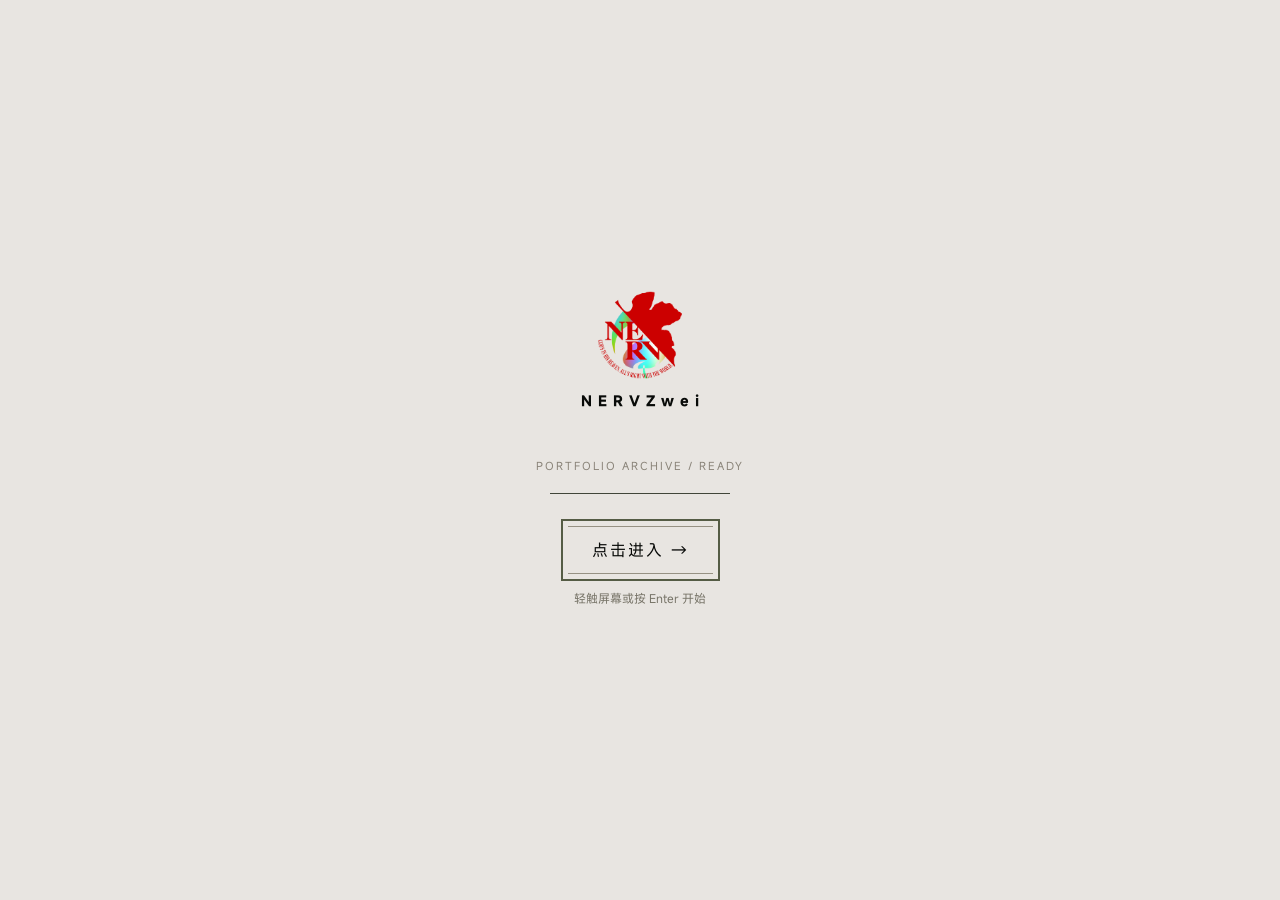
<file: index.html>
<!doctype html>
<html lang="zh-CN">
  <head>
    <meta charset="UTF-8" />
    <meta name="viewport" content="width=device-width, initial-scale=1.0, viewport-fit=cover" />
    <meta name="theme-color" content="#e8e5e1" />
    <meta name="mobile-web-app-capable" content="yes" />
    <meta name="apple-mobile-web-app-capable" content="yes" />
    <meta name="apple-mobile-web-app-status-bar-style" content="default" />
    <meta name="apple-mobile-web-app-title" content="NERVZwei" />
    <link rel="manifest" href="manifest.webmanifest" />
    <link rel="apple-touch-icon" sizes="180x180" href="icons/apple-touch-icon.png" />
    <meta
      name="description"
      content="NERVZwei — Design · Code · Media. 交互式三维个人作品终端。"
    />
    <title>NERVZwei · OS</title>
    <link rel="icon" type="image/png" href="favicon.png" />
    <script type="module" crossorigin src="./assets/index-B40Yzkuv.js"></script>
    <link rel="stylesheet" crossorigin href="./assets/index-DjBe850R.css">
  </head>
  <body>
    <main id="viewport"><div id="stage"></div></main>
  </body>
</html>
</file>
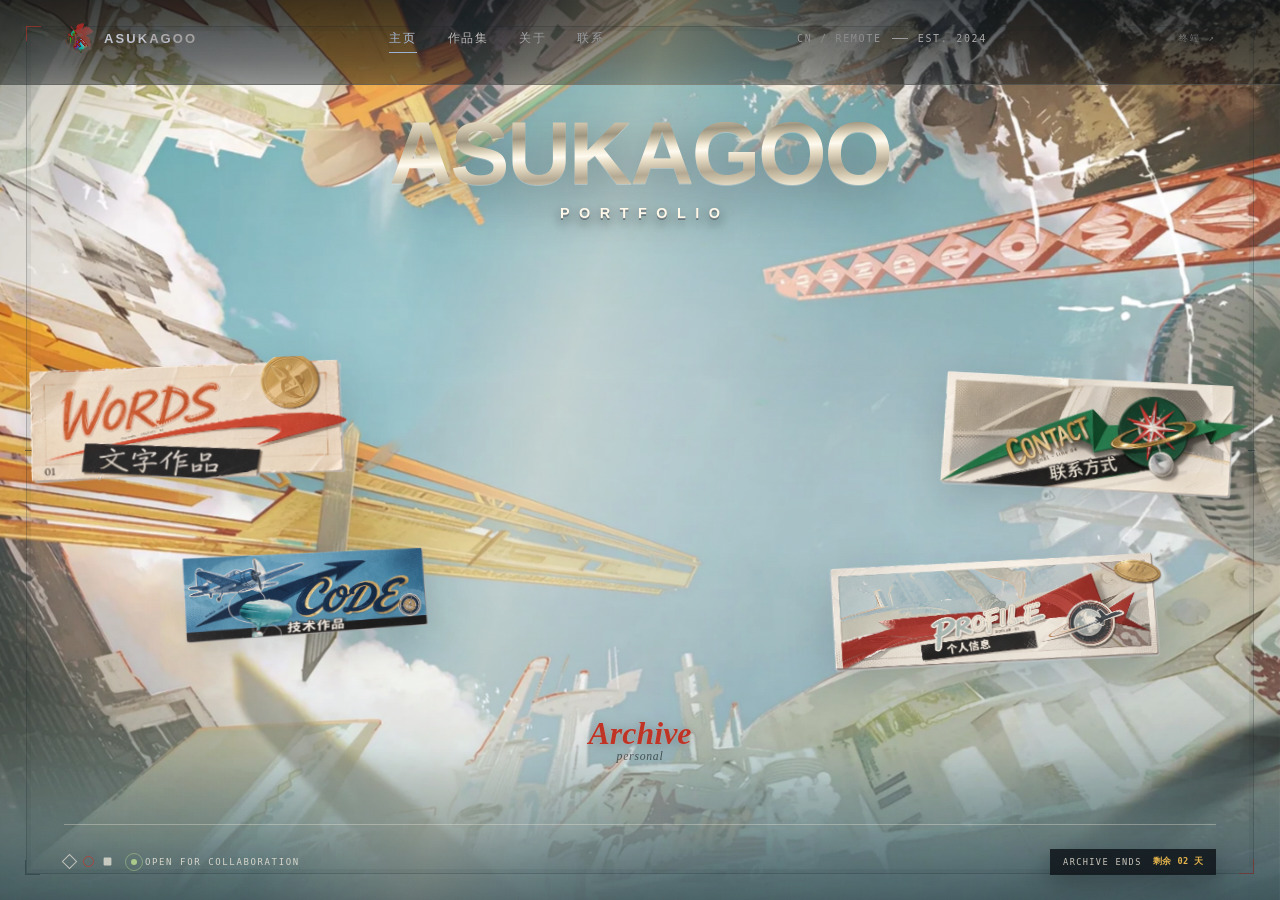
<file: site/index.html>
<!DOCTYPE html>
<html lang="zh-CN">
<head>
<meta charset="utf-8">
<meta name="viewport" content="width=device-width, initial-scale=1">
<title>NERVZwei-AsukaGoo</title>
<link rel="icon" href="assets/nerv-logo.png">
<link rel="stylesheet" href="https://miaoda.feishu.cn/fonts/css2?family=Anton&family=Unbounded:wght@300;400;600;800&family=Space+Mono:ital,wght@0,400;0,700;1,400&family=Cormorant+Garamond:ital,wght@0,400;0,600;1,400;1,600&family=Bodoni+Moda:ital,wght@0,400;0,600;1,400;1,600&family=Noto+Serif+SC:wght@300;400;600;900&family=Noto+Sans+SC:wght@300;400;500;700;900&display=swap">
<style>
:root{
  --f-sans:"Noto Sans SC","PingFang SC","Microsoft YaHei","Helvetica Neue",sans-serif;
  --f-serif-cn:"Noto Serif SC","Songti SC","SimSun","Times New Roman",serif;
  --f-anton:"Anton","Noto Sans SC","Arial Narrow",sans-serif;
  --f-uni:"Unbounded","Noto Sans SC",sans-serif;
  --f-mono:"Space Mono","Noto Sans SC",monospace;
  --f-corm:"Cormorant Garamond","Noto Serif SC",serif;
  --f-bodoni:"Bodoni Moda","Noto Serif SC",serif;
  --ease:cubic-bezier(.22,1,.36,1);
  --ease-io:cubic-bezier(.76,0,.24,1);
  --padx:clamp(20px,5vw,72px);
  --maxw:1320px;
  --grain:url("data:image/svg+xml,%3Csvg xmlns='http://www.w3.org/2000/svg' width='160' height='160'%3E%3Cfilter id='n'%3E%3CfeTurbulence type='fractalNoise' baseFrequency='.82' numOctaves='3' stitchTiles='stitch'/%3E%3C/filter%3E%3Crect width='160' height='160' filter='url(%23n)' opacity='.55'/%3E%3C/svg%3E");
}
*,*::before,*::after{box-sizing:border-box}
html{-webkit-text-size-adjust:100%; scroll-behavior:auto}
body{margin:0;font-family:var(--f-sans);background:#08090b;color:#efeae1;overflow-x:hidden;-webkit-font-smoothing:antialiased}
body[data-view="home"]{background:#9db9c2}
body[data-view="portfolio"]{background:#ece3d2}
body[data-view="writings"]{background:#e8ddc4}
body[data-view="art"]{background:#141327}
body[data-view="about"]{background:#f3f0e6}
body[data-view="contact"]{background:#0d0907}
a{color:inherit;text-decoration:none}
button{font:inherit;color:inherit;background:none;border:0;cursor:pointer}
img{display:block;max-width:100%}
:focus-visible{outline:2px solid currentColor;outline-offset:3px}
::selection{background:#d9813f;color:#0a0b0d}

/* ===== 导航 ===== */
.nav{
  position:sticky;top:0;z-index:120;height:76px;margin-bottom:-76px;
  display:flex;align-items:center;justify-content:space-between;gap:clamp(12px,3vw,40px);
  padding:0 var(--padx);
  color:#fff;mix-blend-mode:difference;
  font-family:var(--f-mono);font-size:12px;letter-spacing:.14em;text-transform:uppercase;
}
.nav .brand{display:flex;align-items:center;gap:10px;font-family:var(--f-uni);font-weight:600;font-size:13px;letter-spacing:.16em}
.brand-mark{width:30px;height:30px;flex:0 0 auto;mix-blend-mode:normal}
.brand-mark img{width:100%;height:100%;object-fit:contain;display:block}
.nav .brand-text{text-transform:none}
.nav-links{display:flex;align-items:center;gap:clamp(10px,2.4vw,34px)}
.nav-links a{position:relative;padding:8px 0;display:flex;align-items:baseline;gap:6px;opacity:.85;transition:opacity .3s ease}
.nav-links a:hover,.nav-links a[aria-current="page"]{opacity:1}
.nav-links a i{font-style:normal;font-size:9px;opacity:.7}
.nav-links a::after{content:"";position:absolute;left:0;right:0;bottom:2px;height:1px;background:currentColor;transform:scaleX(0);transform-origin:left;transition:transform .4s var(--ease)}
.nav-links a[aria-current="page"]::after,.nav-links a:hover::after{transform:scaleX(1)}
.nav-meta{display:flex;align-items:center;gap:10px;font-size:10px;opacity:.75}
.nav-meta .sep{width:16px;height:1px;background:currentColor;display:block}
@media (max-width:720px){
  .nav{height:64px;margin-bottom:-64px}
  .nav-links{gap:14px;font-size:10px;letter-spacing:.06em}
  .nav-links a i{display:none}
  .brand-text{display:none}
  .nav-meta{display:none}
}

/* ===== 自定义光标 ===== */
.cursor{position:fixed;left:0;top:0;width:34px;height:34px;margin:-17px 0 0 -17px;z-index:10001;pointer-events:none;mix-blend-mode:difference;opacity:0;transition:opacity .3s ease,width .3s var(--ease),height .3s var(--ease),margin .3s var(--ease)}
.cursor.on{opacity:1}
.cursor svg{width:100%;height:100%;display:block;transition:transform .45s var(--ease)}
.cursor.hot{width:56px;height:56px;margin:-28px 0 0 -28px}
.cursor.hot svg{transform:rotate(90deg)}
@media (hover:hover) and (pointer:fine){
  body.js-cursor,body.js-cursor *{cursor:none}
}
@media (hover:none),(pointer:coarse){.cursor{display:none}}

/* ===== 颗粒层 ===== */
.grain{position:fixed;inset:0;z-index:9999;pointer-events:none;background-image:var(--grain);background-size:160px 160px;opacity:.06;mix-blend-mode:overlay}

/* ===== 转场 ===== */
html.is-wiping{overflow:hidden}
/* ===== 档案交接转场（复刻终端 handoff）：墨板扩张 → 角框/标题/轨道环 → 遮板上移离场 ===== */
#hx{position:fixed;inset:0;z-index:9997;overflow:hidden;pointer-events:none;visibility:hidden}
#hx.on{visibility:visible;pointer-events:auto}
#hx .hx-sheet{position:absolute;overflow:hidden;background:#171813;color:#f2efe6;will-change:top,left,width,height,transform}
#hx .hx-grid{position:absolute;inset:0;opacity:0;
  background-image:
    repeating-linear-gradient(90deg,rgba(242,239,230,.055) 0 1px,transparent 1px 120px),
    repeating-linear-gradient(0deg,rgba(242,239,230,.035) 0 1px,transparent 1px 120px),
    radial-gradient(ellipse at 50% 46%,rgba(255,255,255,.05),transparent 62%)}
#hx .hx-frame{position:absolute;inset:34px;border:1px solid rgba(242,239,230,.16);opacity:0}
#hx .hx-frame::before,#hx .hx-frame::after{content:"";position:absolute;width:14px;height:14px;border:1px solid rgba(242,239,230,.5)}
#hx .hx-frame::before{left:-1px;top:-1px;border-right:0;border-bottom:0}
#hx .hx-frame::after{right:-1px;bottom:-1px;border-left:0;border-top:0}
#hx .hx-body{position:absolute;left:8vw;top:50%;width:min(720px,60vw);transform:translateY(-50%);opacity:0}
#hx .hx-kicker,#hx .hx-meta,#hx .hx-foot{display:flex;justify-content:space-between;gap:24px;font-size:10px;letter-spacing:.26em;text-transform:uppercase;color:rgba(242,239,230,.44)}
#hx .hx-kicker{display:block;opacity:0}
#hx .hx-title{margin:18px 0 0;font-size:42px;font-weight:300;line-height:1.1;letter-spacing:.01em;white-space:nowrap;clip-path:inset(0 100% 0 0)}
#hx .hx-cn{margin:12px 0 0;font-size:13px;letter-spacing:.12em;color:rgba(242,239,230,.6);opacity:0}
#hx .hx-rule{position:relative;height:1px;margin:34px 0 12px;background:rgba(242,239,230,.16);overflow:hidden}
#hx .hx-rule i{position:absolute;inset:0;background:rgba(242,239,230,.86);transform:scaleX(0);transform-origin:left center}
#hx .hx-meta{opacity:0}
#hx .hx-meta b{font-weight:500;color:rgba(242,239,230,.86)}
#hx .hx-orbit{position:absolute;right:8vw;top:50%;width:300px;height:300px;transform:translateY(-50%)}
#hx .hx-orbit circle{fill:none;stroke:rgba(242,239,230,.34);stroke-width:1}
#hx .hx-orbit .hx-outer{stroke-dasharray:955}
#hx .hx-orbit .hx-inner{stroke-dasharray:666;stroke:rgba(242,239,230,.18)}
#hx .hx-foot{position:absolute;left:56px;right:56px;bottom:16px;padding-top:12px;border-top:1px solid rgba(242,239,230,.12);opacity:0}
#hx .hx-foot b{font-weight:500;color:rgba(242,239,230,.86)}
@media(max-width:1100px){#hx .hx-orbit{display:none}#hx .hx-body{width:84vw;left:8vw}#hx .hx-title{font-size:30px}}
@media(max-width:640px){#hx .hx-frame{inset:16px}#hx .hx-title{font-size:22px;white-space:normal}#hx .hx-foot{left:16px;right:16px;flex-direction:column;gap:6px}}

/* ===== 转场公共 ===== */
#vb,#vc,#vd{position:fixed;inset:0;z-index:9997;overflow:hidden;visibility:hidden;pointer-events:none;--acc:#a67d48}
#vb.on,#vc.on,#vd.on{visibility:visible;pointer-events:auto}
.tx-kicker{font-family:var(--f-mono);font-size:10px;letter-spacing:.26em;text-transform:uppercase;color:rgba(242,239,230,.44);opacity:0}
.tx-title{margin:18px 0 0;font-family:var(--f-serif-cn);font-size:40px;font-weight:300;line-height:1.1;letter-spacing:.01em;color:#f2efe6;clip-path:inset(0 100% 0 0)}
.tx-cn{margin:12px 0 0;font-size:13px;letter-spacing:.12em;color:rgba(242,239,230,.6);opacity:0}
.tx-grid{position:absolute;inset:0;opacity:0;
  background-image:
    repeating-linear-gradient(90deg,rgba(242,239,230,.05) 0 1px,transparent 1px 96px),
    repeating-linear-gradient(0deg,rgba(242,239,230,.03) 0 1px,transparent 1px 96px),
    radial-gradient(ellipse at 50% 46%,rgba(255,255,255,.05),transparent 62%)}

/* ===== B · 卷宗扫描 Decryption：左右墨页合上 → 扫描线自上而下 → 横分离场 ===== */
#vb .vb-cover{position:absolute;top:0;bottom:0;width:50.5%;background:#171813;will-change:transform}
#vb .vb-l{left:0;transform:translateX(-101%)}
#vb .vb-r{right:0;transform:translateX(101%)}
#vb .vb-scan{position:absolute;left:0;right:0;top:0;height:1px;background:var(--acc);box-shadow:0 0 14px var(--acc);opacity:0}
#vb .vb-ticks{position:absolute;left:8vw;right:8vw;top:17%;height:1px;opacity:0;
  background:repeating-linear-gradient(90deg,rgba(242,239,230,.4) 0 1px,transparent 1px 24px)}
#vb .vb-ticks.b{top:auto;bottom:17%}
#vb .vb-no{position:absolute;right:8vw;top:17%;font-family:var(--f-mono);font-size:11px;letter-spacing:.2em;color:var(--acc);opacity:0}
#vb .vb-body{position:absolute;left:8vw;top:50%;width:min(680px,60vw);transform:translateY(-50%);color:#f2efe6}
#vb .vb-kicker{display:block}
#vb .vb-title{white-space:nowrap}
#vb .vb-rule{position:relative;height:1px;margin:30px 0 10px;background:rgba(242,239,230,.16);overflow:hidden}
#vb .vb-rule i{position:absolute;inset:0;background:var(--acc);transform:scaleX(0);transform-origin:left center}

/* ===== C · 对位分版 Register：左右对半套准 → 四角对位标记 → 横滑离场 ===== */
#vc .vc-half{position:absolute;top:0;bottom:0;width:51%;background:#171813;will-change:transform}
#vc .vc-l{left:0;transform:translateX(-101%)}
#vc .vc-r{right:0;transform:translateX(101%)}
#vc .vc-vline{position:absolute;left:50%;top:0;bottom:0;width:1px;background:rgba(242,239,230,.1);opacity:0}
#vc .vc-mark{position:absolute;width:18px;height:18px;border:1px solid var(--acc);opacity:0}
#vc .vc-tl{left:44px;top:44px;border-right:0;border-bottom:0}
#vc .vc-tr{right:44px;top:44px;border-left:0;border-bottom:0}
#vc .vc-bl{left:44px;bottom:44px;border-right:0;border-top:0}
#vc .vc-br{right:44px;bottom:44px;border-left:0;border-top:0}
#vc .vc-body{position:absolute;left:50%;top:50%;width:min(680px,72vw);transform:translate(-50%,-50%);text-align:center;color:#f2efe6}
#vc .vc-title{white-space:nowrap}
#vc .vc-rule{position:relative;height:1px;margin:30px auto 10px;width:min(360px,50vw);background:rgba(242,239,230,.16);overflow:hidden}
#vc .vc-rule i{position:absolute;inset:0;background:var(--acc);transform:scaleX(0);transform-origin:center center}

/* ===== D · 对焦表盘 Focus Dial：墨底 → 同心环描边 + 中心定标 → 环散场 ===== */
#vd .vd-mask{position:absolute;inset:0;background:#171813;opacity:0}
#vd .vd-dial{position:absolute;left:50%;top:50%;width:330px;height:330px;transform:translate(-50%,-50%)}
#vd .vd-dial circle{fill:none;stroke:rgba(242,239,230,.2);stroke-width:1}
#vd .vd-dial .vd-a{stroke:var(--acc);stroke-opacity:.85}
#vd .vd-body{position:absolute;left:50%;top:50%;transform:translate(-50%,-50%);text-align:center;color:#f2efe6;z-index:2}
#vd .vd-core{position:absolute;left:50%;top:50%;width:9px;height:9px;margin:-4.5px 0 0 -4.5px;background:var(--acc);border-radius:50%;opacity:0;z-index:1}
@media(max-width:1100px){.tx-title{font-size:30px}#vd .vd-dial{width:260px;height:260px}}
@media(max-width:640px){.tx-title{font-size:22px;white-space:normal}#vb .vb-body,#vc .vc-body,#vd .vd-body{width:82vw}#vb .vb-body{left:8vw}}


.nav-arc{background:none;border:0;font-family:var(--f-mono);font-size:9px;letter-spacing:.22em;color:inherit;opacity:.55;cursor:pointer;padding:0;text-transform:uppercase}
.nav-arc:hover{opacity:1;color:#c2352a}

/* ===== 首页：太空时代档案 ===== */
.view{display:none}
.view.is-active{display:block}
.view-home{position:relative;min-height:100svh;overflow:hidden;background:#9db9c2;color:#1b232b}
.hm-bg{position:fixed;inset:0;z-index:0;overflow:hidden}
.ho-plate{position:absolute;inset:-18%;transform:translateY(0) scale(1);will-change:transform}
.ho-poster{position:absolute;inset:0;width:100%;height:100%;object-fit:cover;object-position:center 44%}
.hm-bg::after{content:"";position:absolute;left:0;right:0;bottom:0;height:17%;pointer-events:none;
  background:linear-gradient(to top,rgba(12,28,34,.42) 0%,rgba(12,28,34,.16) 46%,rgba(12,28,34,0) 100%)}
.hm-bg{animation:liveDrift 34s ease-in-out infinite alternate}
@keyframes liveDrift{from{transform:scale(1) translateY(0)}to{transform:scale(1.035) translateY(-1.1%)}}
.ho-poster{filter:saturate(1.04) contrast(1.02);transform:translate3d(calc(var(--px,0) * 7px),calc(var(--py,0) * 4px + var(--sc,0) * -16px),0) scale(1.04)}
.plate-tilt{position:absolute;inset:0;transform:rotate(0deg) scale(.80);transform-origin:50% 46%;will-change:transform}
.sky-stack{position:absolute;inset:0;overflow:hidden;pointer-events:none}
.sky-slab{position:absolute;opacity:0;transition:opacity 1.6s var(--ease);pointer-events:none;
  background:url(assets/sky-slab.webp) no-repeat center/contain}
.sky-slab.main{width:58%;height:50%;right:-15%;bottom:-16%;transform:rotate(-11deg);
  filter:saturate(.94) brightness(.97) drop-shadow(0 30px 48px rgba(24,48,56,.22))}
.sky-slab.far-side{width:46%;height:38%;left:-13%;top:2%;transform:rotate(3deg) scaleX(-1);
  filter:blur(1.6px) saturate(.8) brightness(1.08)}
.plate-vig{position:absolute;inset:0;pointer-events:none;background:radial-gradient(ellipse 86% 82% at 50% 44%,rgba(0,0,0,0) 50%,rgba(10,32,40,.22) 100%);mix-blend-mode:multiply}
.sky-brush{position:absolute;inset:-6%;opacity:0;transition:opacity 1.8s var(--ease);pointer-events:none;
  background:url(assets/sky-brush.webp) no-repeat center/cover;mix-blend-mode:screen;
  animation:brushDrift 54s ease-in-out infinite alternate}
@keyframes brushDrift{from{transform:translate3d(-1.2%,.4%,0) scale(1)}to{transform:translate3d(1.8%,-1.4%,0) scale(1.03)}}
.sky-debris{position:absolute;width:13%;height:11%;left:21%;top:27%;opacity:0;transition:opacity 1.7s var(--ease);pointer-events:none;
  background:url(assets/sky-debris.webp) no-repeat center/contain;
  filter:drop-shadow(0 18px 28px rgba(24,48,56,.18));
  animation:debrisFloat 34s ease-in-out infinite alternate}
.sky-debris2{position:absolute;width:12%;height:10%;left:75%;top:32%;opacity:0;transition:opacity 1.9s var(--ease);pointer-events:none;
  background:url(assets/sky-debris.webp) no-repeat center/contain;
  filter:blur(.6px) drop-shadow(0 14px 22px rgba(24,48,56,.16));
  animation:debrisFloat2 46s ease-in-out infinite alternate}
@keyframes debrisFloat{from{transform:translate3d(0,0,0) rotate(-3deg)}to{transform:translate3d(2.2%,-2.6%,0) rotate(4deg)}}
@keyframes debrisFloat2{from{transform:translate3d(0,1%,0) rotate(2deg)}to{transform:translate3d(-2%,-2%,0) rotate(-3deg)}}
.sky-far{position:absolute;inset:-8%;opacity:0;transition:opacity 1.4s var(--ease);
  background:url(assets/sky-atompunk.webp) no-repeat center 74%/cover;
  filter:blur(3.6px) saturate(.46) brightness(1.16) contrast(.8);
  -webkit-mask-image:linear-gradient(to bottom,rgba(0,0,0,.35) 0%,#000 22%,#000 74%,rgba(0,0,0,.5) 100%);
  mask-image:linear-gradient(to bottom,rgba(0,0,0,.35) 0%,#000 22%,#000 74%,rgba(0,0,0,.5) 100%)}
.sky-stack.is-live .sky-far{opacity:.34}
.sky-stack.is-live .sky-clouds{opacity:.3}
.sky-stack.is-live .sky-slab.main{opacity:.94}
.sky-stack.is-live .sky-slab.far-side{opacity:.36}
.sky-stack.is-live .sky-brush{opacity:.42}
.sky-stack.is-live .sky-debris{opacity:.78}
.sky-stack.is-live .sky-debris2{opacity:.8}
.sky-stack.is-live .sky-floats{opacity:.6}
.sky-stack.is-live .sky-floats2{opacity:.45}
.sky-par{position:absolute;inset:0;will-change:transform}
.sky-par-a{transform:translate3d(calc(var(--px,0) * -14px),calc(var(--py,0) * -7px + var(--sc,0) * 30px),0)}
.sky-par-b{transform:translate3d(calc(var(--px,0) * -30px),calc(var(--py,0) * -15px + var(--sc,0) * 56px),0)}
.sky-clouds{position:absolute;inset:-10%;opacity:0;transition:opacity 1.2s var(--ease);
  background:url(assets/sky-clouds.webp) no-repeat center 96%/152% auto;
  -webkit-mask-image:linear-gradient(to top,rgba(0,0,0,0) 6%,#000 40%,rgba(0,0,0,0) 97%);
  mask-image:linear-gradient(to top,rgba(0,0,0,0) 6%,#000 40%,rgba(0,0,0,0) 97%);
  animation:cloudDrift 48s ease-in-out infinite alternate}
@keyframes cloudDrift{from{transform:translate3d(-2.4%,0,0) scale(1)}to{transform:translate3d(2.2%,-1.6%,0) scale(1.05)}}
.sky-floats{position:absolute;inset:-6%;opacity:0;transition:opacity 1.4s var(--ease);
  background:url(assets/sky-floats.webp) no-repeat 4% 90%/15% auto;
  filter:blur(.7px) saturate(.94) brightness(1.05);
  animation:floatDrift 64s ease-in-out infinite alternate}
.sky-floats2{position:absolute;inset:-6%;opacity:0;transition:opacity 1.6s var(--ease);
  background:url(assets/sky-floats.webp) no-repeat 88% 90%/12% auto;
  filter:blur(1.2px) saturate(.9) brightness(1.06);
  animation:floatDrift2 78s ease-in-out infinite alternate}
@keyframes floatDrift{from{transform:translate3d(-1.2%,0,0)}to{transform:translate3d(1.6%,-1.4%,0)}}
@keyframes floatDrift2{from{transform:translate3d(1.4%,.6%,0)}to{transform:translate3d(-1.8%,-1.2%,0) scale(1.02)}}
.ho-wash{position:absolute;inset:0;mix-blend-mode:soft-light;background:
  linear-gradient(180deg,rgba(9,26,34,.26) 0%,rgba(9,26,34,.06) 16%,rgba(9,26,34,0) 38%,rgba(28,26,14,.1) 64%,rgba(30,22,10,.42) 86%,rgba(24,18,10,.66) 100%),
  radial-gradient(64% 44% at 10% 92%,rgba(213,168,74,.24) 0%,rgba(213,168,74,0) 72%),
  radial-gradient(52% 40% at 92% 14%,rgba(198,132,58,.16) 0%,rgba(198,132,58,0) 70%),
  radial-gradient(120% 94% at 50% 44%,rgba(6,12,16,0) 45%,rgba(6,12,16,.34) 100%)}
.hm-top{position:absolute;left:0;right:0;top:0;height:clamp(70px,9.4vh,86px);pointer-events:none;
  background:linear-gradient(180deg,rgba(8,14,18,.74) 0%,rgba(8,14,18,.56) 72%,rgba(8,14,18,.44) 100%);
  border-bottom:1px solid rgba(255,248,232,.22)}
.hm-beam{position:absolute;inset:-12%;pointer-events:none;mix-blend-mode:screen;
  background:linear-gradient(106deg,transparent 36%,rgba(246,214,148,.34) 45%,rgba(255,244,214,.18) 50%,transparent 59%)}
.ho-tone{display:none}
.hm-frame{position:absolute;inset:clamp(10px,2.2vw,26px);border:1px solid rgba(24,38,45,.26);
  box-shadow:inset 0 0 0 4px rgba(20,34,41,.06)}
.hm-frame::before,.hm-frame::after{content:"";position:absolute;width:15px;height:15px;border:1px solid rgba(194,53,42,.6)}
.hm-frame::before{top:-1px;left:-1px;border-right:0;border-bottom:0}
.hm-frame::after{bottom:-1px;right:-1px;border-left:0;border-top:0}
.hm-ticks{position:absolute;inset:clamp(10px,2.2vw,26px);pointer-events:none}
.hm-ticks i{position:absolute;display:block;width:15px;height:15px;border:1px solid rgba(24,38,45,.42)}
.hm-ticks i:nth-child(1){top:-1px;right:-1px;border-left:0;border-bottom:0}
.hm-ticks i:nth-child(2){bottom:-1px;left:-1px;border-right:0;border-top:0}
.hm-ticks i:nth-child(3){top:50%;left:-1px;width:7px;height:1px;border:0;background:rgba(24,38,45,.5);margin-top:-.5px}
.hm-ticks i:nth-child(4){top:50%;right:-1px;width:7px;height:1px;border:0;background:rgba(24,38,45,.5);margin-top:-.5px}

.hm-inner{position:relative;z-index:2;min-height:100svh;display:flex;flex-direction:column;padding:clamp(86px,11.5vh,118px) var(--padx) clamp(24px,4vh,40px)}
.ho-head{position:relative;z-index:3}
.hm-eyebrow{display:flex;align-items:center;gap:10px;margin:0 0 clamp(10px,2vh,20px);font-family:var(--f-mono);font-size:10px;letter-spacing:.3em;color:rgba(21,34,41,.72);text-transform:uppercase}
.hm-dot{width:5px;height:5px;border-radius:50%;background:#c2352a;box-shadow:0 0 10px rgba(194,53,42,.55)}
.ho-title{margin:0;display:flex;align-items:baseline;gap:clamp(14px,2.4vw,34px);flex-wrap:wrap}
.hm-name{display:block;font-family:var(--f-uni);font-weight:800;font-size:clamp(2.15rem,11.2vw,10rem);line-height:.84;letter-spacing:-.05em;color:#f8f1e2;text-shadow:0 1px 0 #8d999d,0 2px 0 #6b797f,0 3px 0 #56646b,0 16px 34px rgba(4,10,14,.42),0 34px 76px rgba(4,10,14,.3)}
.hm-cn{display:inline-flex;align-items:center;gap:12px;font-family:var(--f-serif-cn);font-weight:400;font-size:clamp(.86rem,1.32vw,1.04rem);letter-spacing:.34em;color:#20303a;padding-bottom:.24em}
.hm-cn::before{content:"";width:clamp(24px,3.6vw,48px);height:1px;background:#d8b24a}

.ho-chips{position:relative;flex:1 1 auto;min-height:clamp(234px,33vh,410px);margin-top:clamp(12px,2.6vh,30px)}
.ho-chip{position:absolute;display:block;width:clamp(190px,15.4vw,240px);line-height:0;color:#1b232b;transform:rotate(var(--rot,0deg));transition:transform .5s var(--ease),filter .5s var(--ease);filter:drop-shadow(0 14px 22px rgba(10,22,26,.18))}
.ho-chip:hover{transform:rotate(calc(var(--rot,0deg) * .45)) translateY(-9px);filter:drop-shadow(0 22px 30px rgba(10,22,26,.26))}
.chip-img{display:block;width:100%;height:auto;user-select:none;pointer-events:none;animation:chipFloat 6s ease-in-out infinite;animation-delay:calc(var(--i,0) * -1.35s)}
.ho-chip:nth-child(2) .chip-img{animation-duration:7.2s}
.ho-chip:nth-child(3) .chip-img{animation-duration:5.4s}
.ho-chip:nth-child(4) .chip-img{animation-duration:6.6s}
@keyframes chipFloat{0%,100%{transform:translateY(0) rotate(0deg)}50%{transform:translateY(-6px) rotate(.7deg)}}
.ho-chip:hover .chip-img{animation-play-state:paused}
.ho-chip .chip-img{transition:transform .5s var(--ease)}
.chip-plate{position:relative;display:block;padding:14px 16px 13px 18px;background:linear-gradient(158deg,#fdf6e4 0%,#f2e5c7 56%,#e2d0a8 100%);clip-path:polygon(3% 0,100% 7%,96% 83%,0 100%);isolation:isolate}
.chip-plate::before{content:"";position:absolute;inset:0;z-index:0;background:repeating-linear-gradient(112deg,rgba(126,104,64,.1) 0 1px,rgba(126,104,64,0) 1px 9px)}
.chip-plate::after{content:"";position:absolute;inset:0;z-index:1;box-shadow:inset 0 0 0 1px rgba(198,178,134,.4);clip-path:inherit}
.chip-wedge{position:absolute;z-index:1;left:9%;right:4%;top:44%;height:19%;background:var(--accent,#cf5b22);
  clip-path:polygon(0 34%,84% 0,100% 50%,84% 100%,0 66%);opacity:.92}
.chip-wedge::after{content:"";position:absolute;left:0;right:12%;top:64%;height:1.5px;background:rgba(255,248,232,.5)}
.chip-in{position:relative;z-index:2;display:block}
.chip-en{display:block;font-family:var(--f-serif-cn);font-style:italic;font-weight:700;font-size:clamp(1.6rem,2.35vw,2.06rem);line-height:.94;letter-spacing:-.02em;color:var(--accent,#cf5b22);text-shadow:1.5px 0 0 #fff9ec,-1.5px 0 0 #fff9ec,0 1.5px 0 #fff9ec,0 -1.5px 0 #fff9ec,0 3px 5px rgba(46,34,14,.22);transform:rotate(-1.6deg)}
.chip-sub{display:block;margin:6px 0 0;font-family:var(--f-mono);font-size:7.5px;letter-spacing:.26em;color:#b23a2a;text-transform:uppercase}
.chip-cn{display:inline-block;margin:12px 0 0;padding:4px 12px 5px;background:rgba(26,23,19,.9);color:#fcf5e6;font-family:var(--f-serif-cn);font-weight:700;font-size:clamp(.92rem,1.12vw,1.04rem);letter-spacing:.1em;transform:rotate(-1.4deg)}
.chip-num{display:block;margin:7px 0 0;font-family:var(--f-mono);font-size:7px;letter-spacing:.2em;color:rgba(74,60,34,.62)}
.chip-ico{position:absolute;z-index:3;right:-9px;top:-13px;width:clamp(40px,3.6vw,50px);height:clamp(40px,3.6vw,50px);display:grid;place-items:center;background:#fbf4e4;border:1.5px solid var(--accent,#cf5b22);border-radius:50% / 46%;transform:rotate(8deg);box-shadow:0 5px 12px rgba(30,26,18,.18),inset 0 0 0 3px rgba(255,255,255,.7)}
.c-word{--accent:#cf5b22;left:-1%;top:3%}
.c-code{--accent:#2f6b4f;left:7%;bottom:4%}
.c-person{--accent:#b8392c;right:2%;bottom:1%}
.c-contact{--accent:#2b6a86;right:-1%;top:1%}

.hm-deadline{display:inline-flex;align-items:center;gap:9px;padding:6px 13px 6px 11px;background:#bf3625;color:#fdf6e6;
  clip-path:polygon(9px 0,100% 0,100% 100%,0 100%);font-family:var(--f-mono);font-size:8.5px;letter-spacing:.2em;text-transform:uppercase;
  box-shadow:0 8px 18px rgba(40,14,8,.24)}
.hm-deadline b{font-weight:600;opacity:.92}
.hm-deadline span{padding-left:10px;border-left:1px solid rgba(253,246,230,.32);font-weight:600}
.hm-foot-right{display:flex;align-items:center;gap:14px;flex-wrap:wrap;justify-content:flex-end}

/* ===== 摆布复刻：标题居中压在画面上部，四卡分钉四角 ===== */
.hm-inner{display:block;padding:0}
.ho-head{position:absolute;z-index:2;left:0;right:0;top:clamp(92px,12.4vh,116px);text-align:center;pointer-events:none}
.hm-eyebrow{display:none}
.ho-title{justify-content:center;flex-direction:column;align-items:center;gap:0}
.hm-name{font-size:clamp(2.2rem,6.9vw,7.6rem);line-height:.94;letter-spacing:-.026em;
  color:transparent;background-image:linear-gradient(177deg,#fbf6e6 0%,#f2e7ce 8%,#cdc2aa 20%,#9d947f 31%,#cabfa6 38%,#f4ecd8 45%,#fefaf0 50%,#e7dcc4 57%,#b3a892 70%,#cfc4ab 78%,#eee6d2 86%,#fdf8ea 100%);
  -webkit-background-clip:text;background-clip:text;text-shadow:none;
  filter:drop-shadow(0 1px 0 rgba(255,255,255,.28)) drop-shadow(0 12px 26px rgba(4,10,14,.42))}
.hm-sub{position:relative;z-index:1;margin:clamp(4px,1.2vh,12px) 0 0;font-family:var(--f-uni);font-weight:600;
  font-size:clamp(.6rem,1.24vw,.9rem);letter-spacing:.66em;text-indent:.66em;color:#fff8e9;text-transform:uppercase;
  text-shadow:0 1px 0 #7e8b91,0 2px 0 #66757c,0 5px 12px rgba(6,12,16,.62),0 10px 26px rgba(6,12,16,.5)}
.ho-title .hm-cn{display:none}

.ho-chips{position:absolute;z-index:3;inset:0;min-height:0;margin:0}
.c-word{left:2.2%;top:40%;width:clamp(214px,25vw,382px)}
.c-code{left:14.4%;top:61%;width:clamp(176px,19.2vw,292px)}
.c-contact{right:2.4%;top:42%;width:clamp(206px,24vw,368px)}
.c-person{right:9.4%;top:61%;width:clamp(232px,26vw,400px)}

.hm-plaque{position:absolute;z-index:3;left:50%;bottom:clamp(92px,15.2vh,146px);transform:translateX(-50%);text-align:center;pointer-events:none}
.hm-plaque-script{display:block;font-family:var(--f-corm);font-style:italic;font-weight:600;font-size:clamp(1.42rem,2.5vw,2.04rem);line-height:1;color:#bf3325;
  text-shadow:0 2px 12px rgba(22,10,6,.34),0 0 1px rgba(255,248,232,.5)}
.hm-plaque-tiny{display:block;margin-top:1px;font-family:var(--f-corm);font-style:italic;font-weight:500;font-size:clamp(.68rem,.92vw,.84rem);letter-spacing:.06em;color:rgba(24,30,32,.66)}
.hm-plaque .hm-cn{display:inline-block;margin-top:9px;padding:5px 18px 6px;background:rgba(20,19,16,.9);color:#fcf5e6;
  font-family:var(--f-serif-cn);font-weight:700;font-size:clamp(.88rem,1.08vw,1rem);letter-spacing:.18em;transform:none}
.hm-plaque .hm-cn::before{display:none}

.hm-foot{position:absolute;z-index:4;left:var(--padx);right:var(--padx);bottom:clamp(16px,2.8vh,30px);
  display:grid;grid-template-columns:auto 1fr auto;align-items:center;gap:clamp(12px,2vw,28px);padding-top:11px;border-top:1px solid rgba(240,234,220,.28)}
.hm-foot-left{display:flex;align-items:center;gap:clamp(10px,1.4vw,18px);min-width:0}
.hm-hud{display:flex;align-items:center;gap:8px}
.hm-hud i{display:block;width:11px;height:11px;border:1px solid rgba(243,236,222,.66);transform:rotate(45deg)}
.hm-hud i:nth-child(2){transform:none;border-radius:50%;border-color:rgba(194,53,42,.7)}
.hm-hud i:nth-child(3){border:0;background:rgba(243,236,222,.72);clip-path:polygon(50% 0,100% 50%,50% 100%,0 50%)}
.hm-status{font-size:9px;letter-spacing:.18em;white-space:nowrap}
.hm-coord{position:static;margin:0;text-align:center;font-size:7.2px;letter-spacing:.28em;color:rgba(243,236,222,.72);text-transform:uppercase}
.hm-count{display:flex;align-items:center;gap:11px;padding:7px 12px 7px 13px;background:rgba(13,19,23,.84);color:#f3ecde;
  font-family:var(--f-mono);font-size:8.6px;letter-spacing:.16em;text-transform:uppercase;box-shadow:0 10px 24px rgba(6,12,16,.3)}
.hm-count b{font-weight:500;opacity:.8}
.hm-count span{font-weight:700;color:#e6b44c;letter-spacing:.06em}

.hm-foot{display:flex;align-items:center;justify-content:space-between;gap:16px;padding-top:clamp(14px,2.6vh,24px);border-top:1px solid rgba(240,234,220,.34);font-family:var(--f-mono);font-size:9.5px;letter-spacing:.2em;color:rgba(243,236,222,.8);text-transform:uppercase}
.hm-status{display:flex;align-items:center;gap:8px}
.pulse{width:6px;height:6px;border-radius:50%;background:#a8c98a;position:relative}
.pulse::after{content:"";position:absolute;inset:-6px;border:1px solid rgba(168,201,138,.55);border-radius:50%;animation:pulse 2.6s var(--ease) infinite}
@keyframes pulse{0%{transform:scale(.6);opacity:.9}70%{transform:scale(1.4);opacity:0}100%{opacity:0}}
.hm-coord{display:none}


/* 开场：过场帧 → 曝光升起 → 上摇 → 白晕 → 玻璃径环＋飘带扩张成孔径 → 揭示 UI */
.ho-cover{position:fixed;inset:0;z-index:130;pointer-events:none;background:#05080a;overflow:hidden}
.ho-cover-img{display:block;position:absolute;inset:0;width:100%;height:100%;object-fit:cover;object-position:center 56%;filter:contrast(1.12) saturate(.96) brightness(.8)}
.ho-cover-veil{position:absolute;inset:0;background:#05080a;opacity:1}
.ho-bar{position:absolute;left:0;right:0;height:0;background:#05080a;z-index:6}
.ho-bar-top{top:0}
.ho-bar-bottom{bottom:0}

.ho-grade{position:absolute;inset:0;z-index:1;pointer-events:none;mix-blend-mode:multiply;
  background:linear-gradient(168deg,rgba(14,60,66,.40) 0%,rgba(18,56,58,.32) 46%,rgba(104,84,56,.26) 100%)}
.ho-vig{position:absolute;inset:0;z-index:2;pointer-events:none;
  background:radial-gradient(ellipse 78% 76% at 50% 46%,rgba(0,0,0,0) 44%,rgba(4,15,17,.46) 100%)}
.ho-haze{position:absolute;inset:0;z-index:2;pointer-events:none;mix-blend-mode:screen;opacity:0;
  background:radial-gradient(118% 86% at 50% 40%, rgba(201,238,242,.82) 0%, rgba(196,232,238,.46) 44%, rgba(252,247,233,.16) 76%, rgba(255,255,255,0) 100%)}
body.ho-intro .ho-haze{animation:hazeIn 1.15s cubic-bezier(.3,.1,.4,1) 1.18s both}
@keyframes hazeIn{0%{opacity:0}26%{opacity:.52}54%{opacity:.42}100%{opacity:.18}}
.ho-bloom{position:absolute;inset:0;z-index:4;opacity:0;transform:scale(.55);
  background:radial-gradient(circle at 52% 46%,rgba(255,253,244,.95) 0%,rgba(255,250,236,.58) 28%,rgba(255,247,230,.16) 48%,rgba(255,246,228,0) 64%)}

.ho-rings{position:absolute;left:50%;top:50%;width:0;height:0;z-index:4;opacity:0;transform-origin:50% 50%}
.ho-rings span{position:absolute;left:0;top:0;transform:translate(-50%,-50%);border-radius:50%;border-style:solid}
.ho-rings .r1{width:52vmax;height:52vmax;border-width:22px;border-color:rgba(206,236,234,.26);
  box-shadow:0 0 5vmax rgba(216,242,240,.26) inset,0 0 3vmax rgba(216,242,240,.16)}
.ho-rings .r2{width:34vmax;height:34vmax;border-width:11px;border-color:rgba(232,244,240,.22)}
.ho-rings .r3{width:20vmax;height:20vmax;border-width:3px;border-color:rgba(246,250,246,.5)}
.ho-rings .r4{width:52vmax;height:52vmax;border-width:9px;border-color:transparent transparent rgba(223,180,84,.55) rgba(223,180,84,.55)}

.ho-sweep{position:absolute;left:50%;top:50%;width:190vmax;height:30vh;z-index:3;opacity:0;transform-origin:50% 50%;mix-blend-mode:screen;
  background:linear-gradient(90deg,rgba(214,168,66,0) 0%,rgba(214,168,66,.26) 26%,rgba(240,200,108,.46) 50%,rgba(214,168,66,.24) 74%,rgba(214,168,66,0) 100%);
  -webkit-mask-image:radial-gradient(60% 42% at 50% 50%,#000 0%,rgba(0,0,0,.55) 46%,transparent 78%);
  mask-image:radial-gradient(60% 42% at 50% 50%,#000 0%,rgba(0,0,0,.55) 46%,transparent 78%)}

.ho-line{position:absolute;left:0;right:0;top:19.5%;z-index:5;margin:0;text-align:center;opacity:0;
  font-family:var(--f-corm);font-style:italic;font-weight:600;font-size:clamp(26px,4.5vw,58px);letter-spacing:.01em;
  color:#e4b84f;text-shadow:0 3px 20px rgba(24,18,10,.4),0 0 2px rgba(255,246,220,.45);transform:rotate(-2.4deg)}
.ho-line b{font-style:normal;letter-spacing:.14em;opacity:.9}

.ho-stamp{position:absolute;left:0;right:0;bottom:calc(12vh + 24px);z-index:5;display:flex;justify-content:center;align-items:center;gap:13px;opacity:0;
  font-family:var(--f-mono);font-size:8.5px;letter-spacing:.36em;text-transform:uppercase;color:rgba(242,235,219,.64)}
.ho-stamp i{width:22px;height:1px;background:rgba(242,235,219,.4)}

@property --ir{syntax:'<length>';inherits:false;initial-value:0vmax}
body.ho-intro .ho-cover{
  -webkit-mask-image:radial-gradient(circle at 50% 52%, transparent 0 var(--ir), #000 calc(var(--ir) + 3px));
  mask-image:radial-gradient(circle at 50% 52%, transparent 0 var(--ir), #000 calc(var(--ir) + 3px));
  animation:coverIris .6s cubic-bezier(.34,.02,.2,1) 2.72s forwards;
}
@keyframes coverIris{
  0%{--ir:0vmax;opacity:1}
  62%{opacity:1}
  100%{--ir:70vmax;opacity:0}
}
.ho-tint{position:fixed;inset:0;z-index:129;pointer-events:none;opacity:1;mix-blend-mode:multiply;
  background:linear-gradient(168deg,rgba(13,58,63,.36) 0%,rgba(19,57,59,.28) 52%,rgba(108,88,58,.22) 100%)}
.ho-iris{position:absolute;left:50%;top:52%;width:0;height:0;transform:translate(-50%,-50%);border-radius:50%;border:3px solid rgba(255,250,238,.8);opacity:0;pointer-events:none;z-index:5;
  box-shadow:0 0 3vmax rgba(244,226,178,.35) inset}
body.ho-intro .ho-iris{animation:irisRing .68s cubic-bezier(.34,.02,.2,1) 2.70s forwards}
@keyframes irisRing{
  0%{width:0;height:0;opacity:.85;border-width:5px}
  50%{opacity:.6}
  100%{width:74vmax;height:74vmax;opacity:0;border-width:1.5px}
}

body.ho-intro .ho-cover-veil{animation:coverVeil .54s cubic-bezier(.32,.02,.24,1) .34s both}
@keyframes coverVeil{from{opacity:1}to{opacity:0}}
/* 开场背景为静音视频（home-intro.mp4），画面运动由视频自身提供，不再叠加图片上下 Ken Burns 运镜 */
body.ho-intro .ho-bar-top,body.ho-intro .ho-bar-bottom{animation:barsRun 3.5s cubic-bezier(.24,.02,.2,1) .50s both}
@keyframes barsRun{
  0%{height:0}
  3%{height:1.4vh}
  16%{height:7.4vh}
  30%{height:11.4vh}
  80%{height:11.4vh}
  100%{height:0}
}

body.ho-intro .ho-bloom{animation:bloomPop .86s cubic-bezier(.22,.6,.3,1) 1.60s both}
@keyframes bloomPop{
  0%{opacity:0;transform:scale(.62)}
  30%{opacity:.5;transform:scale(1.05)}
  64%{opacity:.22;transform:scale(1.46)}
  100%{opacity:0;transform:scale(1.9)}
}
body.ho-intro .ho-rings{animation:ringsUp 1.85s cubic-bezier(.3,.02,.2,1) 1.80s both}
body.ho-intro .ho-tint{animation:tintLift 1.05s cubic-bezier(.36,.05,.26,1) 2.94s both}
@keyframes tintLift{from{opacity:1}to{opacity:0}}
@keyframes ringsUp{
  0%{opacity:0;transform:scale(.46) rotate(8deg)}
  14%{opacity:.9}
  66%{opacity:.66;transform:scale(1.16) rotate(-8deg)}
  100%{opacity:0;transform:scale(2.05) rotate(-19deg)}
}
body.ho-intro .ho-sweep{animation:sweepGo 1.15s cubic-bezier(.44,.05,.2,1) 1.94s both}
@keyframes sweepGo{
  0%{opacity:0;transform:rotate(-14deg) translateX(-56%)}
  22%{opacity:.8}
  100%{opacity:0;transform:rotate(-14deg) translateX(56%)}
}
body.ho-intro .ho-line{animation:lineWrite .92s cubic-bezier(.32,.02,.2,1) 1.97s both}
@keyframes lineWrite{
  0%{opacity:0;clip-path:inset(0 100% 0 0);transform:rotate(-2.4deg) translateY(9px)}
  12%{opacity:1}
  76%{clip-path:inset(0 -3% 0 0)}
  100%{opacity:1;clip-path:inset(0 -3% 0 0);transform:rotate(-2.4deg) translateY(0)}
}
body.ho-intro .ho-stamp{animation:stampIn 1.1s var(--ease) 2.06s both}
@keyframes stampIn{
  0%{opacity:0;letter-spacing:.52em}
  26%{opacity:.72}
  100%{opacity:.6;letter-spacing:.36em}
}


/* 开场：黑场 → 曝光阶跃 → 上摇 → 白闪 */
.ho-boot{position:fixed;inset:0;z-index:131;background:#05080a;pointer-events:none}
.ho-flash{position:fixed;inset:0;z-index:132;background:#fff;opacity:0;pointer-events:none}
body.ho-intro .ho-boot{animation:bootLift .64s cubic-bezier(.4,0,.5,1) both}
@keyframes bootLift{0%{opacity:1}56%{opacity:1}100%{opacity:0}}
body.ho-intro .ho-flash{animation:hoFlash .34s cubic-bezier(.3,.1,.4,1) 3.00s both}
@keyframes hoFlash{0%{opacity:0}16%{opacity:.3}100%{opacity:0}}
body.ho-intro .ho-plate{animation:craneUp 3.95s cubic-bezier(.3,.12,.24,1) .48s both}
@keyframes craneUp{
  0%{transform:translateY(-9%) scale(1.12);filter:brightness(.24) saturate(.62)}
  34%{filter:brightness(.96) saturate(.96)}
  62%{transform:translateY(-2.4%) scale(1.06);filter:brightness(1.02) saturate(1)}
  100%{transform:translateY(0) scale(1.005);filter:brightness(1) saturate(.99)}
}
body.ho-intro .ho-head{animation:uiRise .95s cubic-bezier(.2,.7,.24,1) 3.36s both}
body.ho-intro .nav{animation:uiDrop .8s cubic-bezier(.2,.7,.24,1) 3.24s both}
body.ho-intro .hm-top,body.ho-intro .hm-frame,body.ho-intro .hm-ticks{animation:hudIn .8s ease-out 3.24s both}
body.ho-intro .hm-plaque{animation:plaqueIn .85s cubic-bezier(.2,.7,.24,1) 3.70s both}
body.ho-intro .hm-foot{animation:uiRise .85s cubic-bezier(.2,.7,.24,1) 3.56s both}
@keyframes uiRise{from{opacity:0;transform:translateY(16px)}to{opacity:1;transform:translateY(0)}}
@keyframes uiDrop{from{opacity:0;transform:translateY(-12px)}to{opacity:1;transform:translateY(0)}}
@keyframes hudIn{from{opacity:0}to{opacity:1}}
@keyframes plaqueIn{from{opacity:0;transform:translateX(-50%) translateY(12px)}to{opacity:1;transform:translateX(-50%)}}
body.ho-intro .ho-chip{animation:chipIn .82s cubic-bezier(.18,.72,.22,1) both;animation-delay:calc(3.30s + var(--i,0) * .062s)}
@keyframes chipIn{from{opacity:0;transform:rotate(var(--rot,0deg)) translateY(28px) scale(.95)}to{opacity:1;transform:rotate(var(--rot,0deg)) translateY(0) scale(1)}}

@media (max-width:900px){
  .hm-inner{display:flex;flex-direction:column;padding:clamp(86px,11.5vh,118px) var(--padx) clamp(24px,4vh,40px)}
  .ho-head{position:static;margin:0}
  .hm-name{font-size:clamp(2rem,12vw,4.2rem)}
  .hm-sub{font-size:.66rem;letter-spacing:.42em;text-indent:.42em}
  .ho-chips{position:static;display:grid;grid-template-columns:1fr 1fr;gap:12px;min-height:0;margin-top:22px}
  .ho-chip{position:static;width:auto !important;height:auto !important;transform:none}
  .chip-img{width:100%;height:auto;animation:none}
  .hm-plaque{position:static;transform:none;margin:20px auto 4px;order:0}
  .hm-foot{position:static;margin:18px 0 0;grid-template-columns:1fr;gap:10px;justify-items:start}
  .hm-coord{display:none}
  .hm-count{align-self:stretch;justify-content:space-between}
}
@media (max-width:720px){
  .ho-chips{grid-template-columns:1fr}
}
@media (prefers-reduced-motion:reduce){
  .ho-plate,.ho-chip,.chip-img{animation:none !important}
  .pulse::after{animation:none}
  *{scroll-behavior:auto !important}
}

/* ============================================================
   五内页：2.0「索引与展陈」版式
   （首页 .hm/.ho 系列样式完全不动；本段只作用于五个内页视图）
   ============================================================ */

/* ---------- 02 作品集：构成主义 ---------- */
.view-portfolio{background:#ece3d2;color:#1B1613}
.con{position:relative;overflow:hidden;min-height:100svh;padding:0 var(--padx) clamp(56px,8vh,96px);background:#ece3d2}
.con-decor{position:absolute;inset:0;z-index:0;pointer-events:none;overflow:hidden}
.con-bg{position:absolute;inset:0;width:100%;height:100%;object-fit:cover;pointer-events:none;z-index:0}
.con-bg-veil{position:absolute;inset:0;z-index:1;pointer-events:none;opacity:var(--veil-p,1);
  background:linear-gradient(180deg,rgba(236,227,210,.82) 0%,rgba(236,227,210,.90) 32%,rgba(236,227,210,.95) 100%)}
.con-block{position:absolute;top:64px;right:-8%;width:min(33vw,470px);height:min(25vw,290px);
  background:#cf3b24;transform:rotate(-8deg);opacity:.10}
.con-inner{position:relative;z-index:2;max-width:1240px;margin:0 auto}

.con-head{display:grid;grid-template-columns:minmax(0,1fr) auto;align-items:end;
  gap:clamp(16px,3vw,40px);padding:clamp(96px,11vh,124px) 0 clamp(22px,2.6vw,34px);font-family:var(--f-mono)}
.con-no{font-family:var(--f-uni);font-weight:800;font-size:clamp(40px,5.4vw,72px);
  line-height:.84;letter-spacing:-.05em;color:#cf3b24}
.con-k{margin:0 0 6px;font-size:11px;letter-spacing:.2em;text-transform:uppercase;color:#786D5E}
.con-h{margin:0;font-family:var(--f-serif-cn);font-weight:700;font-size:clamp(30px,4.2vw,56px);
  line-height:1.08;letter-spacing:.02em;color:#1B1613}
.con-meta{display:flex;flex-direction:column;gap:5px;align-items:flex-end;text-align:right;
  font-size:10px;letter-spacing:.16em;text-transform:uppercase;color:#786D5E;padding-bottom:4px}

.con-body{display:block;margin-top:clamp(20px,2.6vw,32px)}
.con-lede{margin:0;max-width:none;font-size:clamp(16.5px,1.14vw,19px);
  line-height:1.76;color:#3E362D;font-weight:400}
.con-lede strong{font-weight:700;color:#1B1613}

.con-row{display:grid;grid-template-columns:minmax(0,.9fr) minmax(0,2.1fr);
  gap:clamp(24px,3.4vw,52px);align-items:start;margin-top:clamp(28px,3.6vw,46px)}
.con-aside{min-width:0}
.con-note{margin:0;max-width:none;font-size:14.5px;line-height:1.82;color:#4A4239}
.con-note b{display:block;margin-bottom:7px;font-family:var(--f-mono);font-size:9.5px;
  letter-spacing:.2em;color:#cf3b24;text-transform:uppercase;font-weight:400}
.con-stamp{display:inline-flex;align-items:center;gap:8px;margin-top:20px;padding:6px 11px;
  border:1px solid rgba(18,17,15,.42);font-family:var(--f-mono);font-size:9px;
  letter-spacing:.16em;transform:rotate(-2deg);text-transform:uppercase;color:#1B1613}

.con-cats{display:grid;grid-template-columns:repeat(2,minmax(0,1fr));gap:clamp(14px,2vw,26px);margin:0}
.con-cat{position:relative;display:flex;flex-direction:column;gap:12px;overflow:hidden;
  padding:clamp(18px,2.2vw,28px);background:rgba(246,241,232,.92);border:1px solid rgba(18,17,15,.16);
  transition:transform .5s var(--ease),background .4s ease,border-color .4s ease,box-shadow .5s var(--ease)}
.con-cat::before{content:"";position:absolute;left:0;top:0;width:0;height:3px;background:#cf3b24;
  transition:width .55s var(--ease)}
.con-cat:hover{background:#F6F1E8;border-color:rgba(18,17,15,.26);transform:translateY(-4px);
  box-shadow:0 26px 48px -34px rgba(18,17,15,.55)}
.con-cat:hover::before{width:100%}
.con-cat-top{display:flex;align-items:baseline;justify-content:space-between;gap:10px;
  font-family:var(--f-mono);font-size:9.5px;letter-spacing:.16em;text-transform:uppercase;color:#786D5E}
.con-cat h3{margin:0;font-family:var(--f-serif-cn);font-weight:700;
  font-size:clamp(21px,2.3vw,29px);line-height:1.2;letter-spacing:.02em;color:#1B1613}
.con-cat p{margin:0;font-size:13.5px;line-height:1.72;color:#4A4239}
.con-cat-go{margin-top:auto;padding-top:8px;display:flex;align-items:center;gap:8px;
  font-family:var(--f-mono);font-size:11.5px;letter-spacing:.04em;color:#786D5E;transition:color .3s}
.con-cat-go svg{width:24px;height:8px;transition:transform .45s var(--ease)}
.con-cat:hover .con-cat-go{color:#cf3b24}
.con-cat:hover .con-cat-go svg{transform:translateX(6px)}

.con-index{margin:clamp(36px,5vw,66px) 0 0}
.con-index-h{display:grid;grid-template-columns:80px minmax(0,1fr) 100px;gap:clamp(12px,2vw,22px);
  align-items:baseline;padding-bottom:10px;border-bottom:1px solid rgba(18,17,15,.3);
  font-family:var(--f-mono);font-size:9.5px;letter-spacing:.18em;text-transform:uppercase;color:#786D5E}
.con-index-h span:nth-child(3){text-align:right}
.con-list{list-style:none;margin:0;padding:0}
.con-list li{border-bottom:1px solid rgba(18,17,15,.12)}
.con-list li a{display:grid;grid-template-columns:80px minmax(0,1fr) 100px;gap:clamp(12px,2vw,22px);
  align-items:baseline;padding:15px 0 16px;transition:padding .4s var(--ease),background .3s ease}
.con-list .yr{font-family:var(--f-mono);font-size:11.5px;letter-spacing:.08em;color:#786D5E}
.con-list .ti{font-size:15px;line-height:1.5;letter-spacing:.01em;color:#1B1613;font-weight:500;transition:color .3s}
.con-list .ty{font-family:var(--f-mono);font-size:10px;letter-spacing:.12em;color:#786D5E;text-transform:uppercase;text-align:right}
.con-list li a:hover{padding-left:10px;background:rgba(207,59,36,.05)}
.con-list li a:hover .ti{color:#cf3b24}
@media (max-width:980px){
  .con-head{grid-template-columns:minmax(0,1fr);gap:14px;padding-top:clamp(64px,9vh,96px)}
  .con-meta{display:none}
  .con-row{grid-template-columns:1fr;gap:22px}
  .con-aside{display:flex;flex-direction:column;align-items:flex-start}
  .con-cats{grid-template-columns:1fr}
  .con-block{display:none}
  .con-stamp{margin-top:14px}
}
@media (max-width:620px){
  .con-no{font-size:34px}
  .con-h{font-size:26px}
  .con-index-h,.con-list li a{grid-template-columns:56px minmax(0,1fr) 66px;gap:10px}
  .con-list .ti{font-size:13.5px}
  .con-list .ty{font-size:9px}
}

/* ---------- 03 著作：新艺术运动 ---------- */
.view-writings{background:#e8ddc4;color:#2A2519}
.nv{position:relative;min-height:100svh;overflow:hidden;padding:0 var(--padx) clamp(52px,8vh,92px);background:#e8ddc4}
.nv::before{content:"";position:absolute;inset:0;pointer-events:none;background:
  radial-gradient(64% 46% at 50% -4%,rgba(255,251,236,.62),rgba(255,251,236,0) 72%),
  radial-gradient(48% 52% at 92% 92%,rgba(109,122,84,.10),rgba(109,122,84,0) 70%),
  radial-gradient(46% 46% at 6% 82%,rgba(192,140,138,.08),rgba(192,140,138,0) 70%)}
.nv::after{content:"";position:absolute;inset:clamp(10px,1.4vw,18px);
  border:1px solid rgba(168,131,74,.26);pointer-events:none}
.nv-bg{position:absolute;inset:0;width:100%;height:100%;object-fit:cover;pointer-events:none;z-index:0}
.nv-bg-veil{position:absolute;inset:0;z-index:1;pointer-events:none;opacity:var(--veil-w,1);
  background:linear-gradient(180deg,rgba(232,221,196,.86) 0%,rgba(232,221,196,.92) 42%,rgba(232,221,196,.95) 100%)}
.nv::before,.nv::after{z-index:1}

.nv-head{position:relative;z-index:2;display:grid;grid-template-columns:minmax(0,1fr) auto;
  align-items:end;gap:clamp(16px,3vw,40px);max-width:1240px;margin:0 auto;
  padding:clamp(96px,11vh,124px) 0 clamp(22px,2.6vw,34px);font-family:var(--f-mono)}
.nv-no{font-family:var(--f-uni);font-weight:800;font-size:clamp(40px,5.4vw,72px);
  line-height:.84;letter-spacing:-.05em;color:#a8834a}
.nv-k{margin:0 0 6px;font-size:11px;letter-spacing:.2em;text-transform:uppercase;color:#8A7B52}
.nv-title{margin:0;font-family:var(--f-serif-cn);font-weight:700;
  font-size:clamp(28px,3.8vw,52px);line-height:1.14;letter-spacing:.05em;color:#2A2519}
.nv-title-lat{display:block;font-family:var(--f-corm);font-style:italic;font-weight:400;
  font-size:clamp(17px,2vw,24px);letter-spacing:.02em;color:#a8834a;margin-bottom:.06em}
.nv-meta-h{display:flex;flex-direction:column;gap:5px;align-items:flex-end;text-align:right;
  font-size:10px;letter-spacing:.16em;text-transform:uppercase;color:#8A7B52;padding-bottom:4px}

.nv-wrap{position:relative;z-index:2;display:grid;grid-template-columns:minmax(0,.92fr) minmax(0,1.08fr);
  gap:clamp(28px,4.6vw,78px);align-items:start;max-width:1240px;margin:0 auto}
.nv-plate{position:relative;margin:0;order:-1;position:sticky;top:92px}
.nv-frame{position:relative;padding:clamp(9px,1.1vw,14px);background:#f4ebd6;
  border:1px solid rgba(168,131,74,.5);
  box-shadow:0 1px 0 rgba(255,255,255,.55) inset,0 34px 64px -36px rgba(63,58,42,.5)}
.nv-frame::after{content:"";position:absolute;inset:clamp(15px,1.9vw,22px);
  border:1px solid rgba(168,131,74,.24);pointer-events:none}
.nv-frame img{display:block;width:100%;height:auto;aspect-ratio:3/5;object-fit:cover;
  object-position:center 32%;filter:saturate(.96) contrast(1.01)}
.nv-plate figcaption{margin-top:11px;font-family:var(--f-mono);font-size:9.5px;
  letter-spacing:.2em;color:#8A7B52;text-transform:uppercase;text-align:left}

.nv-text{min-width:0;padding:0;background:none;border:0;border-radius:0;box-shadow:none}
.nv-lede{margin:0;max-width:none;font-family:var(--f-serif-cn);
  font-size:clamp(16px,1.1vw,17.5px);line-height:1.86;color:#3E3629;letter-spacing:.01em}
.nv-fleuron{display:block;width:min(220px,58%);height:20px;margin:clamp(20px,2.8vw,30px) 0 0;color:#a8834a}

.nv-list{list-style:none;margin:clamp(24px,3.2vw,38px) 0 0;padding:0;
  border-top:1px solid rgba(63,58,42,.24)}
.nv-item{position:relative;display:grid;grid-template-columns:1fr;
  gap:clamp(10px,1.6vw,22px);padding:clamp(20px,2.4vw,28px) 0;
  border-bottom:1px solid rgba(63,58,42,.16)}
.nv-item::after{content:"";position:absolute;left:0;top:-1px;width:0;height:1px;
  background:#a8834a;transition:width .6s var(--ease)}
.nv-item:hover::after{width:100%}
.nv-num{font-family:var(--f-corm);font-style:italic;font-size:clamp(20px,2vw,26px);
  color:#a8834a;line-height:1.15;padding-top:0}
.nv-item h3{margin:0 0 8px;font-family:var(--f-serif-cn);font-weight:700;
  font-size:clamp(16.5px,1.45vw,19px);line-height:1.45;letter-spacing:.02em;color:#2A2519}
.nv-item p{margin:0;font-size:14px;line-height:1.72;color:#4A4230}
.nv-meta{display:block;margin-top:9px;font-family:var(--f-mono);font-size:10px;
  letter-spacing:.14em;color:#7A6C44;text-transform:uppercase}

.nv-back{display:inline-flex;align-items:center;gap:8px;margin-top:clamp(22px,3vw,34px);
  font-family:var(--f-mono);font-size:10.5px;letter-spacing:.08em;color:#8A7B52;
  border-bottom:1px solid rgba(168,131,74,.42);padding-bottom:4px;
  transition:gap .35s var(--ease),color .3s}
.nv-back:hover{gap:14px;color:#2A2519}
@media (max-width:980px){
  .nv-head{grid-template-columns:minmax(0,1fr);gap:14px;padding-top:clamp(64px,9vh,96px)}
  .nv-meta-h{display:none}
  .nv-wrap{grid-template-columns:1fr;gap:clamp(26px,5vw,40px)}
  .nv-plate{position:static;max-width:420px;width:100%;margin:0 auto}
  .nv-title{font-size:clamp(24px,7vw,34px)}
  .nv::after{inset:8px}
}

/* 3D 转场舞台：切页时铺在整页之上的 WebGL 图层（保留） */
#stage-canvas{position:fixed;inset:0;width:100%;height:100%;display:none;z-index:9986;pointer-events:none;background:transparent}

/* ---------- 04 艺术：蒸汽波 ---------- */
.view-art{background:#0b0620;color:#F2EEE4}
.ar{position:relative;overflow:hidden}
.ar::after{content:"";position:absolute;inset:0;pointer-events:none;z-index:3;
  background:repeating-linear-gradient(0deg,rgba(255,255,255,.05) 0 1px,rgba(0,0,0,0) 1px 3px);opacity:.5}
.ar-hero{position:relative;display:flex;align-items:flex-end;overflow:hidden;
  min-height:clamp(520px,calc(80svh - 40px),840px);
  padding:clamp(132px,16vh,176px) var(--padx) clamp(40px,6vh,68px)}
.ar-hero-img{position:absolute;inset:0;width:100%;height:100%;object-fit:cover;object-position:center 34%;
  filter:saturate(1.08) contrast(1.03);background:#0b0620}
.ar-hero-tint{position:absolute;inset:0;pointer-events:none;opacity:var(--veil-art,1);background:linear-gradient(180deg,
  rgba(11,6,32,.72) 0%,rgba(11,6,32,.34) 12%,rgba(11,6,32,.06) 24%,
  rgba(11,6,32,.34) 50%,rgba(11,6,32,.86) 74%,rgba(11,6,32,.98) 100%)}

.ar-top{position:absolute;left:var(--padx);right:var(--padx);top:clamp(78px,9.5vh,102px);z-index:2;
  display:flex;align-items:baseline;justify-content:space-between;gap:20px;padding-bottom:10px;
  border-bottom:1px solid rgba(255,160,205,.26);font-family:var(--f-mono);font-size:10px;
  letter-spacing:.2em;text-transform:uppercase;color:#E8D8F2}
.ar-top span:last-child{color:#FF9ECB}

.ar-hero-type{position:relative;z-index:2;max-width:min(760px,92%);color:#F7F2FF}
.ar-eyebrow{display:flex;align-items:center;gap:12px;margin:0 0 clamp(10px,1.6vh,16px);
  font-family:var(--f-mono);font-size:10px;letter-spacing:.28em;color:#FF9ECB;text-transform:uppercase}
.ar-eyebrow::before{content:"";width:26px;height:1px;background:#FF9ECB;flex:0 0 auto}
.ar-title{margin:0;display:flex;flex-direction:column}
.ar-title-cn{font-family:var(--f-serif-cn);font-weight:700;font-size:clamp(2.4rem,5.6vw,4.4rem);
  letter-spacing:.14em;line-height:1.06;color:#F9F5FF;text-shadow:0 2px 34px rgba(11,10,24,.72)}
.ar-title-en{font-family:var(--f-uni);font-weight:300;font-size:clamp(2rem,6.6vw,5.6rem);line-height:.92;
  letter-spacing:.005em;color:transparent;-webkit-text-stroke:1.2px rgba(250,246,255,.6);
  margin-top:-.04em;text-shadow:0 0 40px rgba(11,10,24,.55);white-space:nowrap}
.ar-title-en i{font-style:normal;-webkit-text-stroke:0;color:#FF8FC4;padding:0 .04em}
.ar-lede{margin:clamp(14px,2.2vh,22px) 0 0;max-width:34em;font-size:clamp(15.5px,1.1vw,17.5px);
  line-height:1.88;color:#F0E4FA;font-weight:400;text-shadow:0 1px 16px rgba(11,6,32,.9)}
.ar-badge{position:absolute;right:var(--padx);bottom:clamp(40px,6vh,68px);z-index:2;
  display:inline-flex;align-items:center;gap:10px;padding:9px 16px;border-radius:999px;
  background:rgba(255,87,166,.14);border:1px solid rgba(255,143,199,.6);
  font-family:var(--f-mono);font-size:9.5px;letter-spacing:.18em;color:#FFD0E6;text-transform:uppercase}
.ar-badge:empty{display:none}
@media (max-width:820px){
  .ar-badge{top:clamp(70px,9vh,104px);bottom:auto;left:auto;right:var(--padx)}
  .ar-top{font-size:9px;letter-spacing:.14em}
}

.ar-body{position:relative;z-index:2;padding:clamp(44px,7vh,84px) var(--padx) clamp(40px,7vh,80px);background:#0b0620}
.ar-body::before{content:"";position:absolute;inset:0;pointer-events:none;background:
  radial-gradient(50% 40% at 12% 0%,rgba(255,87,166,.22),rgba(255,87,166,0) 70%),
  radial-gradient(46% 38% at 88% 6%,rgba(90,220,255,.16),rgba(90,220,255,0) 70%),
  radial-gradient(60% 50% at 50% 100%,rgba(255,150,105,.12),rgba(255,150,105,0) 72%)}
.ar-inner{position:relative;z-index:2;max-width:1240px;margin:0 auto}
.ar-intro{display:grid;grid-template-columns:minmax(0,.86fr) minmax(0,1.14fr);
  gap:clamp(22px,3.6vw,56px);align-items:start;padding-bottom:clamp(28px,4.4vh,46px);
  border-bottom:1px solid rgba(244,240,255,.14)}
.ar-intro h3{margin:0;font-family:var(--f-serif-cn);font-weight:300;
  font-size:clamp(1.2rem,2vw,1.7rem);line-height:1.72;letter-spacing:.04em;color:#F7F2FF}
.ar-intro h3 em{font-style:normal;color:#FF8FC4}
.ar-intro p{margin:0;font-size:14.5px;line-height:1.85;color:#CDBBDF;font-weight:400}
.ar-intro p + p{margin-top:13px;color:#B6A2C8}

.ar-marquee{overflow:hidden;margin-top:clamp(30px,5vh,52px);padding:14px 0;
  border-top:1px solid rgba(255,160,205,.2);border-bottom:1px solid rgba(255,160,205,.2)}
.ar-marquee-track{display:flex;gap:40px;white-space:nowrap;width:max-content;animation:marq 26s linear infinite}
.ar-marquee-track span{font-family:var(--f-uni);font-weight:300;font-size:clamp(.9rem,1.5vw,1.15rem);
  letter-spacing:.22em;color:transparent;-webkit-text-stroke:1px rgba(255,143,199,.5);text-transform:uppercase}
.ar-marquee-track span b{font-weight:400;color:#6fe3ea;-webkit-text-stroke:0}
@keyframes marq{from{transform:translateX(0)}to{transform:translateX(-50%)}}
@media (prefers-reduced-motion:reduce){.ar-marquee-track{animation:none}}

.ar-work{margin-top:clamp(34px,5vh,58px);padding-top:clamp(26px,4vh,42px);
  border-top:1px solid rgba(255,160,205,.2)}
.ar-work-head{display:grid;grid-template-columns:minmax(0,1fr) minmax(0,1.05fr);
  gap:clamp(16px,3.2vw,46px);align-items:end;margin-bottom:clamp(16px,2.6vh,26px)}
.ar-work-k{display:block;font-family:var(--f-mono);font-size:10px;letter-spacing:.2em;
  color:#FF8FC4;text-transform:uppercase;margin-bottom:12px}
.ar-work-head h3{margin:0;font-family:var(--f-serif-cn);font-weight:600;
  font-size:clamp(1.4rem,2.8vw,2.05rem);line-height:1.3;letter-spacing:.02em;color:#F6EFFF}
.ar-work-head h3 em{font-style:normal;color:#7ce6ec}
.ar-work-desc p{margin:0 0 10px;font-size:14.5px;line-height:1.85;color:#D6C6E6}
.ar-work-desc p:last-child{margin-bottom:0}
.ar-work-hint{color:#B6A1C6!important;font-size:13px!important}
.ar-work-hint b{font-weight:500;color:#FFD7EA}
.ar-work-foot{display:flex;flex-wrap:wrap;align-items:center;justify-content:space-between;
  gap:14px 26px;margin-top:16px}
.ar-work-meta{list-style:none;margin:0;padding:0;display:flex;flex-wrap:wrap;gap:8px 26px}
.ar-work-meta li{display:flex;gap:10px;font-family:var(--f-mono);font-size:10px;
  letter-spacing:.12em;color:#BDA8CB;text-transform:uppercase}
.ar-work-meta li span{color:#8d6f92}
.ar-work-open{display:inline-flex;align-items:center;gap:8px;padding:9px 15px;
  border:1px solid rgba(255,143,196,.44);color:#FFD7EA;text-decoration:none;
  font-family:var(--f-mono);font-size:10px;letter-spacing:.12em;text-transform:uppercase;transition:.3s}
.ar-work-open:hover{background:rgba(255,143,196,.14);border-color:#FFD7EA;color:#fff}
.ar-slot-empty{margin-top:clamp(26px,4vh,40px);display:flex;align-items:baseline;gap:14px;
  padding:18px 0 0;border-top:1px dashed rgba(255,160,205,.24)}
.ar-slot-empty span{font-family:var(--f-mono);font-size:9px;letter-spacing:.2em;color:#8d6f92}
.ar-slot-empty p{margin:0;font-family:var(--f-mono);font-size:9.5px;letter-spacing:.12em;
  color:#9B7FA5;text-transform:uppercase}
.ar-device{position:relative;padding:9px;background:#07060f;border:1px solid rgba(255,160,205,.28);
  box-shadow:0 28px 80px rgba(4,2,14,.62),inset 0 0 0 1px rgba(255,255,255,.04)}
.ar-device::after{content:"";position:absolute;inset:9px;pointer-events:none;z-index:3;
  background:repeating-linear-gradient(180deg,rgba(255,255,255,.035) 0 1px,rgba(0,0,0,0) 1px 3px);
  mix-blend-mode:overlay}
.ar-device-bar{display:flex;align-items:center;gap:9px;padding:2px 4px 9px;
  font-family:var(--f-mono);font-size:8.5px;letter-spacing:.2em;color:#a585ae;text-transform:uppercase}
.ar-device-bar u{display:flex;gap:5px;text-decoration:none}
.ar-device-bar u b{display:block;width:7px;height:7px;border-radius:50%;background:#ff8fc4;opacity:.75}
.ar-device-bar u b:nth-child(2){background:#6fe3ea}
.ar-device-bar u b:nth-child(3){background:#ffd9a0}
.ar-device iframe{display:block;width:100%;height:clamp(420px,64vh,620px);border:0;background:#141020}
@media (max-width:820px){
  .ar-work-head{grid-template-columns:1fr;align-items:start;gap:12px}
  .ar-device iframe{height:clamp(400px,68vh,540px)}
}
@media (max-width:900px){.ar-intro{grid-template-columns:1fr}}

/* 作品位：影像 / 视频卡 */
.ar-media{display:grid;grid-template-columns:1fr 1fr;gap:clamp(16px,2.4vw,30px);
  margin-top:clamp(30px,4.5vh,50px)}
.ar-mcard{display:block;position:relative;overflow:hidden;border:1px solid rgba(255,160,205,.22);
  background:#12081f;text-decoration:none}
.ar-mcard img,.ar-mcard video{display:block;width:100%;aspect-ratio:4/3;object-fit:cover;background:#0d0619}
.ar-mcap{padding:12px 14px 14px;background:linear-gradient(180deg,rgba(11,6,32,.94),#150a2c)}
.ar-mcap h4{margin:0;font-family:var(--f-serif-cn);font-weight:600;font-size:.92rem;color:#FFE9F6}
.ar-mcap i{display:block;margin-top:4px;font-style:normal;font-family:var(--f-mono);font-size:9px;
  letter-spacing:.14em;color:#9B7FA5;text-transform:uppercase}
@media (max-width:820px){.ar-media{grid-template-columns:1fr}}

/* ---------- 05 关于：拼贴主义 ---------- */
.view-about{background:#f3f0e6;color:#14130F}
.ab{position:relative;min-height:100svh;overflow:hidden;padding:0 var(--padx) clamp(52px,8vh,92px);
  background:
    radial-gradient(rgba(20,19,15,.08) .9px,transparent .9px) 0 0/20px 20px,
    radial-gradient(60% 40% at 80% 0%,rgba(232,195,90,.12),rgba(232,195,90,0) 70%),
    #f3f0e6}
.ab-bg{position:absolute;inset:0;width:100%;height:100%;object-fit:cover;pointer-events:none;z-index:0}
.ab-bg-veil{position:absolute;inset:0;z-index:1;pointer-events:none;opacity:var(--veil-a,1);
  background:linear-gradient(180deg,rgba(243,240,230,.84) 0%,rgba(243,240,230,.92) 44%,rgba(243,240,230,.95) 100%)}
.ab-inner{position:relative;z-index:2;max-width:1240px;margin:0 auto}

.ab-head{display:grid;grid-template-columns:minmax(0,1fr) auto;align-items:end;
  gap:clamp(16px,3vw,40px);padding:clamp(96px,11vh,124px) 0 clamp(18px,2.2vw,28px)}
.ab-no{font-family:var(--f-uni);font-weight:800;font-size:clamp(40px,5.4vw,72px);
  line-height:.84;letter-spacing:-.05em;color:#c8452a}
.ab-k{margin:0 0 6px;font-family:var(--f-mono);font-size:11px;letter-spacing:.2em;
  text-transform:uppercase;color:#6B655C}
.ab-title{margin:0;font-family:var(--f-sans);font-weight:900;font-size:clamp(30px,4.4vw,54px);
  line-height:1.1;letter-spacing:-.02em;color:#14130F}
.ab-title span{position:relative;display:inline-block}
.ab-title span::after{content:"";position:absolute;left:-2%;right:-6%;bottom:.02em;height:.3em;
  background:#e8c35a;z-index:-1;transform:rotate(-1.4deg)}
.ab-meta-h{display:flex;flex-direction:column;gap:5px;align-items:flex-end;text-align:right;
  font-family:var(--f-mono);font-size:10px;letter-spacing:.16em;text-transform:uppercase;
  color:#6B655C;padding-bottom:4px}

.ab-note{margin:clamp(18px,2.4vw,26px) 0 0;max-width:62ch;font-size:14.5px;line-height:1.82;color:#3A352D}

.ab-board{display:grid;grid-template-columns:minmax(0,.62fr) minmax(0,1.38fr);
  gap:clamp(28px,4.4vw,76px);align-items:start;margin-top:clamp(24px,3.2vw,40px)}
.ab-photo{position:sticky;top:92px;margin:0;transform:rotate(-1.2deg);background:#fffdf6;
  padding:11px 11px 34px;box-shadow:0 1px 0 rgba(255,255,255,.6) inset,0 30px 58px -32px rgba(20,19,15,.55)}
.ab-photo::before{content:"";position:absolute;top:-11px;left:50%;transform:translateX(-50%) rotate(-3deg);
  width:74px;height:20px;background:rgba(232,195,90,.5);mix-blend-mode:multiply;
  box-shadow:inset 0 0 0 1px rgba(180,140,40,.16)}
.ab-photo-img{width:100%;aspect-ratio:3/4;object-fit:cover;object-position:32% center;
  display:block;background:#e7dcbf}
.ab-caption{margin:10px 0 0;font-family:var(--f-mono);font-size:8.5px;letter-spacing:.18em;
  color:#6B655C;text-align:center;text-transform:uppercase}

.ab-bio{min-width:0;transform:none;padding:0;background:none;border:0;border-radius:0}
.ab-quote{margin:0 0 clamp(18px,2.6vw,26px);font-family:var(--f-serif-cn);font-weight:400;
  font-size:clamp(1.1rem,1.9vw,1.45rem);line-height:1.8;letter-spacing:.02em;color:#14130F}
.ab-quote::before{content:"「";color:#c8452a}
.ab-quote::after{content:"」";color:#c8452a}
.ab-quote:empty{display:none}
.ab-bio p{margin:0;max-width:38em;font-size:15px;line-height:2;color:#25211A}
.ab-bio p+p{margin-top:13px}
.ab-bio p mark{background:linear-gradient(180deg,transparent 58%,rgba(232,195,90,.62) 58%);
  color:inherit;padding:0 2px}

.ab-tags{display:flex;flex-wrap:wrap;gap:8px;margin-top:clamp(22px,3vw,32px)}
.sticker{display:inline-flex;align-items:center;gap:6px;padding:6px 13px;
  font-family:var(--f-mono);font-size:10.5px;letter-spacing:.04em;background:#fffdf5;color:#14130F;
  border:1px solid rgba(20,19,15,.16);border-radius:2px;transform:rotate(var(--r,-1deg));
  box-shadow:0 2px 0 rgba(20,19,15,.10);transition:transform .35s var(--ease),border-color .3s}
.sticker:hover{transform:rotate(0deg);border-color:rgba(20,19,15,.34)}
.sticker.s1{--r:-2deg;color:#c8452a}
.sticker.s2{--r:1.6deg;color:#1f6a5a}
.sticker.s3{--r:-1.2deg;color:#3c4aa8}
.sticker.s4{--r:2.2deg;color:#8a5a1e}
.sticker.s5{--r:-2.2deg;color:#6c3f8f}
.sticker.s6{--r:1deg;color:#a83a54}

.ab-now{position:relative;max-width:38em;margin-top:clamp(24px,3vw,34px);
  padding:clamp(16px,2vw,20px) clamp(18px,2.2vw,24px);
  background:rgba(255,253,246,.9);border:1px solid rgba(20,19,15,.14)}
.ab-now::before{content:"";position:absolute;left:-1px;top:14px;width:3px;
  height:calc(100% - 28px);background:#c8452a;transform:none}
.ab-now-t{display:block;font-family:var(--f-mono);font-size:9.5px;letter-spacing:.18em;
  color:#a8442a;text-transform:uppercase}
.ab-now ul{margin:10px 0 0;padding:0;list-style:none}
.ab-now li{display:flex;gap:9px;font-size:14px;line-height:1.8;color:#241f18;font-weight:400}
.ab-now li::before{content:"—";color:#a8442a;flex:0 0 auto}

.ab-side{min-width:0}
.ab-timeline{position:relative;display:block;
  margin:clamp(28px,3.6vw,44px) 0 0;
  padding:clamp(22px,2.6vw,30px) 0 0 clamp(22px,2.6vw,32px);
  border-top:1px solid rgba(20,19,15,.28)}
.ab-timeline::before{content:"";position:absolute;left:0;
  top:calc(clamp(22px,2.6vw,30px) + 6px);bottom:14px;width:1px;background:rgba(20,19,15,.24)}
.ab-slip{position:relative;display:grid;grid-template-columns:clamp(70px,7vw,104px) minmax(0,1fr);
  grid-template-areas:"y t" "y d";gap:0 clamp(12px,2vw,26px);align-items:start;
  padding:clamp(16px,2vw,22px) 0;border-bottom:1px solid rgba(20,19,15,.10);
  background:none;box-shadow:none;clip-path:none;transform:none}
.ab-slip::after{display:none}
.ab-slip::before{content:"";position:absolute;left:calc(-1 * clamp(22px,2.6vw,32px) - 3.5px);
  top:calc(clamp(16px,2vw,22px) + .55em);width:7px;height:7px;border-radius:50%;
  background:#c8452a;box-shadow:0 0 0 3px #f3f0e6}
.ab-slip .y{grid-area:y;font-family:var(--f-mono);font-size:11px;letter-spacing:.08em;
  color:#8A8478;margin:0}
.ab-slip h4{grid-area:t;margin:0;font-size:15px;font-weight:700;letter-spacing:.01em;color:#14130F}
.ab-slip p{grid-area:d;margin:5px 0 0;font-size:13.5px;line-height:1.72;color:#4A443A;font-weight:400}
@media (max-width:980px){
  .ab-head{grid-template-columns:minmax(0,1fr);gap:14px;padding-top:clamp(64px,9vh,96px)}
  .ab-meta-h{display:none}
  .ab-board{grid-template-columns:1fr;gap:32px}
  .ab-photo{position:static;max-width:360px;margin:0 auto;transform:none}
}
@media (max-width:620px){
  .ab-photo{transform:none}
  .ab-title{font-size:26px}
  .ab-no{font-size:34px}
}

/* ---------- 06 联系：巴洛克 ---------- */
.view-contact{background:#0d0907;color:#F0E2C8}
.ct{position:relative;display:flex;align-items:center;min-height:100svh;overflow:hidden;
  padding:clamp(90px,11vh,120px) var(--padx) clamp(48px,7vh,84px);
  background:
    radial-gradient(50% 44% at 50% 10%,rgba(201,164,92,.16),rgba(201,164,92,0) 70%),
    radial-gradient(66% 56% at 50% 104%,rgba(122,31,36,.20),rgba(122,31,36,0) 72%),
    #0d0907}
.ct::before{content:"";position:absolute;inset:0;pointer-events:none;
  background-image:radial-gradient(rgba(240,226,200,.05) .7px,transparent .7px);background-size:18px 18px}
.ct-bg{position:absolute;inset:0;width:100%;height:100%;object-fit:cover;pointer-events:none;z-index:0}
.ct-bg-veil{position:absolute;inset:0;z-index:1;pointer-events:none;opacity:var(--veil-c,1);
  background:radial-gradient(ellipse 64% 58% at 50% 52%,
    rgba(13,9,7,.90) 0%,rgba(13,9,7,.74) 54%,rgba(13,9,7,.34) 100%)}
.ct-frame{position:absolute;inset:clamp(14px,2.2vw,26px);border:1px solid rgba(201,164,92,.30);
  pointer-events:none}
.ct-frame::after{content:"";position:absolute;inset:6px;border:1px solid rgba(201,164,92,.14)}
.ct-inner{position:relative;z-index:2;width:100%;max-width:760px;margin:0 auto;text-align:center}
.ct-orn{display:block;width:min(300px,68%);height:auto;margin:0 auto clamp(20px,3vh,32px);color:#b6935a}
.ct-eyebrow{margin:0 0 clamp(14px,2.2vh,20px);font-family:var(--f-mono);font-size:10px;
  letter-spacing:.3em;color:#c9a86a;text-transform:uppercase}
.ct-title{margin:0;font-family:var(--f-serif-cn);font-weight:600;
  font-size:clamp(46px,6.4vw,86px);letter-spacing:.14em;text-indent:.14em;
  color:#F5E9CF;line-height:1.15}
.ct-lat{margin:clamp(8px,1.4vh,14px) 0 0;font-family:var(--f-bodoni);font-style:italic;
  font-size:clamp(15px,1.5vw,19px);letter-spacing:.08em;color:#e3bf80}
.ct-line{width:min(420px,80%);height:1px;margin:clamp(20px,3.2vh,30px) auto 0;
  background:linear-gradient(90deg,rgba(201,164,92,0),rgba(201,164,92,.7),rgba(201,164,92,0))}
.ct-rows{margin:clamp(22px,3.6vh,36px) 0 0;border-top:1px solid rgba(201,164,92,.26);text-align:left}
.ct-row{display:grid;grid-template-columns:92px minmax(0,1fr) auto;
  gap:clamp(12px,2vw,22px);align-items:center;padding:clamp(14px,2.2vh,20px) 4px;
  border-bottom:1px solid rgba(201,164,92,.20);transition:background .4s var(--ease)}
.ct-row:hover{background:rgba(201,164,92,.07)}
.ct-label{font-family:var(--f-mono);font-size:10.5px;font-weight:500;letter-spacing:.14em;
  color:#D3B880;text-transform:uppercase}
.ct-value{font-family:var(--f-bodoni);font-size:clamp(15px,1.6vw,19px);letter-spacing:.02em;
  color:#FFF7E8;transition:letter-spacing .4s var(--ease),color .4s ease;
  min-width:0;overflow-wrap:anywhere}
.ct-row:hover .ct-value{color:#e6c88a;letter-spacing:.05em}
.redact{position:relative;cursor:help;width:max-content;max-width:100%}
.redact::after{content:"";position:absolute;left:-.2em;right:-.2em;top:-.1em;bottom:-.12em;
  background:#1f160c;background-image:repeating-linear-gradient(118deg,rgba(232,200,150,.07) 0 1px,transparent 1px 6px);
  transition:opacity .26s ease;pointer-events:none}
.redact:hover::after,.redact.open::after{opacity:0}
@media (hover:none){.redact::after{background:#211710}}
.ct-copy{font-family:var(--f-mono);font-size:10px;letter-spacing:.12em;padding:6px 11px;
  border:1px solid rgba(214,178,116,.5);color:#e2c58c;text-transform:uppercase;
  transition:background .3s ease,color .3s ease}
.ct-copy:hover{background:#c9a45c;color:#14100b;border-color:#c9a45c}
.ct-seal{width:76px;height:76px;margin:clamp(24px,4vh,40px) auto 0;
  border:1px solid rgba(201,164,92,.46);border-radius:50%;display:grid;place-items:center;
  position:relative;transform:rotate(-7deg);color:#c9a45c}
.ct-seal::after{content:"";position:absolute;inset:6px;border:1px dashed rgba(201,164,92,.32);border-radius:50%}
.ct-seal span{font-family:var(--f-bodoni);font-style:italic;font-size:1.85rem;letter-spacing:.06em;line-height:1}
.ct-foot{margin:clamp(20px,3vh,28px) 0 0;font-family:var(--f-mono);font-size:10.5px;
  letter-spacing:.12em;color:#B39A63;text-transform:uppercase}
.ct-foot b{color:#ecd19b;font-weight:400}
@media (max-width:680px){
  .ct-row{grid-template-columns:1fr auto;gap:6px 12px}
  .ct-label{grid-column:1/-1}
  .ct-title{letter-spacing:.1em;text-indent:.1em}
}

/* ---------- 章节翻页箭头（writings ⇄ art） ---------- */
.ch-nav{position:fixed;top:50%;transform:translateY(-50%);z-index:9978;display:none;
  align-items:center;text-decoration:none;transition:opacity .3s ease}
.ch-nav.is-on{display:flex}
.ch-nav.next{right:clamp(8px,1.8vw,26px);flex-direction:row-reverse}
.ch-nav.prev{left:clamp(8px,1.8vw,26px)}
.ch-nav-c{width:clamp(42px,4.4vw,54px);height:clamp(42px,4.4vw,54px);border-radius:50%;
  border:1.5px solid currentColor;display:grid;place-items:center;flex:0 0 auto;
  background:rgba(255,255,255,.10);
  transition:background .35s ease,border-color .35s ease,color .35s ease,opacity .35s ease,transform .35s var(--ease)}
.ch-nav-c svg{width:clamp(18px,1.9vw,22px);height:auto}
.ch-nav-tag{position:absolute;top:50%;display:flex;flex-direction:column;gap:2px;
  padding:7px 10px;white-space:nowrap;font-family:var(--f-mono);font-size:9px;
  letter-spacing:.16em;text-transform:uppercase;opacity:0;pointer-events:none;
  transition:opacity .3s ease,transform .35s var(--ease);transform:translateY(-50%)}
.ch-nav.next .ch-nav-tag{right:calc(100% + 10px);align-items:flex-end;
  transform:translateY(-50%) translateX(8px)}
.ch-nav.prev .ch-nav-tag{left:calc(100% + 10px);align-items:flex-start;
  transform:translateY(-50%) translateX(-8px)}
.ch-nav:hover .ch-nav-tag{opacity:1;transform:translateY(-50%) translateX(0)}
.ch-nav-tag i{font-style:normal;font-size:10px;letter-spacing:.1em;color:currentColor;opacity:.92}
.ch-nav:hover .ch-nav-c{transform:scale(1.06)}

body[data-view="writings"] .ch-nav{color:#3D3116}
body[data-view="writings"] .ch-nav-c{border-color:rgba(61,49,22,.8);color:#3D3116;background:rgba(61,49,22,.08)}
body[data-view="writings"] .ch-nav:hover .ch-nav-c{background:#2A2519;border-color:#2A2519;color:#F4EBD8}
body[data-view="writings"] .ch-nav-tag{background:rgba(246,241,232,.94);border:1px solid rgba(74,60,30,.18);color:#2A2519}
body[data-view="art"] .ch-nav{color:#FF9CCB}
body[data-view="art"] .ch-nav-c{border-color:rgba(255,156,203,.8);color:#FF9CCB;background:rgba(255,143,196,.12)}
body[data-view="art"] .ch-nav:hover .ch-nav-c{background:#FF8FC4;border-color:#FF8FC4;color:#0b0620}
body[data-view="art"] .ch-nav-tag{background:rgba(11,6,32,.9);border:1px solid rgba(255,143,196,.3);color:#FFD7EA}
@media (max-width:820px){
  .ch-nav-tag{display:none}
}
@media (max-width:620px){
  .ch-nav-c{width:36px;height:36px}
  .ch-nav.next{right:4px}
  .ch-nav.prev{left:4px}
}

/* ---------- 通用收尾 ---------- */
@media (prefers-reduced-motion:reduce){
  .cursor{display:none}
}

a.nav-arc{text-decoration:none;display:inline-block;line-height:1.4}
.nav-arc.term{opacity:.45}
.nav-arc.term:hover{opacity:1}
</style>
</head>
<body data-view="home">

<div class="cursor" id="cursor" aria-hidden="true">
  <svg viewBox="0 0 34 34" fill="none" xmlns="http://www.w3.org/2000/svg">
    <path d="M17 2.5 22.5 11.5 31.5 17 22.5 22.5 17 31.5 11.5 22.5 2.5 17 11.5 11.5Z" stroke="#fff" stroke-width="1.2"/>
    <circle cx="17" cy="17" r="1.6" fill="#fff"/>
  </svg>
</div>

<div class="grain" aria-hidden="true"></div>

<header class="nav">
  <a class="brand" href="#/home" data-nav="home" aria-label="返回首页">
    <span class="brand-mark">
      <img src="assets/nerv-logo.png" alt="NERV" />
    </span>
    <span class="brand-text" id="brand-text">ASUKAGOO</span>
  </a>
  <nav class="nav-links" aria-label="主导航">
    <a href="#/home" data-nav="home">主页</a>
    <a href="#/portfolio" data-nav="portfolio">作品集</a>
    <a href="#/about" data-nav="about">关于</a>
    <a href="#/contact" data-nav="contact">联系</a>
  </nav>
  <div class="nav-meta" id="nav-meta"><span>CN / REMOTE</span><span class="sep"></span><span>EST. 2024</span></div>
  <a class="nav-arc term" id="nav-terminal" href="../" title="返回终端">终端 ↗</a>
</header>

<!-- ===== 站点数据（由「开发者后台.html」维护；改这里等于改全站内容） ===== -->
<script id="site-data" type="application/json">
{
  "site": {
    "brand": "ASUKAGOO",
    "brandSub": "",
    "theme": {
      "veil": {
        "p": 40,
        "w": 60,
        "a": 60,
        "c": 40,
        "art": 40
      }
    },
    "navMeta": [
      "CN / REMOTE",
      "EST. 2024"
    ],
    "nav": {
      "items": [
        {
          "view": "home",
          "label": "主页"
        },
        {
          "view": "portfolio",
          "label": "作品集"
        },
        {
          "view": "about",
          "label": "关于"
        },
        {
          "view": "contact",
          "label": "联系"
        }
      ],
      "terminalBtn": "终端 ↗"
    },
    "transition": {
      "handoffKicker": "NERVZwei-AsukaGoo / PUBLIC ARCHIVE LINK",
      "metaL": "IDENTITY <b>VERIFIED</b>",
      "metaR": "OUTBOUND / 外部终端",
      "footL": "SESSION NERVZwei-AsukaGoo",
      "footRFull": "PROLOGUE",
      "footRBack": "ESC 可返回",
      "fileNoPrefix": "FILE / ",
      "transitLabel": "TRANSIT",
      "views": {
        "home": {
          "title": "HOME",
          "cn": "回到个人档案首页",
          "kicker": "ASUKAGOO / STUDIO"
        },
        "portfolio": {
          "title": "PORTFOLIO",
          "cn": "作品与项目索引",
          "kicker": "WORKS INDEX"
        },
        "writings": {
          "title": "WRITINGS",
          "cn": "文章与笔记档案",
          "kicker": "ÉCRITS"
        },
        "art": {
          "title": "ART / TECH",
          "cn": "视觉与技术实验",
          "kicker": "ARTECH"
        },
        "about": {
          "title": "ABOUT",
          "cn": "身份与自述",
          "kicker": "PROFILE"
        },
        "contact": {
          "title": "CONTACT",
          "cn": "联络与通道",
          "kicker": "CORRESPONDENCE"
        }
      }
    },
    "ui": {
      "enter": "进入",
      "copy": "复制",
      "copied": "已复制"
    },
    "home": {
      "eyebrow": "Portfolio / 2026 — Personal site",
      "name": "ASUKAGOO",
      "cn": "NERVZwei",
      "lede": "Bilder, Layout und Code sind dasselbe Erzählwerkzeug. \nMeine Arbeit besteht darin, dafür zu sorgen, dass Informationen zum richtigen Zeitpunkt gesehen werden.",
      "status": "Open for collaboration",
      "coord": "Remote / CN — 2026"
    }
  },
  "pages": {
    "portfolio": {
      "stamp": "Selected Works",
      "note": "<b>The Evidence</b>结构不是装饰。每件作品都是一次论证：观点、材料、排布，最后落在读者看见它的那一秒。",
      "lede": "作品集我想分为两部分：<strong>著作</strong>与<strong>ArTech</strong> （艺术Art与技术Tech）"
    },
    "writings": {
      "eyebrow": "Writings — 著作",
      "lat": "Écrits",
      "title": "文字的\n花饰",
      "lede": "新艺术运动相信：没有一条线应该只是功能。文字也一样。",
      "plate": "Lys / 百合与花饰",
      "plateImg": "assets/lily.jpg"
    },
    "art": {
      "eyebrow": "ArTech — 艺术 × 技术",
      "badge": "Das ist hier nur ein kleiner Fußnotenzeichen！",
      "titleH3": "Zweiter Bildschirm Haupttitel",
      "lede": "一轮用线画出来的落日、一条压在地平线上的激光、一层向远处收束的网格",
      "intro": [
        "Guten Morgen,",
        "guten Tag,",
        "guten Abend"
      ],
      "slotIdle": "Platzhaltertext"
    },
    "about": {
      "note": "Dies ist der Header, der ganz oben auf der Website erscheint",
      "quote": "Ein Zitat, das das, was ich sagen möchte, einleitet",
      "bio": [
        "这是一段自我介绍",
        "喜欢游戏，喜欢动漫，喜欢电影，喜欢思考，仅此而已"
      ],
      "tags": [
        "做点好看的",
        "写点好玩的"
      ],
      "now": [
        "Die Kurzfilmreihe „Beispielbilder“ über Städte wird weiterhin aktualisiert",
        "Diese persönliche Website – die Seite, die du gerade siehst"
      ],
      "timeline": [
        {
          "y": "2024",
          "t": "Hallo",
          "d": "Erde"
        },
        {
          "y": "2025",
          "t": "Hallo",
          "d": "Sonne"
        },
        {
          "y": "2026",
          "t": "Hallo",
          "d": "Universum"
        }
      ]
    },
    "contact": {
      "eyebrow": "Contact — Kontakt",
      "title": "联系",
      "lat": "Écrivez-moi",
      "seal": "A",
      "foot": "通常 <b>24 小时</b> 内回复 · 欢迎实习、项目与合作邀约",
      "rows": [
        {
          "label": "Email",
          "value": "AsukaGoo@163.com",
          "mailto": true,
          "copy": true,
          "note": "",
          "redact": false
        },
        {
          "label": "BiliBili",
          "value": "傲娇_永不退环境",
          "note": "",
          "redact": false
        },
        {
          "label": "City",
          "value": "南京 · 中国",
          "note": "",
          "redact": false
        }
      ]
    }
  },
  "collections": [
    {
      "id": "writings",
      "name": "Writings",
      "view": "writings",
      "desc": "文字上的工作",
      "items": [
        {
          "id": "w1",
          "kind": "article",
          "year": "2026",
          "title": "《示例论文：W-001》",
          "type": "论文",
          "summary": "从一则经典假说出发，重读推荐算法如何重排意见气候，以及「多数」是怎样被计算出来的。",
          "meta": "示例论文 · 传播学 · 2026",
          "image": "",
          "href": "",
          "tags": []
        },
        {
          "id": "w2",
          "kind": "article",
          "year": "2025",
          "title": "《示例论文：W-002》",
          "type": "文案",
          "summary": "把一座城的褶皱写成六十秒的旁白：一条巷子、一次拆迁、一段没有讲完的家史。",
          "meta": "示例系列短视频 · 脚本与文案 · 2025",
          "image": "",
          "href": "",
          "tags": []
        },
        {
          "id": "w3",
          "kind": "article",
          "year": "2025",
          "title": "《示例论文：W-003》",
          "type": "调研",
          "summary": "沿一条河道走完产业链的上游与下游，把工程口径翻译成读者能判断的事实。",
          "meta": "示例深度报道 · 2025",
          "image": "",
          "href": "",
          "tags": []
        }
      ]
    },
    {
      "id": "artech",
      "name": "ArTech",
      "view": "art",
      "desc": "艺术或者技术上的创作",
      "items": [
        {
          "id": "lumos",
          "kind": "tech",
          "year": "2026",
          "title": "拾光 <em>Lumos</em><br>意象专注时钟",
          "type": "应用",
          "label": "Works — 能按的那一件",
          "summary": "ArTech 的另一半不挂在墙上，它在走。25 分钟的专注环、随六套配色换季的光核、任务与统计——全部由一个 HTML 文件跑起来，没有服务器、没有账号、不联网也能用。",
          "hint": "下面这一版是<b>能直接点的原物</b>，不是截图。按下「开始专注」，它就真的开始计时。",
          "meta": "单文件 HTML · 可直接操作 · 2026",
          "image": "",
          "href": "assets/lumos.html",
          "live": {
            "src": "assets/lumos.html?embed=1",
            "bar": "lumos / focus-clock / html + js",
            "openLabel": "全屏打开 ↗",
            "rows": [
              [
                "年份",
                "2026"
              ],
              [
                "做法",
                "单文件 HTML + JS"
              ],
              [
                "内含",
                "6 主题 / 任务 / 统计 / 自习室"
              ]
            ]
          },
          "tags": []
        },
        {
          "id": "usability",
          "kind": "tech",
          "year": "2026",
          "title": "可用性测评 <em>Usability Review</em><br>在线评判量表",
          "type": "工具",
          "label": "Works — 能填的那一件",
          "summary": "把一份 11 维度、140 条的可用性量表做成能直接作答的页面：逐条评分、权重与反向条目自动换算，按维度汇总得分并生成评估报告。同样由一个 HTML 文件跑起来，没有服务器、不联网也能用。",
          "hint": "下面这一版是<b>能直接作答的原物</b>，不是截图。选维度、打分，它就真的汇总出结果。",
          "meta": "单文件 HTML · 可直接操作 · 2026",
          "image": "",
          "href": "assets/usability-score.html",
          "live": {
            "src": "assets/usability-score.html",
            "bar": "usability / review-scale / html + js",
            "openLabel": "全屏打开 ↗",
            "rows": [
              [
                "年份",
                "2026"
              ],
              [
                "做法",
                "单文件 HTML + JS"
              ],
              [
                "内含",
                "11 维度 / 140 条 / 权重 / 反向换算"
              ]
            ]
          },
          "tags": []
        }
      ]
    }
  ]
}
</script>

<main>
<section class="view view-home is-active" id="view-home">
  <div class="hm-bg" aria-hidden="true">
    <div class="ho-plate"><div class="plate-tilt"><img class="ho-poster" src="assets/sky-hero.webp" alt="">
      <div class="sky-stack" id="sky-stack">
        <div class="plate-vig"></div>
      </div>
    </div></div>
    <div class="ho-wash"></div>
    <div class="ho-tone"></div>
    <div class="hm-top"></div>
    <div class="hm-beam"></div>
    <div class="hm-frame"></div>
    <div class="hm-ticks" aria-hidden="true"><i></i><i></i><i></i><i></i></div>
  </div>
  <div class="hm-inner">
    <div class="ho-head">
      <p class="hm-eyebrow" id="hm-eyebrow"><span class="hm-dot"></span>Portfolio / 2026 — Personal site</p>
      <h1 class="ho-title"><span class="hm-name" id="hm-name">ASUKAGOO</span></h1>
      <p class="hm-sub">Portfolio</p>
    </div>

    <div class="hm-plaque" aria-hidden="true">
      <span class="hm-plaque-script">Archive</span>
      <span class="hm-plaque-tiny">personal</span>
    </div>

    <div class="ho-chips">
      <a class="ho-chip c-word" style="--rot:-2deg;--i:0" href="#/writings" data-nav="writings">
        <img class="chip-img" src="assets/card-words.webp" alt="文字作品" draggable="false">
      </a>
      <a class="ho-chip c-code" style="--rot:-1deg;--i:1" href="#/art" data-nav="art">
        <img class="chip-img" src="assets/card-code.webp" alt="技术作品" draggable="false">
      </a>
      <a class="ho-chip c-person" style="--rot:1deg;--i:2" href="#/about" data-nav="about">
        <img class="chip-img" src="assets/card-profile.webp" alt="个人信息" draggable="false">
      </a>
      <a class="ho-chip c-contact" style="--rot:3deg;--i:3" href="#/contact" data-nav="contact">
        <img class="chip-img" src="assets/card-contact.webp" alt="联系方式" draggable="false">
      </a>
    </div>

    <div class="hm-foot">
      <div class="hm-foot-left">
        <div class="hm-hud" aria-hidden="true"><i></i><i></i><i></i></div>
        <div class="hm-status" id="hm-status"><span class="pulse"></span>Open for collaboration</div>
      </div>
      <p class="hm-coord" id="hm-coord">Asukagoo studio — personal archive project</p>
      <div class="hm-count" aria-hidden="true"><b>Archive ends</b><span>剩余 02 天</span></div>
    </div>
  </div>
</section>
<div class="ho-boot" id="ho-boot" aria-hidden="true"></div>
<div class="ho-flash" id="ho-flash" aria-hidden="true"></div>
<div class="ho-tint" id="ho-tint" aria-hidden="true"></div>
<div class="ho-cover" id="ho-cover" aria-hidden="true">
  <video class="ho-cover-img" src="assets/home-intro.mp4" muted playsinline preload="auto" aria-hidden="true"></video>
  <div class="ho-grade"></div>
  <div class="ho-vig"></div>
  <div class="ho-haze"></div>
  <div class="ho-cover-veil"></div>
  <div class="ho-bloom"></div>
  <div class="ho-sweep"></div>
  <div class="ho-rings"><span class="r1"></span><span class="r2"></span><span class="r3"></span><span class="r4"></span></div>
  <h2 class="ho-line">Open the archive<b>…</b></h2>
  <div class="ho-stamp"><i></i><span>And then, inward</span><i></i></div>
  <div class="ho-iris"></div>
  <div class="ho-bar ho-bar-top"></div>
  <div class="ho-bar ho-bar-bottom"></div>
</div>

<!-- ===== 视图：作品集（构成主义） ===== -->
<section class="view view-portfolio con" id="view-portfolio">
  <div class="con-decor" aria-hidden="true">
    <video class="con-bg" src="assets/portfolio-bg.mp4" autoplay loop muted playsinline preload="metadata" aria-hidden="true"></video>
    <div class="con-bg-veil"></div>
    <div class="con-block"></div>
  </div>
  <div class="con-inner">
    <div class="con-head">
      <div>
        <p class="con-k">Portfolio — 作品集</p>
        <h2 class="con-h">作品集</h2>
      </div>
      <span class="con-meta"><span>Index — 2024 / 2026</span><span>Works &amp; ArTech</span></span>
    </div>
    <div class="con-body">
      <p class="con-lede" id="con-lede">这里分成两条线索：<strong>著作</strong>是文字与研究的排布，<strong>ArTech</strong> 则是艺术与技术的同一张桌面——一半是蒸汽波的夜、网格与落日，一半是能点、能走、能计时的小机器。前者借新艺术运动的曲线装订论点，后者用线框去试探画面，也用代码去试探它能不能真的跑起来。</p>
      <div class="con-row">
        <aside class="con-aside">
          <p class="con-note" id="con-note"><b>The Evidence</b>结构不是装饰。每件作品都是一次论证：观点、材料、排布，最后落在读者看见它的那一秒。</p>
          <span class="con-stamp" id="con-stamp">Selected Works · 08</span>
        </aside>
        <div class="con-cats" id="con-cats">
          <a class="con-cat" href="#/writings" data-nav="writings">
            <span class="con-cat-top"><span>Writings</span><span>03 pieces</span></span>
            <h3>著作</h3>
            <p>论文、文案与策划案。以装饰之手书写的论点。</p>
            <span class="con-cat-go">进入 <svg viewBox="0 0 22 8" fill="none"><path d="M0 4h19M16 1l3 3-3 3" stroke="currentColor" stroke-width="1"/></svg></span>
          </a>
          <a class="con-cat" href="#/art" data-nav="art">
            <span class="con-cat-top"><span>ArTech</span><span>02 pieces</span></span>
            <h3>ArTech</h3>
            <p>一件能按的番茄钟，一份能作答的可用性量表。其余位置空着。</p>
            <span class="con-cat-go">进入 <svg viewBox="0 0 22 8" fill="none"><path d="M0 4h19M16 1l3 3-3 3" stroke="currentColor" stroke-width="1"/></svg></span>
          </a>
        </div>
      </div>
      <div class="con-index">
        <div class="con-index-h"><span>Year</span><span>Full Index</span><span>Type</span></div>
          <ol class="con-list" id="con-list">
            <li><a href="#/art" data-nav="art"><span class="yr">2026</span><span class="ti">拾光 Lumos · 番茄时钟</span><span class="ty">应用</span></a></li>
            <li><a href="#/art" data-nav="art"><span class="yr">2026</span><span class="ti">可用性测评量表 · 在线评判</span><span class="ty">工具</span></a></li>
            <li><a href="#/writings" data-nav="writings"><span class="yr">2026</span><span class="ti">示例论文：算法时代的意见气候</span><span class="ty">论文</span></a></li>
            <li><a href="#/writings" data-nav="writings"><span class="yr">2025</span><span class="ti">「示例影像」城市短片文案</span><span class="ty">文案</span></a></li>
            <li><a href="#/art" data-nav="art"><span class="yr">2025</span><span class="ti">夜航 · 示例城市</span><span class="ty">影像</span></a></li>
            <li><a href="#/art" data-nav="art"><span class="yr">2025</span><span class="ti">CHROME BLOOM</span><span class="ty">海报</span></a></li>
            <li><a href="#/writings" data-nav="writings"><span class="yr">2025</span><span class="ti">示例调研：河道工程的产业链</span><span class="ty">调研</span></a></li>
            <li><a href="#/art" data-nav="art"><span class="yr">2024</span><span class="ti">幻痛 / Phantom</span><span class="ty">特效</span></a></li>
            <li><a href="#/art" data-nav="art"><span class="yr">2024</span><span class="ti">液态记忆</span><span class="ty">生成图形</span></a></li>
          </ol>
        </div>
    </div>
  </div>
</section>

<!-- ===== 视图：著作（新艺术运动） ===== -->
<section class="view view-writings" id="view-writings">
  <div class="nv">
    <video class="nv-bg" src="assets/writings-bg.mp4" autoplay loop muted playsinline preload="metadata" aria-hidden="true"></video>
    <div class="nv-bg-veil"></div>
    <div class="nv-head">
      <div>
        <p class="nv-k" id="wr-eyebrow">Writings — 著作</p>
        <h2 class="nv-title" id="wr-title"><span class="nv-title-lat">Écrits</span>文字的花饰</h2>
      </div>
      <span class="nv-meta-h"><span>Plates &amp; Texts</span><span>2024 / 2026</span></span>
    </div>
    <div class="nv-wrap">
      <div class="nv-text">
        <p class="nv-lede" id="wr-lede">新艺术运动相信：没有一条线应该只是功能。文字也一样。论文的论点、脚本的停顿、策划案的分段，都可以像藤蔓一样被编排——先抓住视线，再把读者带进论证里。</p>
        <svg class="nv-fleuron" viewBox="0 0 240 22" fill="none" aria-hidden="true">
          <path d="M0 11h92" stroke="currentColor" stroke-width=".9"/>
          <path d="M148 11h92" stroke="currentColor" stroke-width=".9"/>
          <path d="M120 3c6.6 0 6.6 16 0 16s-6.6-16 0-16Z" stroke="currentColor" stroke-width="1"/>
          <path d="M103 11c-5-7-13-7-17 0 4 7 12 7 17 0Z" stroke="currentColor" stroke-width=".9"/>
          <path d="M137 11c5-7 13-7 17 0-4 7-12 7-17 0Z" stroke="currentColor" stroke-width=".9"/>
        </svg>
        <ol class="nv-list" id="wr-list">
          <li class="nv-item">
            <div>
              <h3>《示例论文：算法时代的意见气候》</h3>
              <p>从一则经典假说出发，重读推荐算法如何重排意见气候，以及「多数」是怎样被计算出来的。</p>
              <span class="nv-meta">示例论文 · 传播学 · 2026</span>
            </div>
          </li>
          <li class="nv-item">
            <div>
              <h3>「示例影像」城市短片文案</h3>
              <p>把一座城的褶皱写成六十秒的旁白：一条巷子、一次拆迁、一段没有讲完的家史。</p>
              <span class="nv-meta">示例系列短视频 · 脚本与文案 · 2025</span>
            </div>
          </li>
          <li class="nv-item">
            <div>
              <h3>《示例调研：河道工程的产业链》</h3>
              <p>沿一条河道走完产业链的上游与下游，把工程口径翻译成读者能判断的事实。</p>
              <span class="nv-meta">示例深度报道 · 2025</span>
            </div>
          </li>
        </ol>
        <a class="nv-back" href="#/portfolio" data-nav="portfolio">← 返回作品集</a>
      </div>
      <figure class="nv-plate">
        <div class="nv-frame">
          <img id="wr-plate-img" src="assets/lily.jpg" alt="新艺术运动风格装饰插画：百合花丛中的白衣女子，暖金色背景与缠绕的藤蔓">
        </div>
        <figcaption id="wr-plate">Ornement / 装饰的语汇</figcaption>
      </figure>
    </div>
  </div>
</section>

<!-- ===== 视图：艺术（蒸汽波） ===== -->
<section class="view view-art" id="view-art">
  <div class="ar">
    <div class="ar-hero">
      <video class="ar-hero-img" src="assets/art-bg.mp4" autoplay loop muted playsinline preload="metadata" aria-hidden="true"></video>
      <div class="ar-hero-tint"></div>
      <div class="ar-top"><span>ArTech — 艺术 × 技术</span><span>Vaporwave — 蒸汽波</span></div>
      <div class="ar-hero-type">
        <p class="ar-eyebrow" id="ar-eyebrow">ArTech — 艺术 × 技术</p>
        <h2 class="ar-title"><span class="ar-title-cn">艺术</span><span class="ar-title-en">ART<i>/</i>TECH</span></h2>
        <p class="ar-lede" id="ar-lede">一轮用线画出来的落日、一条压在地平线上的激光、一层向远处收束的网格——蒸汽波把它们反复印到起毛边，既不假装未来，也不真的怀旧。而这一页的下午还放着一个真的能按的钟：艺术负责做梦，技术负责让它跑起来。</p>
      </div>
      <span class="ar-badge" id="ar-badge">Vaporwave — 蒸汽波</span>
    </div>
    <div class="ar-body">
      <div class="ar-inner">
        <div class="ar-intro">
          <h3 id="ar-intro-title">把<em>落日</em>、<em>网格</em>与<em>过期的商场音乐</em><br>压进同一张平面。</h3>
          <div>
            <p>蒸汽波是一套语气：深蓝的夜、用线画出来的落日、压在地平线上的青绿激光、无限延伸的青色网格。它承认自己廉价，也因此显得诚实。</p>
            <p>它不复刻过去，也不许诺未来——只把八十年代的承诺做成一张过曝的明信片，让人明知是假的，也愿意在里面站一会儿。</p>
            <p>这一页叫 <b>ArTech</b>：上半页只有画面，下半页放一个能跑的钟。同一套霓虹语言，一边用来骗眼睛，一边用来让时间真的走。</p>
          </div>
        </div>
        <div class="ar-work" id="artech-tech">
          <div class="ar-work-head">
            <div>
              <span class="ar-work-k">Works — 能按的那一件</span>
              <h3>拾光 <em>Lumos</em><br>意象专注时钟</h3>
            </div>
            <div class="ar-work-desc">
              <p>ArTech 的另一半不挂在墙上，它在走。25 分钟的专注环、随六套配色换季的光核、任务与统计——全部由一个 HTML 文件跑起来，没有服务器、没有账号、不联网也能用。</p>
              <p class="ar-work-hint">下面这一版是<b>能直接点的原物</b>，不是截图。按下「开始专注」，它就真的开始计时。</p>
            </div>
          </div>
          <div class="ar-device">
            <div class="ar-device-bar"><u><b></b><b></b><b></b></u><span>lumos / focus-clock / html + js</span></div>
            <iframe src="assets/lumos.html?embed=1" title="拾光 Lumos 意象专注时钟" loading="lazy" referrerpolicy="no-referrer"></iframe>
          </div>
          <div class="ar-work-foot">
            <ul class="ar-work-meta">
              <li><span>年份</span>2026</li>
              <li><span>做法</span>单文件 HTML + JS</li>
              <li><span>内含</span>6 主题 / 任务 / 统计 / 自习室</li>
            </ul>
            <a class="ar-work-open" href="assets/lumos.html" target="_blank" rel="noopener">全屏打开 ↗</a>
          </div>
        </div>
        <div class="ar-slot-empty">
          <span>02</span>
          <p>下一格空着 —— 等下一个技术实验做完再放进来。</p>
        </div>
        <div class="ar-marquee" aria-hidden="true">
          <div class="ar-marquee-track">
            <span>Face the fear, Build the future <b>·</b> Face the fear, Build the future <b>·</b> Face the fear, Build the future <b>·</b></span>
            <span>Face the fear, Build the future <b>·</b> Face the fear, Build the future <b>·</b> Face the fear, Build the future <b>·</b></span>
          </div>
        </div>
      </div>
    </div>
  </div>
</section>

<!-- ===== 视图：关于（拼贴主义） ===== -->
<section class="view view-about" id="view-about">
  <div class="ab">
    <video class="ab-bg" src="assets/about-bg.mp4" autoplay loop muted playsinline preload="metadata" aria-hidden="true"></video>
    <div class="ab-bg-veil"></div>
    <div class="ab-inner">
      <div class="ab-head">
        <div>
          <p class="ab-k">About — 关于</p>
          <h2 class="ab-title">关于<span>我</span></h2>
        </div>
        <span class="ab-meta-h"><span>Portrait / Notes</span><span>Now &amp; Timeline</span></span>
      </div>
      <p class="ab-note" id="ab-note">以下都是示例内容，只用来演示版式。<br>一张照片、几句自述、几张贴纸，和三条时间线——拼起来是一个虚构的人。</p>
      <div class="ab-board">
        <figure class="ab-photo">
          <video class="ab-photo-img" src="assets/about-portrait.mp4" autoplay loop muted playsinline preload="metadata" aria-hidden="true"></video>
          <p class="ab-caption">Portrait — Example City, 2026</p>
        </figure>
        <div class="ab-side">
        <div class="ab-bio" id="ab-bio">
          <p class="ab-quote">先把事情看清楚，再决定怎么讲它。</p>
          <p>这是一个占位版的自我介绍：一名<mark>网络与新媒体</mark>专业的学生，在读。习惯在三种工具之间切换：写字的、排版的、跑代码的。对我来说它们不是三个专业，而是同一个问题的三种问法。</p>
          <p>示例设定里做两件事：把城市里的细节做成影像与文字（「示例影像」系列），以及把界面和信息结构做得更清楚——后者正在往<mark>前端与产品</mark>的方向学。</p>
          <div class="ab-tags">
            <span class="sticker s1">视觉设计</span>
            <span class="sticker s2">前端 / HTML</span>
            <span class="sticker s3">数据与统计</span>
            <span class="sticker s4">影像剪辑</span>
            <span class="sticker s5">虚幻引擎</span>
            <span class="sticker s6">文案与编辑</span>
          </div>
          <div class="ab-now">
            <span class="ab-now-t">正在做 / Now</span>
            <ul>
              <li>「示例影像」城市短片系列，仍在更新</li>
              <li>这个个人网站——你正在看到的这一页</li>
              <li>一份能交付的前端 / 产品作品集，筹备中</li>
            </ul>
          </div>
        </div>
        <div class="ab-timeline" id="ab-timeline">
          <div class="ab-slip">
            <span class="y">2023 —</span>
            <h4>入学某大学</h4>
            <p>网络与新媒体专业。第一次意识到「传播」既是理论，也是手艺。</p>
          </div>
          <div class="ab-slip">
            <span class="y">2025 —</span>
            <h4>开始更新「示例影像」</h4>
            <p>用短视频讲一座城市的褶皱：一条巷子、一次拆迁、一段家史。</p>
          </div>
          <div class="ab-slip">
            <span class="y">2026 —</span>
            <h4>转向前端与产品</h4>
            <p>把审美换成可交付的界面，正在准备第一份互联网实习。</p>
          </div>
        </div>
        </div>
      </div>
    </div>
  </div>
</section>

<!-- ===== 视图：联系（巴洛克） ===== -->
<section class="view view-contact" id="view-contact">
  <div class="ct">
    <video class="ct-bg" src="assets/contact-bg.mp4" autoplay loop muted playsinline preload="metadata" aria-hidden="true"></video>
    <div class="ct-bg-veil"></div>
    <div class="ct-frame" aria-hidden="true"></div>
    <div class="ct-inner">
      <svg class="ct-orn" viewBox="0 0 280 56" fill="none" aria-hidden="true">
        <path d="M0 28h74" stroke="currentColor" stroke-width=".8"/>
        <g stroke="currentColor" stroke-width="1.1">
          <path d="M132 28c-6-13-22-17-34-8-6 5-2 13 8 15 7 1 11-4 11-9"/>
          <path d="M124 22c-4-3-3-9 3-10"/>
          <path d="M140 28c0-8 7-13 15-13"/>
          <circle cx="116" cy="28" r="1.5" fill="currentColor"/>
        </g>
        <g stroke="currentColor" stroke-width="1.1" transform="translate(280,0) scale(-1,1)">
          <path d="M132 28c-6-13-22-17-34-8-6 5-2 13 8 15 7 1 11-4 11-9"/>
          <path d="M124 22c-4-3-3-9 3-10"/>
          <path d="M140 28c0-8 7-13 15-13"/>
          <circle cx="116" cy="28" r="1.5" fill="currentColor"/>
        </g>
        <path d="M206 28h74" stroke="currentColor" stroke-width=".8"/>
        <path d="M140 20v18" stroke="currentColor" stroke-width=".8"/>
        <path d="M140 16l3.4 4-3.4 4-3.4-4Z" stroke="currentColor" fill="none"/>
      </svg>
      <p class="ct-eyebrow" id="ct-eyebrow">Contact — 联系</p>
      <h2 class="ct-title" id="ct-title">来信</h2>
      <p class="ct-lat" id="ct-lat">Écrivez-moi</p>
      <div class="ct-line"></div>
      <div class="ct-rows" id="ct-rows">
        <div class="ct-row">
          <span class="ct-label">Email</span>
          <a class="ct-value redact" href="mailto:hello@example.com">hello@example.com</a>
          <button class="ct-copy" type="button" data-copy="hello@example.com">复制</button>
        </div>
        <div class="ct-row">
          <span class="ct-label">视频号</span>
          <span class="ct-value redact">Example Channel</span>
          <span class="ct-copy" style="border-color:transparent;color:#b49a68">城市影像</span>
        </div>
        <div class="ct-row">
          <span class="ct-label">小红书</span>
          <span class="ct-value redact">@example_studio</span>
          <span class="ct-copy" style="border-color:transparent;color:#b49a68">图文</span>
        </div>
        <div class="ct-row">
          <span class="ct-label">City</span>
          <span class="ct-value">示例城市 · 中国</span>
          <span class="ct-copy" style="border-color:transparent;color:#b49a68">远程 / 面谈</span>
        </div>
      </div>
      <div class="ct-seal" aria-hidden="true"><span id="ct-seal">A</span></div>
      <p class="ct-foot" id="ct-foot">通常 <b>24 小时</b> 内回复 · 欢迎实习、项目与合作邀约</p>
    </div>
  </div>
</section>
</main>

<!-- ===== 章节翻页：writings ⇄ art（固定在视口左右，垂直居中） ===== -->
<a class="ch-nav next" href="#/art" data-nav="art" aria-label="下一章：ArTech — 艺术 × 技术">
  <span class="ch-nav-c">
    <svg viewBox="0 0 24 24" fill="none" aria-hidden="true"><path d="M4 12h15M13 6l6 6-6 6" stroke="currentColor" stroke-width="1.8" stroke-linecap="round" stroke-linejoin="round"/></svg>
  </span>
  <span class="ch-nav-tag">Next<i>ArTech</i></span>
</a>
<a class="ch-nav prev" href="#/writings" data-nav="writings" aria-label="上一章：著作 Écrits">
  <span class="ch-nav-c">
    <svg viewBox="0 0 24 24" fill="none" aria-hidden="true"><path d="M20 12H5M11 6l-6 6 6 6" stroke="currentColor" stroke-width="1.8" stroke-linecap="round" stroke-linejoin="round"/></svg>
  </span>
  <span class="ch-nav-tag">Prev<i>Écrits</i></span>
</a>

<!-- ===== 背景音乐：art 页 Portra 400，其余页 Spacely（面板隐藏，仅后台播放） ===== -->
<audio id="site-audio" preload="metadata" loop></audio>

<script>
(function(){
  'use strict';
  var SITE = (function(){ try { var r = document.getElementById('site-data'); return r ? JSON.parse(r.textContent) : {}; } catch (e) { return {}; } })();
  var CFG = SITE.site || {};
  // 背景视频遮罩不透明度（dev 面板可调；100 = 原样，0 = 完全揭开）
  (function(){
    var th = (CFG.theme && CFG.theme.veil) || {};
    var root = document.documentElement;
    var keys = { p:'--veil-p', w:'--veil-w', a:'--veil-a', c:'--veil-c', art:'--veil-art' };
    for (var k in keys){
      if (th[k] != null && isFinite(+th[k])){
        var v = Math.max(0, Math.min(1, (+th[k]) / 100));
        root.style.setProperty(keys[k], v.toFixed(3));
      }
    }
  })();
  // 后台预览用：接受 dev.html 发来的遮罩微调（postMessage，跨源也生效）
  (function(){
    var MAP = { p:'--veil-p', w:'--veil-w', a:'--veil-a', c:'--veil-c', art:'--veil-art' };
    window.addEventListener('message', function(e){
      var d = e.data;
      if (!d || d.type !== 'veil' || !MAP[d.k]) return;
      var v = Math.max(0, Math.min(100, Number(d.v)));
      if (!isFinite(v)) return;
      document.documentElement.style.setProperty(MAP[d.k], (v / 100).toFixed(3));
    });
  })();
  var T_CFG = CFG.transition || {};
  var REDUCED = window.matchMedia('(prefers-reduced-motion: reduce)').matches;
  var VIEWS = ['home','portfolio','writings','art','about','contact'];
  var NAVKEY = {home:'home',portfolio:'portfolio',writings:'portfolio',art:'portfolio',about:'about',contact:'contact'};
  var busy = false;
  var currentView = 'home';

  function routeFromHash(){
    var h = (location.hash || '').replace(/^#\/?/, '').split('?')[0].replace(/\/+$/, '');
    return VIEWS.indexOf(h) > -1 ? h : 'home';
  }

  function render(id){
    var views = document.querySelectorAll('.view');
    for (var i = 0; i < views.length; i++) {
      views[i].classList.toggle('is-active', views[i].id === 'view-' + id);
    }
    document.body.setAttribute('data-view', id);
    var links = document.querySelectorAll('.nav-links a[data-nav]');
    for (var j = 0; j < links.length; j++) {
      if (links[j].getAttribute('data-nav') === NAVKEY[id]) links[j].setAttribute('aria-current','page');
      else links[j].removeAttribute('aria-current');
    }
    var activeView = document.getElementById('view-' + id);
    if (activeView) {
      var bgVideos = activeView.querySelectorAll('video.con-bg,video.ct-bg,video.ar-hero-img,video.nv-bg,video.ab-bg,video.ab-photo-img');
      for (var k = 0; k < bgVideos.length; k++) { var pr = bgVideos[k].play(); if (pr && pr.catch) pr.catch(function(){}); }
    }
  }

  function commit(id){
    currentView = id;
    render(id);
    window.scrollTo(0,0);
  }


  /* ===== 多套转场：档案交接 / 卷宗扫描 / 对位分版 / 对焦表盘，随机调度且不连续重复 ===== */
  var apPoint = null;
  var ENTER = 'cubic-bezier(0.22, 1, 0.36, 1)';
  var WIPE  = 'cubic-bezier(0.65, 0, 0.35, 1)';
  var TRANS_COPY = (function(){
    var base = {
      home:      { title: 'HOME',       cn: '回到个人档案首页', kicker: 'ASUKAGOO / STUDIO',     accent: '#9db9c2' },
      portfolio: { title: 'PORTFOLIO',  cn: '作品与项目索引',   kicker: 'WORKS INDEX',         accent: '#c98a3e' },
      writings:  { title: 'WRITINGS',    cn: '文章与笔记档案',   kicker: 'ÉCRITS',              accent: '#8a7a4a' },
      art:       { title: 'ART / TECH',  cn: '视觉与技术实验',   kicker: 'ARTECH',              accent: '#8a7bd8' },
      about:     { title: 'ABOUT',       cn: '身份与自述',       kicker: 'PROFILE',              accent: '#55503f' },
      contact:   { title: 'CONTACT',       cn: '联络与通道',       kicker: 'CORRESPONDENCE',       accent: '#d9a86a' }
    };
    var ov = T_CFG.views || {}, k;
    for (k in base) {
      if (!base.hasOwnProperty(k)) continue;
      var o = ov[k] || {};
      if (o.title != null) base[k].title = o.title;
      if (o.cn != null) base[k].cn = o.cn;
      if (o.kicker != null) base[k].kicker = o.kicker;
    }
    return base;
  })();
  function txCopy(target){
    return TRANS_COPY[target] || { title: String(target).toUpperCase(), cn: '', kicker: 'LINK', accent: '#a67d48' };
  }
  function txAnim(anims, el, frames, duration, delay, easing){
    var a = el.animate(frames, { duration: duration, delay: delay, easing: easing || ENTER, fill: 'both' });
    anims.push(a); return a;
  }
  function txCleanup(root, anims){
    root.classList.remove('on');
    document.documentElement.classList.remove('is-wiping');
    busy = false;
    anims.forEach(function(a){ try { a.cancel(); } catch (e) {} });
  }

  function runHandoff(target, full){
    var hx = document.getElementById('hx');
    if (REDUCED || !hx){ commit(target); return; }
    busy = true;
    document.documentElement.classList.add('is-wiping');

    var idx = VIEWS.indexOf(target) + 1;
    if (idx < 1) idx = 1;
    var copy = txCopy(target);

    var kicker = hx.querySelector('.hx-kicker');
    var title  = hx.querySelector('.hx-title');
    var cnEl   = hx.querySelector('.hx-cn');
    var metaL  = hx.querySelector('.hx-meta-l');
    var metaR  = hx.querySelector('.hx-meta-r');
    var footL  = hx.querySelector('.hx-foot-l');
    var footR  = hx.querySelector('.hx-foot-r');
    var sheet  = hx.querySelector('.hx-sheet');
    var grid   = hx.querySelector('.hx-grid');
    var frame  = hx.querySelector('.hx-frame');
    var body   = hx.querySelector('.hx-body');
    var rule   = hx.querySelector('.hx-rule i');
    var meta   = hx.querySelector('.hx-meta');
    var foot   = hx.querySelector('.hx-foot');
    var outer  = hx.querySelector('.hx-outer');
    var inner  = hx.querySelector('.hx-inner');

    kicker.textContent = T_CFG.handoffKicker || 'NERVZwei-AsukaGoo / PUBLIC ARCHIVE LINK';
    title.textContent = copy.title;
    cnEl.textContent = copy.cn;
    metaL.innerHTML = T_CFG.metaL || 'IDENTITY <b>VERIFIED</b>';
    metaR.textContent = T_CFG.metaR || 'OUTBOUND / 外部终端';
    footL.textContent = T_CFG.footL || 'SESSION NERVZwei-AsukaGoo';
    footR.textContent = full ? (T_CFG.footRFull || 'PROLOGUE') : (T_CFG.footRBack || 'ESC 可返回');

    var w = window.innerWidth, h = window.innerHeight;
    var start = apPoint
      ? { top: (apPoint.y - 23) + 'px', left: (apPoint.x - 160) + 'px', width: '320px', height: '46px' }
      : { top: (h / 2 - 23) + 'px', left: (w / 2 - 160) + 'px', width: '320px', height: '46px' };
    var end = { top: '0px', left: '0px', width: '100%', height: '100%' };
    Object.assign(sheet.style, start);

    var anims = [];
    function animate(el, frames, duration, delay, easing){
      var a = el.animate(frames, { duration: duration, delay: delay, easing: easing || ENTER, fill: 'both' });
      anims.push(a);
      return a;
    }

    if (window.SiteSound) SiteSound.play('open');
    animate(sheet, [start, end], 300, 0);
    animate(grid,  [{ opacity: 0 }, { opacity: 1 }], 360, 140, 'linear');
    animate(frame, [{ opacity: 0 }, { opacity: 1 }], 300, 180, 'linear');
    animate(body,  [{ opacity: 0 }, { opacity: 1 }], 200, 280, 'linear');
    animate(kicker, [{ opacity: 0, transform: 'translateY(10px)' }, { opacity: 1, transform: 'translateY(0)' }], 280, 280);
    animate(title, [{ clipPath: 'inset(0 100% 0 0)' }, { clipPath: 'inset(0 0 0 0)' }], 380, 340);
    animate(rule, [{ transform: 'scaleX(0)' }, { transform: 'scaleX(1)' }], 520, 420);
    animate(cnEl, [{ opacity: 0 }, { opacity: 0.6 }], 220, 520, 'linear');
    animate(outer, [{ strokeDashoffset: 955 }, { strokeDashoffset: 0 }], 560, 620);
    animate(inner, [{ strokeDashoffset: 666 }, { strokeDashoffset: 0 }], 480, 700);
    animate(meta, [{ opacity: 0 }, { opacity: 1 }], 240, 760, 'linear');
    animate(foot, [{ opacity: 0 }, { opacity: 1 }], 240, 860, 'linear');

    hx.classList.add('on');

    var committed = false;
    function doCommit(){
      if (committed) return;
      committed = true;
      commit(target);
    }
    window.setTimeout(doCommit, 560);

    var done = false;
    function finish(){
      if (done) return;
      done = true;
      txCleanup(hx, anims);
    }

    window.setTimeout(function(){
      if (window.SiteSound) SiteSound.play('confirm');
      animate(body, [{ transform: 'translateY(-50%)' }, { transform: 'translateY(-58%)' }], 420, 0, 'linear');
      var wipeA = animate(sheet, [{ transform: 'translateY(0)' }, { transform: 'translateY(-100%)' }], 420, 0, WIPE);
      wipeA.finished.then(function(){ window.setTimeout(finish, 20); }).catch(function(){ window.setTimeout(finish, 200); });
    }, 1000);
    window.setTimeout(finish, 1600);
  }

  /* B · 卷宗扫描 Decryption */
  function runDecrypt(target, full){
    var root = document.getElementById('vb');
    if (!root){ commit(target); return; }
    busy = true;
    document.documentElement.classList.add('is-wiping');
    var copy = txCopy(target);
    var idx = VIEWS.indexOf(target) + 1;
    if (idx < 1) idx = 1;
    root.style.setProperty('--acc', copy.accent);
    var q = function(s){ return root.querySelector(s); };
    var l = q('.vb-l'), r = q('.vb-r'), grid = q('.tx-grid'), scan = q('.vb-scan');
    var ticks = root.querySelectorAll('.vb-ticks'), no = q('.vb-no'), body = q('.vb-body');
    var kicker = q('.vb-kicker'), title = q('.vb-title'), cnEl = q('.vb-cn'), rule = q('.vb-rule i');
    kicker.textContent = copy.kicker;
    title.textContent = copy.title;
    cnEl.textContent = copy.cn;
    no.textContent = '';

    var anims = [];
    function a(el, f, d, dl, e){ return txAnim(anims, el, f, d, dl, e); }
    if (window.SiteSound) SiteSound.play('open');
    a(l, [{ transform: 'translateX(-101%)' }, { transform: 'translateX(0)' }], 260, 0);
    a(r, [{ transform: 'translateX(101%)' }, { transform: 'translateX(0)' }], 260, 0);
    a(grid, [{ opacity: 0 }, { opacity: 1 }], 360, 160, 'linear');
    a(ticks[0], [{ opacity: 0 }, { opacity: .6 }], 280, 200, 'linear');
    a(ticks[1], [{ opacity: 0 }, { opacity: .6 }], 280, 240, 'linear');
    a(no, [{ opacity: 0 }, { opacity: 1 }], 240, 240, 'linear');
    a(kicker, [{ opacity: 0, transform: 'translateY(10px)' }, { opacity: 1, transform: 'translateY(0)' }], 280, 240);
    a(title, [{ clipPath: 'inset(0 100% 0 0)' }, { clipPath: 'inset(0 0 0 0)' }], 380, 300);
    a(rule, [{ transform: 'scaleX(0)' }, { transform: 'scaleX(1)' }], 420, 380);
    a(cnEl, [{ opacity: 0 }, { opacity: .6 }], 220, 460, 'linear');
    a(scan, [{ opacity: 0 }, { opacity: 1 }], 120, 120, 'linear');
    a(scan, [{ top: '0%' }, { top: '100%' }], 600, 160, 'linear');
    a(scan, [{ opacity: 1 }, { opacity: 0 }], 200, 720, 'linear');
    root.classList.add('on');

    var committed = false;
    function doCommit(){ if (committed) return; committed = true; commit(target); }
    window.setTimeout(doCommit, 560);
    var done = false;
    function finish(){ if (done) return; done = true; txCleanup(root, anims); }
    window.setTimeout(function(){
      if (window.SiteSound) SiteSound.play('confirm');
      a(body, [{ opacity: 1, transform: 'translateY(-50%)' }, { opacity: 0, transform: 'translateY(-58%)' }], 420, 0, 'linear');
      a(no, [{ opacity: 1 }, { opacity: 0 }], 200, 0, 'linear');
      a(ticks[0], [{ opacity: .6 }, { opacity: 0 }], 200, 0, 'linear');
      a(ticks[1], [{ opacity: .6 }, { opacity: 0 }], 200, 0, 'linear');
      var outL = a(l, [{ transform: 'translateX(0)' }, { transform: 'translateX(-101%)' }], 420, 0, WIPE);
      var outR = a(r, [{ transform: 'translateX(0)' }, { transform: 'translateX(101%)' }], 420, 0, WIPE);
      Promise.all([outL.finished, outR.finished]).then(function(){ window.setTimeout(finish, 20); }).catch(function(){ window.setTimeout(finish, 200); });
    }, 1000);
    window.setTimeout(finish, 1600);
  }

  /* C · 对位分版 Register */
  function runRegister(target, full){
    var root = document.getElementById('vc');
    if (!root){ commit(target); return; }
    busy = true;
    document.documentElement.classList.add('is-wiping');
    var copy = txCopy(target);
    var idx = VIEWS.indexOf(target) + 1;
    if (idx < 1) idx = 1;
    root.style.setProperty('--acc', copy.accent);
    var q = function(s){ return root.querySelector(s); };
    var l = q('.vc-l'), r = q('.vc-r'), grid = q('.tx-grid'), vline = q('.vc-vline');
    var marks = root.querySelectorAll('.vc-mark'), body = q('.vc-body');
    var kicker = q('.vc-kicker'), title = q('.vc-title'), cnEl = q('.vc-cn'), rule = q('.vc-rule i');
    kicker.textContent = copy.kicker;
    title.textContent = copy.title;
    cnEl.textContent = copy.cn;

    var anims = [];
    function a(el, f, d, dl, e){ return txAnim(anims, el, f, d, dl, e); }
    if (window.SiteSound) SiteSound.play('open');
    a(l, [{ transform: 'translateX(-101%)' }, { transform: 'translateX(0)' }], 280, 0);
    a(r, [{ transform: 'translateX(101%)' }, { transform: 'translateX(0)' }], 280, 0);
    a(grid, [{ opacity: 0 }, { opacity: 1 }], 360, 160, 'linear');
    a(vline, [{ opacity: 0 }, { opacity: 1 }], 300, 160, 'linear');
    for (var i = 0; i < marks.length; i++){
      a(marks[i], [{ opacity: 0, transform: 'scale(.6)' }, { opacity: 1, transform: 'scale(1)' }], 240, 220 + i * 70);
    }
    a(kicker, [{ opacity: 0, transform: 'translateY(10px)' }, { opacity: 1, transform: 'translateY(0)' }], 280, 300);
    a(title, [{ clipPath: 'inset(0 100% 0 0)' }, { clipPath: 'inset(0 0 0 0)' }], 380, 360);
    a(rule, [{ transform: 'scaleX(0)' }, { transform: 'scaleX(1)' }], 420, 440);
    a(cnEl, [{ opacity: 0 }, { opacity: .6 }], 220, 480, 'linear');
    root.classList.add('on');

    var committed = false;
    function doCommit(){ if (committed) return; committed = true; commit(target); }
    window.setTimeout(doCommit, 560);
    var done = false;
    function finish(){ if (done) return; done = true; txCleanup(root, anims); }
    window.setTimeout(function(){
      if (window.SiteSound) SiteSound.play('confirm');
      a(body, [{ opacity: 1 }, { opacity: 0 }], 200, 0, 'linear');
      a(vline, [{ opacity: 1 }, { opacity: 0 }], 200, 0, 'linear');
      for (var m = 0; m < marks.length; m++){
        a(marks[m], [{ opacity: 1 }, { opacity: 0 }], 200, 0, 'linear');
      }
      var outL = a(l, [{ transform: 'translateX(0)' }, { transform: 'translateX(-101%)' }], 420, 0, WIPE);
      var outR = a(r, [{ transform: 'translateX(0)' }, { transform: 'translateX(101%)' }], 420, 0, WIPE);
      Promise.all([outL.finished, outR.finished]).then(function(){ window.setTimeout(finish, 20); }).catch(function(){ window.setTimeout(finish, 200); });
    }, 1000);
    window.setTimeout(finish, 1600);
  }

  /* D · 对焦表盘 Focus Dial */
  function runDial(target, full){
    var root = document.getElementById('vd');
    if (!root){ commit(target); return; }
    busy = true;
    document.documentElement.classList.add('is-wiping');
    var copy = txCopy(target);
    var idx = VIEWS.indexOf(target) + 1;
    if (idx < 1) idx = 1;
    root.style.setProperty('--acc', copy.accent);
    var q = function(s){ return root.querySelector(s); };
    var mask = q('.vd-mask'), grid = q('.tx-grid'), dial = q('.vd-dial'), core = q('.vd-core'), body = q('.vd-body');
    var kicker = q('.vd-kicker'), title = q('.vd-title'), cnEl = q('.vd-cn');
    var ringA = q('.vd-a'), ringB = q('.vd-b'), ringC = q('.vd-c');
    kicker.textContent = copy.kicker;
    title.textContent = copy.title;
    cnEl.textContent = copy.cn;
    var CA = 942, CB = 704, CC = 465;
    ringA.style.strokeDasharray = CA; ringB.style.strokeDasharray = CB; ringC.style.strokeDasharray = CC;

    var anims = [];
    function a(el, f, d, dl, e){ return txAnim(anims, el, f, d, dl, e); }
    if (window.SiteSound) SiteSound.play('open');
    a(mask, [{ opacity: 0 }, { opacity: 1 }], 220, 0, 'linear');
    a(grid, [{ opacity: 0 }, { opacity: 1 }], 360, 160, 'linear');
    a(ringA, [{ strokeDashoffset: CA }, { strokeDashoffset: 0 }], 560, 300);
    a(ringB, [{ strokeDashoffset: CB }, { strokeDashoffset: 0 }], 480, 380);
    a(ringC, [{ strokeDashoffset: CC }, { strokeDashoffset: 0 }], 420, 460);
    a(core, [{ opacity: 0, transform: 'scale(.4)' }, { opacity: 1, transform: 'scale(1)' }], 300, 520);
    a(kicker, [{ opacity: 0, transform: 'translateY(10px)' }, { opacity: 1, transform: 'translateY(0)' }], 280, 300);
    a(title, [{ clipPath: 'inset(0 100% 0 0)' }, { clipPath: 'inset(0 0 0 0)' }], 380, 360);
    a(cnEl, [{ opacity: 0 }, { opacity: .6 }], 220, 480, 'linear');
    root.classList.add('on');

    var committed = false;
    function doCommit(){ if (committed) return; committed = true; commit(target); }
    window.setTimeout(doCommit, 560);
    var done = false;
    function finish(){ if (done) return; done = true; txCleanup(root, anims); }
    window.setTimeout(function(){
      if (window.SiteSound) SiteSound.play('confirm');
      a(body, [{ opacity: 1 }, { opacity: 0 }], 200, 0, 'linear');
      a(core, [{ opacity: 1, transform: 'scale(1)' }, { opacity: 0, transform: 'scale(.6)' }], 200, 0, 'linear');
      var out = a(mask, [{ opacity: 1 }, { opacity: 0 }], 420, 0, 'linear');
      var outDial = a(dial, [{ opacity: 1, transform: 'translate(-50%,-50%) scale(1)' }, { opacity: 0, transform: 'translate(-50%,-50%) scale(1.12)' }], 420, 0, WIPE);
      Promise.all([out.finished, outDial.finished]).then(function(){ window.setTimeout(finish, 20); }).catch(function(){ window.setTimeout(finish, 200); });
    }, 1000);
    window.setTimeout(finish, 1600);
  }

  var VARIANTS = ['handoff', 'decrypt', 'register', 'dial'];
  var lastVariant = null;
  function pickVariant(){
    var opts = VARIANTS.filter(function(v){ return v !== lastVariant; });
    var v = opts[Math.floor(Math.random() * opts.length)];
    lastVariant = v;
    return v;
  }

  function playWipe(target, full){
    var stripLabel = document.getElementById('strip-label');
    if (stripLabel) stripLabel.textContent = full ? 'PROLOGUE' : (T_CFG.transitLabel || 'TRANSIT');
    if (REDUCED){ commit(target); return; }
    var map = { handoff: runHandoff, decrypt: runDecrypt, register: runRegister, dial: runDial };
    map[pickVariant()](target, full);
  }
  if (typeof window !== 'undefined'){
    window.__TX = { handoff: runHandoff, decrypt: runDecrypt, register: runRegister, dial: runDial, pick: pickVariant };
  }


  function go(id, x, y){
    if (busy) return;
    if (id === currentView) return;
    apPoint = (typeof x === 'number') ? { x: x, y: y } : null;
    playWipe(id, false);
  }

  // 导航点击
  document.addEventListener('click', function(e){
    var link = e.target.closest ? e.target.closest('a[data-nav]') : null;
    if (!link) return;
    e.preventDefault();
    var id = link.getAttribute('data-nav');
    if (VIEWS.indexOf(id) === -1) return;
    if (location.hash !== '#/' + id) {
      try { history.pushState(null, '', '#/' + id); } catch (err) { location.hash = '#/' + id; }
    }
    go(id, e.clientX, e.clientY);
  });

  // 按键音：与终端同一套合成器（ui-tick）
  document.addEventListener('pointerdown', function(e){
    if (!window.SiteSound) return;
    var hit = e.target.closest ? e.target.closest('a[data-nav], button, .ho-chip, [data-copy], [data-step]') : null;
    if (!hit) return;
    if (hit.matches('a[data-nav]')) return;   // 切页时由转场播 page-open
    SiteSound.play('ui-tick');
  }, true);

  window.addEventListener('hashchange', function(){
    var id = routeFromHash();
    apPoint = null;
    if (id !== currentView) { if (busy) return; playWipe(id, false); }
  });

  // 自定义光标
  var cursor = document.getElementById('cursor');
  if (cursor && !REDUCED && window.matchMedia('(hover:hover) and (pointer:fine)').matches) {
    document.body.classList.add('js-cursor');
    var mx = window.innerWidth / 2, my = window.innerHeight / 2, cx = mx, cy = my, moved = false;
    window.addEventListener('pointermove', function(e){
      mx = e.clientX; my = e.clientY;
      if (!moved) { cx = mx; cy = my; moved = true; }
      cursor.classList.add('on');
    }, { passive: true });
    document.addEventListener('pointerover', function(e){
      var hot = e.target.closest ? e.target.closest('a, button, [data-cursor]') : null;
      cursor.classList.toggle('hot', !!hot);
    });
    (function loop(){
      cx += (mx - cx) * 0.16;
      cy += (my - cy) * 0.16;
      cursor.style.transform = 'translate3d(' + cx.toFixed(2) + 'px,' + cy.toFixed(2) + 'px,0)';
      window.requestAnimationFrame(loop);
    })();
  }

  // 联系方式遮挡：触屏先揭开再触发链接
  var redacts = document.querySelectorAll('.redact');
  for (var rd = 0; rd < redacts.length; rd++) {
    (function(el){
      el.addEventListener('click', function(e){
        if (window.matchMedia('(hover:hover)').matches) return;
        if (el.classList.contains('open')) return;
        if (e.preventDefault) e.preventDefault();
        el.classList.add('open');
      });
    })(redacts[rd]);
  }

  // 复制邮箱
  var copyBtns = document.querySelectorAll('[data-copy]');
  for (var k = 0; k < copyBtns.length; k++) {
    (function(btn){
      btn.addEventListener('click', function(){
        var text = btn.getAttribute('data-copy');
        var old = btn.textContent;
        var copiedMsg = (SITE.site && SITE.site.ui && SITE.site.ui.copied) || '已复制';
        function ok(){ btn.textContent = copiedMsg; window.setTimeout(function(){ btn.textContent = old; }, 1600); }
        if (navigator.clipboard && navigator.clipboard.writeText) {
          navigator.clipboard.writeText(text).then(ok, function(){ legacy(text, ok); });
        } else { legacy(text, ok); }
      });
    })(copyBtns[k]);
  }
  function legacy(text, ok){
    try {
      var ta = document.createElement('textarea');
      ta.value = text; ta.style.position = 'fixed'; ta.style.opacity = '0';
      document.body.appendChild(ta); ta.select();
      document.execCommand('copy');
      document.body.removeChild(ta);
      ok();
    } catch (e) { /* 静默失败 */ }
  }

  // 初始化
  var initial = routeFromHash();
  render(initial);
  currentView = initial;
})();
</script>
<script>
/* ===== 站点渲染器：把 #site-data 里的内容填进页面 ===== */
(function(){
  'use strict';
  var node = document.getElementById('site-data');
  if (!node) return;
  var D;
  try { D = JSON.parse(node.textContent); }
  catch (e) { console.warn('[site-data] JSON 解析失败：', e); return; }

  function $(id){ return document.getElementById(id); }
  function esc(s){
    return String(s == null ? '' : s).replace(/&/g,'&amp;').replace(/</g,'&lt;').replace(/>/g,'&gt;').replace(/"/g,'&quot;');
  }
  function nl2br(s){ return esc(s).replace(/\n/g, '<br>'); }
  function put(id, html){ var el = $(id); if (el) el.innerHTML = html; }
  function putText(id, s){ var el = $(id); if (el) el.textContent = s == null ? '' : s; }
  function pad(n){ return (n < 10 ? '0' : '') + n; }
  function roman(n){
    var map = [[10,'X'],[9,'IX'],[5,'V'],[4,'IV'],[1,'I']], out = '', i, j;
    for (i = 0; i < map.length; i++){ for (j = 0; j < Math.floor(n / map[i][0]); j++) out += map[i][1]; n %= map[i][0]; }
    return out;
  }
  function imgPath(p){
    if (!p) return '';
    if (/^(https?:|data:|\.\.\/|assets\/)/.test(p)) return p;
    return 'assets/' + p.replace(/^\.\//, '');
  }
  function escAttr(s){ return esc(s); }

  var site = D.site || {};
  var ui = site.ui || {};
  var home = site.home || {};
  var pages = D.pages || {};
  var cols = D.collections || [];

  /* ---- 站点外壳 ---- */
  put('brand-text', esc(site.brand || 'ASUKAGOO') + (site.brandSub ? '<span style="opacity:.5">' + esc(site.brandSub) + '</span>' : ''));
  var meta = (site.navMeta || []).map(esc).join('</span><span class="sep"></span><span>');
  if (meta) put('nav-meta', '<span>' + meta + '</span>');
  document.title = 'NERVZwei-AsukaGoo';

  /* ---- 导航 ---- */
  var navCfg = site.nav || {};
  function q(sel){ return document.querySelector(sel); }
  function qAll(sel){ return Array.prototype.slice.call(document.querySelectorAll(sel)); }
  function setText(el, s){ if (el && s != null) el.textContent = s; }

  // 导航条目：data-nav 对应配置
  var navItems = navCfg.items || [];
  qAll('.nav-links a[data-nav]').forEach(function(a){
    var key = a.getAttribute('data-nav');
    var it = null;
    for (var ni = 0; ni < navItems.length; ni++){ if (navItems[ni].view === key) { it = navItems[ni]; break; } }
    if (!it) return;
    var num = a.querySelector('i');
    if (num && it.no != null) num.textContent = it.no;
    var tn = null;
    for (var c = 0; c < a.childNodes.length; c++){ if (a.childNodes[c].nodeType === 3) { tn = a.childNodes[c]; break; } }
    if (tn) tn.nodeValue = it.label || '';
    else if (it.label) a.insertBefore(document.createTextNode(it.label), num);
  });
  if (navCfg.terminalBtn != null) setText($('nav-terminal'), navCfg.terminalBtn);

  /* ---- 首页 ---- */
  put('hm-eyebrow', '<span class="hm-dot"></span>' + esc(home.eyebrow || ''));
  putText('hm-name', home.name || '');
  put('hm-lede', nl2br(home.lede || ''));
  put('hm-status', '<span class="pulse"></span>' + esc(home.status || ''));
  putText('hm-coord', home.coord || '');

  /* ---- 作品集 ---- */
  var pPortfolio = pages.portfolio || {};
  put('con-note', pPortfolio.note || '');
  put('con-lede', pPortfolio.lede || '');
  var all = [];
  cols.forEach(function(c){
    (c.items || []).forEach(function(it, i){
      all.push({ it: it, c: c, i: i });
    });
  });
  putText('con-stamp', (pPortfolio.stamp || 'Selected Works') + ' · ' + pad(all.length));

  put('con-cats', cols.map(function(c){
    var n = (c.items || []).length;
    return '<a class="con-cat" href="#/' + escAttr(c.view || 'portfolio') + '" data-nav="' + escAttr(c.view || 'portfolio') + '">' +
      '<span class="con-cat-top"><span>' + esc(c.name || '') + '</span><span>' + pad(n) + (n === 1 ? ' piece' : ' pieces') + '</span></span>' +
      '<h3>' + esc(c.name || '') + '</h3>' +
      '<p>' + esc(c.desc || '') + '</p>' +
      '<span class="con-cat-go">' + esc(ui.enter || '进入') + ' <svg viewBox="0 0 22 8" fill="none"><path d="M0 4h19M16 1l3 3-3 3" stroke="currentColor" stroke-width="1"/></svg></span>' +
      '</a>';
  }).join(''));

  all.sort(function(a, b){
    var ya = parseInt(a.it.year, 10) || 0, yb = parseInt(b.it.year, 10) || 0;
    return yb - ya;
  });
  put('con-list', all.map(function(e){
    var it = e.it;
    var plain = String(it.title || '').replace(/<[^>]+>/g, '');
    return '<li><a href="#/' + escAttr(e.c.view || 'portfolio') + '" data-nav="' + escAttr(e.c.view || 'portfolio') + '">' +
      '<span class="yr">' + esc(it.year || '') + '</span>' +
      '<span class="ti">' + esc(plain) + '</span>' +
      '<span class="ty">' + esc(it.type || '') + '</span></a></li>';
  }).join(''));

  /* ---- 著作页 ---- */
  var pW = pages.writings || {};
  put('wr-eyebrow', esc(pW.eyebrow || ''));
  put('wr-title', (pW.lat ? '<span class="nv-title-lat">' + esc(pW.lat) + '</span>' : '') + nl2br(pW.title || ''));
  put('wr-lede', esc(pW.lede || ''));
  if (pW.plate) putText('wr-plate', pW.plate);
  var plateImg = $('wr-plate-img');
  if (plateImg && pW.plateImg) plateImg.src = imgPath(pW.plateImg);

  var wc = cols.filter(function(c){ return c.view === 'writings'; });
  var wItems = [];
  wc.forEach(function(c){ (c.items || []).forEach(function(it){ wItems.push(it); }); });
  put('wr-list', wItems.map(function(it, i){
    return '<li class="nv-item"><div>' +
      '<h3>' + esc(it.title || '') + '</h3>' +
      (it.summary ? '<p>' + nl2br(it.summary) + '</p>' : '') +
      '<span class="nv-meta">' + esc(it.meta || '') + '</span>' +
      '</div></li>';
  }).join(''));

  /* ---- ArTech 页 ---- */
  var pA = pages.art || {};
  put('ar-eyebrow', esc(pA.eyebrow || ''));
  put('ar-badge', esc(pA.badge || ''));
  put('ar-lede', nl2br(pA.lede || ''));
  put('ar-intro-title', pA.titleH3 || '');
  var introBox = $('ar-intro-title') ? $('ar-intro-title').parentNode.querySelector('div') : null;
  if (introBox) {
    introBox.innerHTML = (pA.intro || []).map(function(p){ return '<p>' + p + '</p>'; }).join('');
  }

  var ac = cols.filter(function(c){ return c.view === 'art'; });
  var aItems = [];
  ac.forEach(function(c){ (c.items || []).forEach(function(it){ aItems.push(it); }); });

  function workHTML(it, idx){
    var live = it.live || {};
    var label = it.label || 'Works';
    var hint = it.hint ? '<p class="ar-work-hint">' + it.hint + '</p>' : '';
    var rows = (live.rows || []).map(function(r){
      return '<li><span>' + esc(r[0]) + '</span>' + esc(r[1]) + '</li>';
    }).join('');
    var open = it.href ? '<a class="ar-work-open" href="' + escAttr(it.href) + '" target="_blank" rel="noopener">' + esc(live.openLabel || '打开 ↗') + '</a>' : '';
    var body = '';
    if (live.src) {
      body = '<iframe src="' + escAttr(live.src) + '" title="' + escAttr(String(it.title || '').replace(/<[^>]+>/g, '')) + '" loading="lazy" referrerpolicy="no-referrer"></iframe>';
    } else if (it.image) {
      body = '<img src="' + escAttr(imgPath(it.image)) + '" alt="' + escAttr(String(it.title || '').replace(/<[^>]+>/g, '')) + '">';
    }
    var device = body ? '<div class="ar-device">' +
        (live.bar ? '<div class="ar-device-bar"><u><b></b><b></b><b></b></u><span>' + esc(live.bar) + '</span></div>' : '') +
        body + '</div>' : '';
    return '<div class="ar-work">' +
      '<div class="ar-work-head"><div><span class="ar-work-k">' + esc(label) + '</span><h3>' + (it.title || '') + '</h3></div>' +
      '<div class="ar-work-desc">' + (it.summary ? '<p>' + nl2br(it.summary) + '</p>' : '') + hint + '</div></div>' +
      device +
      '<div class="ar-work-foot">' + (rows ? '<ul class="ar-work-meta">' + rows + '</ul>' : '<span></span>') + open + '</div>' +
      '</div>';
  }

  function mediaHTML(it){
    var cap = '<div class="ar-mcap"><h4>' + esc(String(it.title || '').replace(/<[^>]+>/g, '')) + '</h4><i>' + esc(it.meta || (it.year + ' · ' + (it.type || ''))) + '</i></div>';
    var media = '';
    if (it.kind === 'video' && it.href && /\.(mp4|webm|mov)(\?|$)/i.test(it.href)) {
      media = '<video controls preload="metadata"' + (it.image ? ' poster="' + escAttr(imgPath(it.image)) + '"' : '') + ' src="' + escAttr(it.href) + '"></video>';
    } else if (it.image) {
      media = '<img src="' + escAttr(imgPath(it.image)) + '" alt="' + escAttr(String(it.title || '').replace(/<[^>]+>/g, '')) + '">';
    }
    var inner = media + cap;
    if (it.href && !(it.kind === 'video' && /\.(mp4|webm|mov)(\?|$)/i.test(it.href))) {
      return '<a class="ar-mcard" href="' + escAttr(it.href) + '" target="_blank" rel="noopener">' + inner + '</a>';
    }
    return '<div class="ar-mcard">' + inner + '</div>';
  }

  var artInner = document.querySelector('#view-art .ar-inner');
  if (artInner) {
    var olds = artInner.querySelectorAll('.ar-work, .ar-slot-empty, .ar-media');
    for (var oi = 0; oi < olds.length; oi++) olds[oi].parentNode.removeChild(olds[oi]);
    var works = aItems.filter(function(it){ return it.kind === 'tech'; });
    var media = aItems.filter(function(it){ return it.kind !== 'tech'; });
    var html = works.map(function(it, i){ return workHTML(it, i); }).join('');
    if (media.length) {
      html += '<div class="ar-media">' + media.map(mediaHTML).join('') + '</div>';
    }
    if (pA.slotIdle) {
      html += '<div class="ar-slot-empty"><span>' + pad(works.length + 1) + '</span><p>' + esc(pA.slotIdle) + '</p></div>';
    }
    var anchor = artInner.querySelector('.ar-marquee');
    if (anchor) {
      var wrap = document.createElement('div');
      wrap.innerHTML = html;
      while (wrap.firstChild) artInner.insertBefore(wrap.firstChild, anchor);
    } else {
      artInner.insertAdjacentHTML('beforeend', html);
    }
  }

  /* ---- 关于页 ---- */
  var pAb = pages.about || {};
  put('ab-note', pAb.note || '');
  var bioBox = $('ab-bio');
  if (bioBox) {
    var bioHTML = '<p class="ab-quote">' + esc(pAb.quote || '') + '</p>' +
      (pAb.bio || []).map(function(p){ return '<p>' + p + '</p>'; }).join('');
    if ((pAb.tags || []).length) {
      bioHTML += '<div class="ab-tags">' + pAb.tags.map(function(t, i){
        return '<span class="sticker s' + ((i % 6) + 1) + '">' + esc(t) + '</span>';
      }).join('') + '</div>';
    }
    if ((pAb.now || []).length) {
      bioHTML += '<div class="ab-now"><span class="ab-now-t">正在做 / Now</span><ul>' +
        pAb.now.map(function(x){ return '<li>' + esc(x) + '</li>'; }).join('') + '</ul></div>';
    }
    bioBox.innerHTML = bioHTML;
  }
  var tl = $('ab-timeline');
  if (tl && (pAb.timeline || []).length) {
    tl.innerHTML = pAb.timeline.map(function(e){
      return '<div class="ab-slip"><span class="y">' + esc(e.y || '') + '</span>' +
        '<h4>' + esc(e.t || '') + '</h4><p>' + esc(e.d || '') + '</p></div>';
    }).join('');
  }

  /* ---- 联系页 ---- */
  var pC = pages.contact || {};
  put('ct-eyebrow', esc(pC.eyebrow || ''));
  putText('ct-title', pC.title || '');
  putText('ct-lat', pC.lat || '');
  putText('ct-seal', pC.seal || 'A');
  put('ct-foot', pC.foot || '');
  var rows = pC.rows || [];
  put('ct-rows', rows.map(function(r){
    var cls = 'ct-value' + (r.redact === false ? '' : ' redact');
    var val = r.mailto && r.value
      ? '<a class="' + cls + '" href="mailto:' + escAttr(r.value) + '">' + esc(r.value) + '</a>'
      : '<span class="' + cls + '">' + esc(r.value || '') + '</span>';
    var side = r.copy && r.value
      ? '<button class="ct-copy" type="button" data-copy="' + escAttr(r.value) + '">' + esc(ui.copy || '复制') + '</button>'
      : '<span class="ct-copy" style="border-color:transparent;color:#b49a68">' + esc(r.note || '') + '</span>';
    return '<div class="ct-row"><span class="ct-label">' + esc(r.label || '') + '</span>' + val + side + '</div>';
  }).join(''));

  /* 渲染后重新绑定联系页遮挡 / 复制 */
  var redacts = document.querySelectorAll('#ct-rows .redact');
  for (var rd = 0; rd < redacts.length; rd++) {
    (function(el){
      el.addEventListener('click', function(e){
        if (window.matchMedia('(hover:hover)').matches) return;
        if (el.classList.contains('open')) return;
        if (e.preventDefault) e.preventDefault();
        el.classList.add('open');
      });
    })(redacts[rd]);
  }
  var copyBtns = document.querySelectorAll('#ct-rows [data-copy]');
  for (var k = 0; k < copyBtns.length; k++) {
    (function(btn){
      btn.addEventListener('click', function(){
        var text = btn.getAttribute('data-copy');
        var old = btn.textContent;
        var copiedMsg = ui.copied || '已复制';
        function ok(){ btn.textContent = copiedMsg; window.setTimeout(function(){ btn.textContent = old; }, 1600); }
        if (navigator.clipboard && navigator.clipboard.writeText) {
          navigator.clipboard.writeText(text).then(ok, function(){});
        }
      });
    })(copyBtns[k]);
  }
})();
</script>
<script src="./site-sound.js"></script>
<script type="module" src="./home-depth.js"></script>
<script>
/* 首页开场：黑场 → 过场帧 → 曝光升起 → 上摇 → 白晕＋径环 → 揭示 UI（仅首次进站播放一次） */
(function(){
  var boot = document.getElementById('ho-boot');
  var flash = document.getElementById('ho-flash');
  var cover = document.getElementById('ho-cover');
  var coverVideo = cover ? cover.querySelector('video.ho-cover-img') : null;
  var tint = document.getElementById('ho-tint');
  var view = document.getElementById('view-home');
  if (!view) return;
  function drop(){
    if (coverVideo) { try { coverVideo.pause(); } catch (e) {} }
    if (boot && boot.parentNode) boot.parentNode.removeChild(boot);
    if (flash && flash.parentNode) flash.parentNode.removeChild(flash);
    if (cover && cover.parentNode) cover.parentNode.removeChild(cover);
    if (tint && tint.parentNode) tint.parentNode.removeChild(tint);
  }
  var seen = false;
  try { seen = sessionStorage.getItem('ho-intro') === '1'; } catch (e) {}
  var reduced = window.matchMedia('(prefers-reduced-motion: reduce)').matches;
  var route = location.hash || '#/home';
  var force = /(?:\?|&)intro=1(?:&|$)/.test(location.search);
  if (!force && (seen || reduced || (route !== '#/' && route !== '#/home'))) { drop(); return; }
  document.body.classList.add('ho-intro');
  if (coverVideo) {
    coverVideo.currentTime = 0;
    var vp = coverVideo.play();
    if (vp && typeof vp.catch === 'function') vp.catch(function(){});
  }
  setTimeout(function(){
    try { sessionStorage.setItem('ho-intro', '1'); } catch (e) {}
  }, 4800);
  setTimeout(drop, 4560);
})();
</script>
<div id="hx" aria-hidden="true">
  <div class="hx-sheet">
    <div class="hx-grid"></div>
    <div class="hx-frame"></div>
    <svg class="hx-orbit" viewBox="0 0 320 320" aria-hidden="true">
      <circle class="hx-outer" cx="160" cy="160" r="152"></circle>
      <circle class="hx-inner" cx="160" cy="160" r="106"></circle>
    </svg>
    <div class="hx-body">
      <span class="hx-kicker"></span>
      <h2 class="hx-title"></h2>
      <p class="hx-cn"></p>
      <div class="hx-rule"><i></i></div>
      <div class="hx-meta"><span class="hx-meta-l"></span><span class="hx-meta-r"></span></div>
    </div>
    <div class="hx-foot"><span class="hx-foot-l"></span><span class="hx-foot-r"></span></div>
  </div>
</div>

<!-- B · 卷宗扫描 -->
<div id="vb" aria-hidden="true">
  <div class="vb-cover vb-l"></div><div class="vb-cover vb-r"></div>
  <div class="tx-grid"></div>
  <div class="vb-scan"></div>
  <div class="vb-ticks"></div><div class="vb-ticks b"></div>
  <span class="vb-no"></span>
  <div class="vb-body">
    <span class="vb-kicker tx-kicker"></span>
    <h2 class="vb-title tx-title"></h2>
    <p class="vb-cn tx-cn"></p>
    <div class="vb-rule"><i></i></div>
  </div>
</div>

<!-- C · 对位分版 -->
<div id="vc" aria-hidden="true">
  <div class="vc-half vc-l"></div><div class="vc-half vc-r"></div>
  <div class="tx-grid"></div>
  <div class="vc-vline"></div>
  <div class="vc-mark vc-tl"></div><div class="vc-mark vc-tr"></div><div class="vc-mark vc-bl"></div><div class="vc-mark vc-br"></div>
  <div class="vc-body">
    <span class="vc-kicker tx-kicker"></span>
    <h2 class="vc-title tx-title"></h2>
    <p class="vc-cn tx-cn"></p>
    <div class="vc-rule"><i></i></div>
  </div>
</div>

<!-- D · 对焦表盘 -->
<div id="vd" aria-hidden="true">
  <div class="vd-mask"></div>
  <div class="tx-grid"></div>
  <svg class="vd-dial" viewBox="0 0 320 320" aria-hidden="true">
    <circle class="vd-a" cx="160" cy="160" r="150"></circle>
    <circle class="vd-b" cx="160" cy="160" r="112"></circle>
    <circle class="vd-c" cx="160" cy="160" r="74"></circle>
  </svg>
  <div class="vd-core"></div>
  <div class="vd-body">
    <span class="vd-kicker tx-kicker"></span>
    <h2 class="vd-title tx-title"></h2>
    <p class="vd-cn tx-cn"></p>
  </div>
</div>
</div>
<script>
/* ===== 背景音乐：art 页 Portra 400，其余页 Spacely；面板隐藏，自动播放、低音量、曲间淡入淡出 ===== */
(function(){
  'use strict';
  var TRACKS = {
    art: { src:'assets/music-portra400.mp3' },
    def: { src:'assets/music-spacely.mp3' }
  };
  var audio = document.getElementById('site-audio');
  if (!audio) return;

  var TARGET = 0.32;                 // 初始较小音量
  var FADE_IN_FIRST = 1800;          // 首次进入淡入
  var FADE_OUT = 320;               // 换曲前淡出
  var FADE_IN_SWAP = 900;            // 换曲后淡入
  var SILENCE = 0.0001;

  var currentSrc = null;
  var fadeTimer = null;

  function viewFromHash(){
    var h = (location.hash || '').replace(/^#\/?/, '').split('?')[0].replace(/\/+$/, '');
    return h || 'home';
  }
  function trackFor(v){ return v === 'art' ? TRACKS.art : TRACKS.def; }

  function fadeTo(target, dur, done){
    if (fadeTimer){ clearInterval(fadeTimer); fadeTimer = null; }
    var start = audio.volume;
    var t0 = performance.now();
    fadeTimer = setInterval(function(){
      var p = Math.min(1, (performance.now() - t0) / dur);
      audio.volume = start + (target - start) * p;
      if (p >= 1){
        clearInterval(fadeTimer); fadeTimer = null;
        if (done) done();
      }
    }, 45);
  }

  function play(){
    var pr = audio.play();
    if (pr && typeof pr.catch === 'function') pr.catch(function(){});
  }

  function mount(t, isFirst){
    currentSrc = t.src;
    audio.src = t.src;
    audio.currentTime = 0;
    play();
    fadeTo(TARGET, isFirst ? FADE_IN_FIRST : FADE_IN_SWAP);
  }

  function ensureTrack(t){
    if (currentSrc === t.src) return;   // 同一首：保持连续，不打断、不重置进度
    if (currentSrc == null){
      audio.volume = 0;
      mount(t, true);
    } else {
      fadeTo(SILENCE, FADE_OUT, function(){ mount(t, false); });
    }
  }

  // 自动播放：被浏览器自动播放策略拦截时，等第一次键盘 / 触屏 / 鼠标交互再播
  function bindGestureFallback(){
    var onGesture = function(){
      play();
      window.removeEventListener('pointerdown', onGesture);
      window.removeEventListener('keydown', onGesture);
      window.removeEventListener('touchstart', onGesture);
    };
    window.addEventListener('pointerdown', onGesture);
    window.addEventListener('keydown', onGesture);
    window.addEventListener('touchstart', onGesture);
  }

  var navNext = document.querySelector('.ch-nav.next');
  var navPrev = document.querySelector('.ch-nav.prev');
  function currentView(){
    var dv = document.body.getAttribute('data-view');
    return (dv && String(dv).trim()) ? dv : viewFromHash();
  }
  function syncNav(){
    var v = currentView();
    if (navNext) navNext.classList.toggle('is-on', v === 'writings');
    if (navPrev) navPrev.classList.toggle('is-on', v === 'art');
  }
  function onRoute(){
    syncNav();
    setTimeout(function(){ ensureTrack(trackFor(currentView())); }, 460);
  }

  // 站内点击走 pushState（不触发 hashchange），故同时监听 body[data-view] 由 render 写入的权威视图
  window.addEventListener('hashchange', onRoute);
  if (window.MutationObserver){
    new MutationObserver(onRoute).observe(document.body, { attributes:true, attributeFilter:['data-view'] });
  }

  syncNav();
  audio.volume = 0;
  ensureTrack(trackFor(currentView()));
  var pr = audio.play();
  if (pr && typeof pr.catch === 'function') pr.catch(bindGestureFallback);
})();
</script>
</body>
</html>
</file>
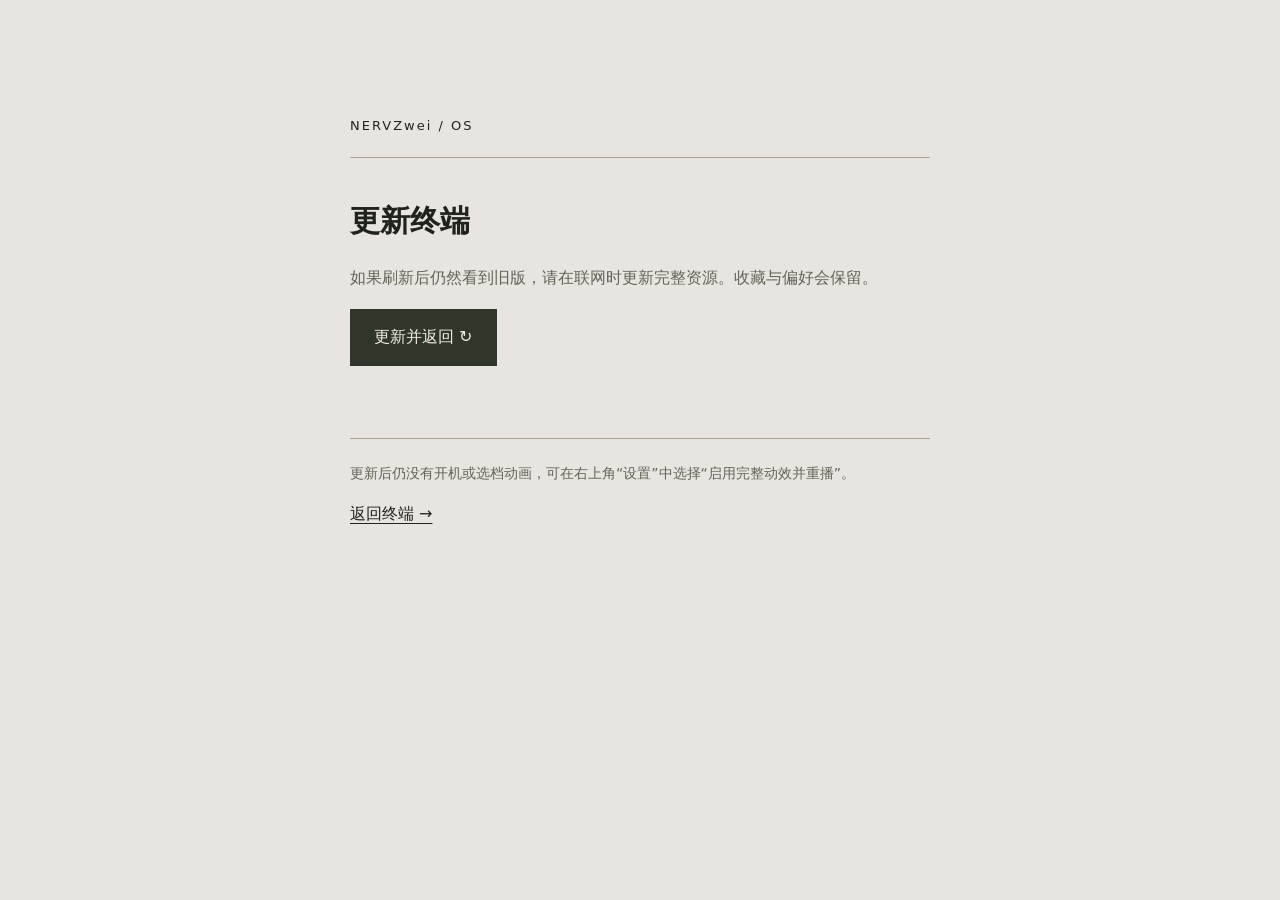
<file: update.html>
<!doctype html>
<html lang="zh-CN">
<head>
  <meta charset="utf-8">
  <meta name="viewport" content="width=device-width, initial-scale=1, viewport-fit=cover">
  <meta name="theme-color" content="#e8e5e1">
  <title>更新终端 · NERVZwei</title>
  <style>
    * { box-sizing: border-box; }
    body { margin: 0; padding: max(24px, env(safe-area-inset-top)) max(24px, env(safe-area-inset-right)) max(24px, env(safe-area-inset-bottom)) max(24px, env(safe-area-inset-left)); background: #e8e5e1; color: #20221d; font: 16px/1.8 "MiSans", "PingFang SC", "Microsoft YaHei", system-ui, sans-serif; }
    main { max-width: 580px; margin: 10vh auto; }
    .brand { font-size: 13px; letter-spacing: 2px; border-bottom: 1px solid #aaa496; padding-bottom: 20px; }
    h1 { font-size: 30px; font-weight: 600; margin: 36px 0 16px; }
    p { color: #626456; }
    button { border: 0; background: #30362a; color: #f1efdf; padding: 14px 24px; min-height: 48px; font: inherit; cursor: pointer; }
    button:disabled { opacity: .65; cursor: wait; }
    a { color: inherit; text-underline-offset: 4px; }
    #status { min-height: 2em; margin: 20px 0; }
    .help { font-size: 14px; border-top: 1px solid #aaa496; padding-top: 22px; }
  </style>
</head>
<body>
  <main>
    <div class="brand">NERVZwei / OS</div>
    <h1>更新终端</h1>
    <p>如果刷新后仍然看到旧版，请在联网时更新完整资源。收藏与偏好会保留。</p>
    <button id="update">更新并返回 ↻</button>
    <p id="status" role="status" aria-live="polite"></p>
    <p class="help">更新后仍没有开机或选档动画，可在右上角“设置”中选择“启用完整动效并重播”。</p>
    <a href="./">返回终端 →</a>
  </main>
  <script src="./update.js"></script>
</body>
</html>
</file>
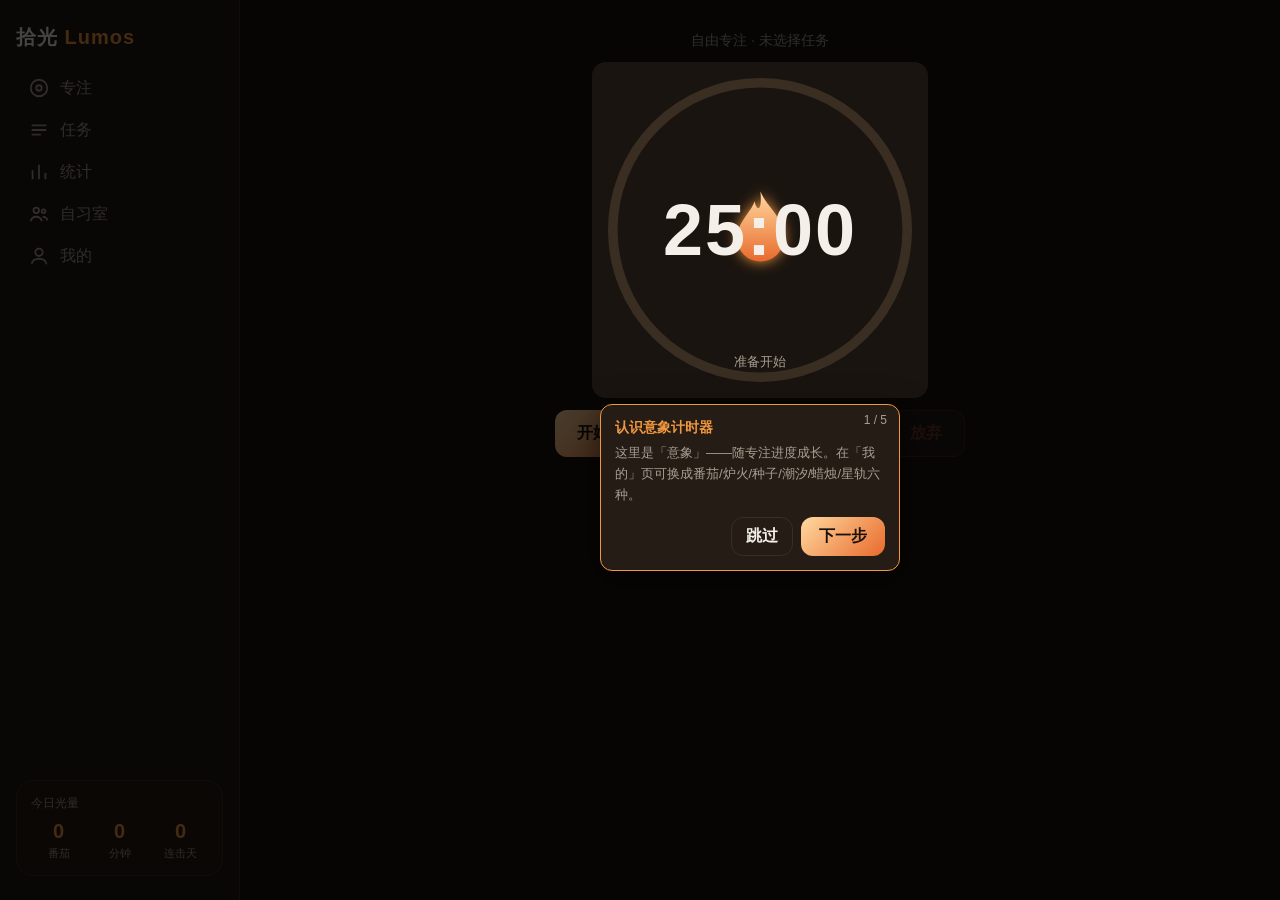
<file: site/assets/lumos.html>
<!DOCTYPE html>
<html lang="zh-CN" data-theme="hearth">
<head>
<meta charset="UTF-8">
<meta name="viewport" content="width=device-width, initial-scale=1, viewport-fit=cover">
<title>拾光 Lumos · 意象专注时钟</title>
<style>
/* ============ Design Tokens ============ */
:root{
  --bg:#1A1410; --panel:#241C15; --panel2:#2C231A; --line:#3A2E22;
  --primary:#F0973F; --primary-grad:#FFD9A0,#E86A2C;
  --text:#F4EFE8; --text2:#A89F92;
  --ok:#7BC96F; --warn:#E8B44F; --danger:#E3625C;
  --radius:16px; --radius-btn:12px; --sp:8px;
  --focus-grad: radial-gradient(circle at 50% 45%, #FFD9A0 0%, #E86A2C 70%);
}
[data-theme="tide"]{--bg:#0E1418;--panel:#151D22;--panel2:#1A242B;--line:#24323B;--primary:#4FC3C9;--primary-grad:#8FE3E8,#4FA3C9;--text:#EAF4F5;--text2:#8FA6AC;--focus-grad:radial-gradient(circle at 50% 45%,#8FE3E8 0%,#4FA3C9 70%)}
[data-theme="forest"]{--bg:#121711;--panel:#1A231A;--panel2:#202B20;--line:#2C3A2C;--primary:#8FBF6F;--primary-grad:#D2E8A0,#5E9E4A;--text:#EEF3EA;--text2:#9AAB97;--focus-grad:radial-gradient(circle at 50% 45%,#D2E8A0 0%,#5E9E4A 70%)}
[data-theme="dusk"]{--bg:#191218;--panel:#221A26;--panel2:#2A1F30;--line:#3A2B42;--primary:#E08BB0;--primary-grad:#F5C6D8,#C25E92;--text:#F5EDF3;--text2:#B29AAC;--focus-grad:radial-gradient(circle at 50% 45%,#F5C6D8 0%,#C25E92 70%)}
[data-theme="paper"]{--bg:#F3EEE4;--panel:#FBF8F1;--panel2:#EFE9DC;--line:#DDD4C2;--primary:#B4762A;--primary-grad:#F2C98A,#C56A22;--text:#2E2820;--text2:#7A7060;--focus-grad:radial-gradient(circle at 50% 45%,#F2C98A 0%,#C56A22 70%)}
[data-theme="midnight"]{--bg:#0C0F1C;--panel:#141830;--panel2:#1A1F3C;--line:#262D52;--primary:#8B9DF0;--primary-grad:#C3CDFB,#5C6FD0;--text:#E9ECFA;--text2:#8A93B8;--focus-grad:radial-gradient(circle at 50% 45%,#C3CDFB 0%,#5C6FD0 70%)}
body.break{--bg:#0E1418;--panel:#151D22;--panel2:#1A242B;--line:#24323B;--primary:#4FC3C9;--primary-grad:#8FE3E8,#4FA3C9;--text:#EAF4F5;--text2:#8FA6AC;--focus-grad:radial-gradient(circle at 50% 45%,#8FE3E8 0%,#4FA3C9 70%)}
[data-theme="paper"] body.break, body.break[data-theme="paper"]{}
*{margin:0;padding:0;box-sizing:border-box}
html,body{height:100%}
body{background:var(--bg);color:var(--text);font-family:-apple-system,BlinkMacSystemFont,"PingFang SC","Hiragino Sans GB","Microsoft YaHei",sans-serif;transition:background .4s ease,color .4s ease;display:flex;overflow:hidden}
#bgLayer{position:fixed;inset:0;background-size:cover;background-position:center;z-index:-1}
#bgShade{position:fixed;inset:0;background:#000;z-index:-1;opacity:0}
button{font:inherit;color:inherit;background:none;border:none;cursor:pointer}
button:focus-visible,input:focus-visible,select:focus-visible,textarea:focus-visible{outline:2px solid var(--primary);outline-offset:2px}
button:disabled{opacity:.4;cursor:not-allowed}
::-webkit-scrollbar{width:6px;height:6px}::-webkit-scrollbar-thumb{background:var(--line);border-radius:3px}
#sidebar{width:240px;flex-shrink:0;border-right:1px solid var(--line);padding:24px 16px;display:flex;flex-direction:column;gap:16px;background:color-mix(in srgb,var(--panel) 70%,transparent)}
#sidebar .logo{font-size:20px;font-weight:700;letter-spacing:1px}
#sidebar .logo em{color:var(--primary);font-style:normal}
.navBtn{display:flex;align-items:center;gap:10px;padding:10px 12px;border-radius:var(--radius-btn);color:var(--text2);transition:.15s ease-out;width:100%;text-align:left}
.navBtn:hover{background:var(--panel2);color:var(--text)}
.navBtn.active{background:var(--panel2);color:var(--primary);font-weight:600}
#sideNav .navBtn>svg{width:22px;height:22px;flex-shrink:0}
#sideNav .navBtn>span{white-space:nowrap}
#todayCard{margin-top:auto;background:var(--panel);border:1px solid var(--line);border-radius:var(--radius);padding:14px}
#todayCard h4{font-size:12px;color:var(--text2);font-weight:500;margin-bottom:8px}
#todayCard .nums{display:flex;gap:6px;text-align:center}
#todayCard .nums>div{flex:1}
#todayCard b{display:block;font-size:20px;font-variant-numeric:tabular-nums;color:var(--primary)}
#todayCard span{font-size:11px;color:var(--text2)}
#main{flex:1;overflow-y:auto;padding:24px;position:relative}
.page{display:none;max-width:920px;margin:0 auto;animation:fadeIn .25s ease-out}
.page.active{display:block}
@keyframes fadeIn{from{opacity:0;transform:translateY(6px)}to{opacity:1;transform:none}}
#tabbar{display:none}
@media (max-width:1023px){body{flex-direction:column}#sidebar{display:none}#main{flex:1;padding:16px 16px 96px}#tabbar{display:flex;position:fixed;bottom:0;left:0;right:0;background:color-mix(in srgb,var(--panel) 92%,transparent);backdrop-filter:blur(12px);border-top:1px solid var(--line);z-index:50;padding:6px 8px calc(6px + env(safe-area-inset-bottom))}#tabbar button{flex:1;display:flex;flex-direction:column;align-items:center;gap:2px;padding:6px 0;border-radius:10px;color:var(--text2);font-size:11px}#tabbar button.active{color:var(--primary)}#tabbar button svg{width:22px;height:22px}}
#focusWrap{display:flex;flex-direction:column;align-items:center;gap:20px;padding-top:8px}
#currentTaskName{font-size:14px;color:var(--text2);max-width:80%;overflow:hidden;text-overflow:ellipsis;white-space:nowrap}
#imageryBox{position:relative;width:min(72vw,320px);height:min(72vw,320px);display:grid;place-items:center}
#ringSvg{position:absolute;inset:0;width:100%;height:100%;transform:rotate(-90deg)}
#ringSvg .track{stroke:var(--line);fill:none;stroke-width:6}
#ringSvg .prog{stroke:var(--primary);fill:none;stroke-width:6;stroke-linecap:round;transition:stroke-dashoffset .3s linear}
#imageryCore{width:62%;height:62%;display:grid;place-items:center;transition:filter .5s ease;animation:breathe 4s ease-in-out infinite}
@keyframes breathe{0%,100%{transform:scale(1)}50%{transform:scale(1.05)}}
body.reduced #imageryCore{animation:none}
#imageryCore.wobble{animation:wobble .4s ease-out}
@keyframes wobble{0%,100%{transform:translateX(0)}25%{transform:translateX(-8px)}75%{transform:translateX(8px)}}
#timeText{position:absolute;font-variant-numeric:tabular-nums;font-weight:700;font-size:clamp(48px,13vw,72px);letter-spacing:2px;pointer-events:none}
#phaseLabel{position:absolute;bottom:6%;font-size:13px;color:var(--text2);pointer-events:none}
#controls{display:flex;gap:12px;flex-wrap:wrap;justify-content:center}
.btn{padding:12px 22px;border-radius:var(--radius-btn);font-weight:600;transition:.15s ease-out;background:var(--panel2);border:1px solid var(--line)}
.btn:hover{border-color:var(--primary)}
.btn.primary{background:linear-gradient(135deg,var(--primary-grad));color:#1A1208;border:none}
.btn.ghost{background:transparent}
.btn.danger{color:var(--danger);border-color:color-mix(in srgb,var(--danger) 40%,transparent)}
.btn:active{transform:scale(.97)}
#distractBtn{padding:10px 18px;border-radius:999px;border:1px dashed var(--line);color:var(--text2);font-size:13px}
#distractBtn:hover{color:var(--warn);border-color:var(--warn)}
#quoteFloat{position:fixed;top:18%;left:50%;transform:translateX(-50%);background:color-mix(in srgb,var(--panel) 85%,transparent);border:1px solid var(--line);padding:10px 18px;border-radius:999px;color:var(--text2);font-size:13px;opacity:0;pointer-events:none;transition:opacity .6s;z-index:40;max-width:80vw;text-align:center}
#quoteFloat.show{opacity:1}
#mobileSummary{display:none;gap:8px;width:100%}
@media (max-width:1023px){#mobileSummary{display:flex}#mobileSummary>div{flex:1;background:var(--panel);border:1px solid var(--line);border-radius:12px;padding:8px;text-align:center}#mobileSummary b{display:block;font-size:17px;font-variant-numeric:tabular-nums;color:var(--primary)}#mobileSummary span{font-size:10px;color:var(--text2)}}
.card{background:var(--panel);border:1px solid var(--line);border-radius:var(--radius);padding:18px;margin-bottom:16px}
.card h3{font-size:15px;margin-bottom:12px}
.row{display:flex;gap:8px}
input[type=text],input[type=tel],select,textarea{background:var(--panel2);border:1px solid var(--line);color:var(--text);border-radius:10px;padding:10px 12px;font:inherit;width:100%}
input[type=range]{accent-color:var(--primary);width:160px}
.field{margin-bottom:14px}
.field label{display:flex;justify-content:space-between;font-size:13px;color:var(--text2);margin-bottom:6px}
.switch{position:relative;width:44px;height:24px;background:var(--line);border-radius:12px;transition:.2s;flex-shrink:0}
.switch::after{content:"";position:absolute;top:3px;left:3px;width:18px;height:18px;border-radius:50%;background:var(--text2);transition:.2s}
.switch.on{background:var(--primary)}
.switch.on::after{left:23px;background:#1A1208}
.tag{display:inline-block;font-size:11px;padding:2px 8px;border-radius:999px;background:var(--panel2);color:var(--text2);border:1px solid var(--line)}
.tag.demo{color:var(--warn);border-color:color-mix(in srgb,var(--warn) 40%,transparent)}
.taskItem{display:flex;align-items:center;gap:12px;padding:12px;border-radius:12px;background:var(--panel2);margin-bottom:8px;border:1px solid transparent;transition:.15s}
.taskItem.selected{border-color:var(--primary)}
.taskItem.done .tName{text-decoration:line-through;color:var(--text2)}
.taskItem .chk{width:20px;height:20px;border-radius:6px;border:2px solid var(--line);flex-shrink:0;display:grid;place-items:center;color:transparent}
.taskItem.done .chk{background:var(--ok);border-color:var(--ok);color:#12200F}
.tName{flex:1;font-size:14px;overflow:hidden;text-overflow:ellipsis;white-space:nowrap}
.tPomos{font-size:12px;color:var(--text2);font-variant-numeric:tabular-nums}
.tPomos b{color:var(--primary)}
.tBtn{padding:4px 8px;font-size:12px;color:var(--text2);border-radius:8px}
.tBtn:hover{color:var(--danger)}
.statGrid{display:grid;grid-template-columns:repeat(auto-fit,minmax(120px,1fr));gap:10px;margin-bottom:16px}
.statGrid>div{background:var(--panel);border:1px solid var(--line);border-radius:12px;padding:12px;text-align:center}
.statGrid b{display:block;font-size:22px;font-variant-numeric:tabular-nums;color:var(--primary)}
.statGrid span{font-size:11px;color:var(--text2)}
#barChart{width:100%;height:140px}
#lightTrack{display:flex;gap:10px;overflow-x:auto;padding:6px 2px}
.lightMark{width:34px;height:34px;flex-shrink:0;border-radius:50%;display:grid;place-items:center;font-size:16px;background:var(--panel2);border:1px solid var(--line)}
#imageryUsage{display:flex;gap:8px;flex-wrap:wrap}
.usageBar{font-size:12px;color:var(--text2);background:var(--panel2);padding:4px 10px;border-radius:999px}
.usageBar b{color:var(--primary)}
.rooms{display:grid;grid-template-columns:repeat(auto-fit,minmax(240px,1fr));gap:12px}
.room{background:var(--panel);border:1px solid var(--line);border-radius:var(--radius);padding:14px}
.room h4{font-size:14px;margin-bottom:4px}
.room p{font-size:12px;color:var(--text2);margin-bottom:10px}
.memberWall{display:flex;gap:8px;flex-wrap:wrap;margin:10px 0}
.member{width:56px;text-align:center}
.avatar{width:40px;height:40px;border-radius:50%;display:grid;place-items:center;font-size:18px;background:var(--panel2);border:2px solid var(--line);margin:0 auto 4px}
.member.focusing .avatar{border-color:var(--primary);box-shadow:0 0 12px color-mix(in srgb,var(--primary) 50%,transparent)}
.member span{font-size:10px;color:var(--text2);display:block;overflow:hidden;text-overflow:ellipsis;white-space:nowrap}
.member em{font-size:9px;font-style:normal}
.member.focusing em{color:var(--primary)}
#leaderboard table{width:100%;border-collapse:collapse;font-size:13px}
#leaderboard td,#leaderboard th{padding:8px 6px;text-align:left;border-bottom:1px solid var(--line)}
#leaderboard tr.me td{color:var(--primary);font-weight:600;background:color-mix(in srgb,var(--primary) 8%,transparent)}
#leaderboard .rank{font-variant-numeric:tabular-nums;width:36px}
.loginBtns{display:grid;grid-template-columns:repeat(auto-fit,minmax(130px,1fr));gap:10px}
.profileRow{display:flex;align-items:center;gap:14px;margin-bottom:14px}
#voiceList{display:flex;flex-direction:column;gap:8px}
.voiceItem{display:flex;align-items:center;gap:8px;background:var(--panel2);border-radius:10px;padding:8px 12px;font-size:13px}
.voiceItem input[type=text]{width:auto;flex:1}
.themeGrid{display:grid;grid-template-columns:repeat(auto-fit,minmax(88px,1fr));gap:10px}
.themeSwatch{border-radius:12px;padding:10px;border:2px solid var(--line);cursor:pointer;text-align:center;font-size:12px;color:var(--text)}
.themeSwatch.active{border-color:var(--primary)}
.swatchDot{width:100%;height:36px;border-radius:8px;margin-bottom:6px}
.kbd{font-size:11px;background:var(--panel2);border:1px solid var(--line);border-radius:6px;padding:2px 6px;color:var(--text2)}
.hint{font-size:12px;color:var(--text2);margin-top:6px}
#modalBack{position:fixed;inset:0;background:rgba(0,0,0,.6);z-index:90;display:none;align-items:center;justify-content:center;padding:20px}
#modalBack.show{display:flex}
#modalBox{background:var(--panel);border:1px solid var(--line);border-radius:var(--radius);padding:24px;width:min(440px,100%);max-height:80vh;overflow-y:auto}
#tutOverlay{position:fixed;inset:0;z-index:100;display:none}
#tutOverlay.show{display:block}
#tutMask{position:absolute;border-radius:14px;box-shadow:0 0 0 9999px rgba(0,0,0,.72);transition:all .3s ease-out;pointer-events:none}
#tutBubble{position:absolute;background:var(--panel);border:1px solid var(--primary);border-radius:12px;padding:14px;width:min(300px,84vw);z-index:2;box-shadow:0 8px 32px rgba(0,0,0,.5)}
#tutBubble h5{font-size:14px;margin-bottom:6px;color:var(--primary)}
#tutBubble p{font-size:13px;color:var(--text2);margin-bottom:12px;line-height:1.6}
#tutBubble .row{justify-content:flex-end;gap:8px}
#tutStep{position:absolute;top:8px;right:12px;font-size:12px;color:var(--text2)}
#toast{position:fixed;bottom:110px;left:50%;transform:translateX(-50%) translateY(20px);background:var(--panel);border:1px solid var(--line);border-radius:999px;padding:10px 20px;font-size:13px;opacity:0;transition:.3s;z-index:110;pointer-events:none;max-width:86vw;text-align:center}
#toast.show{opacity:1;transform:translateX(-50%) translateY(0)}
@media (max-width:1023px){#toast{bottom:90px}}
@media (prefers-reduced-motion:reduce){*{animation:none!important;transition:none!important}}
</style>
</head>
<body>
<div id="bgLayer"></div><div id="bgShade"></div>
<aside id="sidebar">
  <div class="logo">拾光 <em>Lumos</em></div>
  <nav id="sideNav"></nav>
  <div id="todayCard">
    <h4>今日光量</h4>
    <div class="nums">
      <div><b id="sPomos">0</b><span>番茄</span></div>
      <div><b id="sMins">0</b><span>分钟</span></div>
      <div><b id="sStreak">0</b><span>连击天</span></div>
    </div>
  </div>
</aside>
<main id="main">
  <section id="page-focus" class="page active">
    <div id="mobileSummary">
      <div><b id="mPomos">0</b><span>今日番茄</span></div>
      <div><b id="mMins">0</b><span>今日分钟</span></div>
      <div><b id="mStreak">0</b><span>连击</span></div>
    </div>
    <div id="focusWrap">
      <div id="currentTaskName">自由专注 · 未选择任务</div>
      <div id="imageryBox">
        <svg id="ringSvg" viewBox="0 0 200 200"><circle class="track" cx="100" cy="100" r="92"/><circle class="prog" id="ringProg" cx="100" cy="100" r="92" stroke-dasharray="578" stroke-dashoffset="578"/></svg>
        <div id="imageryCore"></div>
        <div id="timeText">25:00</div>
        <div id="phaseLabel">准备开始</div>
      </div>
      <div id="controls">
        <button class="btn primary" id="startBtn">开始专注</button>
        <button class="btn" id="pauseBtn" disabled>暂停</button>
        <button class="btn" id="skipBtn" disabled>跳过休息</button>
        <button class="btn danger" id="giveupBtn" disabled>放弃</button>
      </div>
      <button id="distractBtn">我有点想分心…</button>
    </div>
  </section>
  <section id="page-tasks" class="page">
    <div class="card">
      <h3>任务清单</h3>
      <div class="row" style="margin-bottom:12px">
        <input type="text" id="taskInput" placeholder="要专注做什么？回车添加" aria-label="新任务标题">
        <input type="text" id="taskPomoInput" inputmode="numeric" placeholder="预估🍅" style="width:84px" aria-label="预估番茄数">
        <button class="btn primary" id="addTaskBtn">添加</button>
      </div>
      <div id="taskList"></div>
      <p class="hint" id="emptyTasks">还没有任务，也可以回到专注页直接开始一个自由番茄。</p>
    </div>
  </section>
  <section id="page-stats" class="page">
    <div class="statGrid">
      <div><b id="stPomos">0</b><span>今日番茄</span></div>
      <div><b id="stMins">0</b><span>今日专注分钟</span></div>
      <div><b id="stStreak">0</b><span>连续天数</span></div>
      <div><b id="stDistract">0</b><span>今日分心次数</span></div>
    </div>
    <div class="card"><h3>今日光轨</h3><div id="lightTrack"><span class="hint">今天还没有完成的番茄，去点亮第一束光吧。</span></div></div>
    <div class="card"><h3>近 7 天专注分钟</h3><svg id="barChart" viewBox="0 0 700 140" preserveAspectRatio="none" role="img" aria-label="近7天专注分钟柱状图"></svg></div>
    <div class="card"><h3>意象使用占比</h3><div id="imageryUsage"><span class="hint">暂无数据</span></div></div>
  </section>
  <section id="page-social" class="page">
    <div class="card">
      <h3>自习室 <span class="tag demo">DEMO 演示数据</span></h3>
      <p class="hint" style="margin-bottom:12px">以下房间与同伴为演示数据，用于体验交互；正式版将接入实时房间（方案见网页内 AI 提示词）。</p>
      <div class="rooms" id="roomList"></div>
    </div>
    <div class="card">
      <h3>排行榜 <span class="tag demo">DEMO 演示数据</span></h3>
      <div class="row" style="margin-bottom:12px">
        <select id="lbRange" aria-label="榜单范围" style="width:auto"><option value="today">今日</option><option value="week">本周</option></select>
        <select id="lbDim" aria-label="榜单维度" style="width:auto"><option value="mins">专注时长</option><option value="streak">连续天数</option></select>
      </div>
      <div id="leaderboard"></div>
    </div>
  </section>
  <section id="page-me" class="page">
    <div class="card">
      <h3>账号 <span class="tag demo">DEMO 登录</span></h3>
      <div id="profileArea"></div>
    </div>
    <div class="card">
      <h3>主题</h3>
      <div class="themeGrid" id="themeGrid"></div>
      <div class="field" style="margin-top:14px">
        <label>自定义背景图 <span id="shadeLabel">遮罩 55%</span></label>
        <div class="row">
          <input type="file" id="bgFile" accept="image/*" style="padding:8px">
          <button class="btn" id="bgClear">清除</button>
        </div>
        <input type="range" id="shadeRange" min="0" max="90" value="55" style="width:100%;margin-top:8px" aria-label="背景遮罩浓度">
      </div>
    </div>
    <div class="card">
      <h3>专注意象</h3>
      <div class="themeGrid" id="imageryGrid"></div>
    </div>
    <div class="card">
      <h3>计时与模式</h3>
      <div class="field"><label>专注时长 <span id="vFocus">25 分钟</span></label><input type="range" id="durFocus" min="5" max="90" value="25" style="width:100%"></div>
      <div class="field"><label>短休息 <span id="vShort">5 分钟</span></label><input type="range" id="durShort" min="1" max="30" value="5" style="width:100%"></div>
      <div class="field"><label>长休息 <span id="vLong">15 分钟</span></label><input type="range" id="durLong" min="5" max="45" value="15" style="width:100%"></div>
      <div class="field"><label>长休息间隔 <span id="vCycle">每 4 个番茄</span></label><input type="range" id="durCycle" min="2" max="8" value="4" style="width:100%"></div>
      <div class="voiceItem"><span>严格模式（休息不可跳过 / 专注不可暂停）</span><button class="switch" id="strictSwitch" role="switch" aria-label="严格模式"></button></div>
    </div>
    <div class="card">
      <h3>鼓励声音</h3>
      <div class="field"><label>事件音色（系统语音）</label><select id="voiceSelect" aria-label="语音音色"></select></div>
      <div class="field"><label>录音自定义音色（最长 6 秒）</label>
        <div class="row"><button class="btn" id="recBtn">🎤 录音</button><button class="btn ghost" id="recPlay" disabled>试听</button><button class="btn ghost" id="recDel" disabled>删除</button></div>
        <p class="hint">录音仅保存在本地浏览器。正式版的音色克隆需取得声音所有者明确授权。</p>
      </div>
      <div id="voiceList"></div>
    </div>
    <div class="card">
      <h3>白噪音</h3>
      <div class="row" style="flex-wrap:wrap;gap:8px">
        <button class="btn ghost" data-noise="fire">🔥 炉火</button>
        <button class="btn ghost" data-noise="rain">🌧️ 雨声</button>
        <button class="btn ghost" data-noise="wind">🍃 风声</button>
      </div>
      <div class="field" style="margin-top:10px"><label>音量</label><input type="range" id="noiseVol" min="0" max="100" value="40" style="width:100%"></div>
    </div>
    <div class="card">
      <h3>激励语库</h3>
      <textarea id="quoteEditor" rows="4" aria-label="激励语，每行一句"></textarea>
      <p class="hint">每行一句，专注中每 5 分钟随机浮现一句。</p>
      <button class="btn" id="quoteSave" style="margin-top:10px">保存</button>
    </div>
    <div class="card">
      <h3>其他</h3>
      <p class="hint" style="margin-bottom:10px">桌面快捷键：<span class="kbd">Space</span> 开始/暂停 · <span class="kbd">D</span> 分心敲击 · <span class="kbd">S</span> 跳过休息</p>
      <div class="row" style="flex-wrap:wrap">
        <button class="btn" id="replayTut">重看新手教程</button>
        <button class="btn danger" id="clearData">清除全部数据</button>
      </div>
    </div>
  </section>
</main>
<nav id="tabbar" aria-label="主导航"></nav>
<div id="quoteFloat" aria-hidden="true"></div>
<div id="toast" role="status" aria-live="polite"></div>
<div id="modalBack"><div id="modalBox" role="dialog" aria-modal="true"></div></div>
<div id="tutOverlay" aria-hidden="true">
  <div id="tutMask"></div>
  <div id="tutBubble">
    <span id="tutStep">1 / 5</span>
    <h5 id="tutTitle"></h5>
    <p id="tutText"></p>
    <div class="row">
      <button class="btn ghost" id="tutPrev" style="padding:8px 14px">上一步</button>
      <button class="btn ghost" id="tutSkip" style="padding:8px 14px">跳过</button>
      <button class="btn primary" id="tutNext" style="padding:8px 18px">下一步</button>
    </div>
  </div>
</div>
<script>
"use strict";

/* ============ 常量与状态 ============ */
const $=s=>document.querySelector(s),$$=s=>Array.from(document.querySelectorAll(s));const EMBED=new URLSearchParams(location.search).get("embed")==="1";
const IMAGERIES={
  tomato:{name:"🍅 番茄",desc:"果实随专注渐熟泛红"},
  flame:{name:"🔥 炉火",desc:"光核随进度变亮变大"},
  seed:{name:"🌱 种子",desc:"发芽抽枝，长成小树"},
  tide:{name:"🌊 潮汐",desc:"潮水随专注缓缓上涨"},
  candle:{name:"🕯️ 蜡烛",desc:"烛身静静燃短"},
  star:{name:"⭐ 星轨",desc:"逐星点亮一座星座"}
};
const THEMES={
  hearth:{name:"暖炉",p:"#F0973F"},
  tide:{name:"潮汐",p:"#4FC3C9"},
  forest:{name:"林间",p:"#8FBF6F"},
  dusk:{name:"暮霞",p:"#E08BB0"},
  paper:{name:"墨纸",p:"#B4762A"},
  midnight:{name:"午夜",p:"#8B9DF0"}
};
const DEFAULT_QUOTES=["把散落的注意力，拾成一束光。","此刻只做这一件事。","分心很正常，回来就好。","光在慢慢变亮，别急。","你比你想象的更能专注。"];
const VOICE_EVENTS=[
  {key:"start",label:"专注开始",default:"开始专注，把光点亮。"},
  {key:"min5",label:"剩余5分钟",default:"还有5分钟，光快满了。"},
  {key:"done",label:"专注完成",default:"漂亮！这束光收进了你的光轨。"},
  {key:"back",label:"回归专注",default:"休息结束，我们回来继续。"}
];
const store={
  get(k,d){try{const v=localStorage.getItem("lumos_"+k);return v==null?d:JSON.parse(v)}catch(e){return d}},
  set(k,v){try{localStorage.setItem("lumos_"+k,JSON.stringify(v))}catch(e){toast("本地存储空间不足")}}
};
let S={
  phase:"idle",breakKind:"short",endAt:0,remainMs:0,paused:false,
  focusDone:0,min5Said:false,
  imagery:store.get("imagery","flame"),
  theme:store.get("theme","hearth"),
  strict:store.get("strict",false),
  durations:store.get("durations",{focus:25,short:5,long:15,cycle:4}),
  selectedTask:store.get("selectedTask",null),
  quotes:store.get("quotes",null)||DEFAULT_QUOTES.slice(),
  voiceOn:store.get("voiceOn",{}),
  voiceText:store.get("voiceText",{}),
  voiceName:store.get("voiceName",""),
  recVoice:store.get("recVoice",""),
  account:store.get("account",null),
  bgImage:store.get("bgImage",""),
  shade:store.get("shade",55),
  invisible:store.get("invisible",false),
  noise:store.get("noise","none")
};
const stats=()=>store.get("stats",{});
const tasks=()=>store.get("tasks",[]);
const todayKey=()=>{const d=new Date();return d.getFullYear()+"-"+String(d.getMonth()+1).padStart(2,"0")+"-"+String(d.getDate()).padStart(2,"0")};
function saveStat(mut){const all=stats();const k=todayKey();if(!all[k])all[k]={pomos:0,mins:0,distract:[],imagery:{},marks:[]};mut(all[k]);store.set("stats",all)}

/* ============ Toast / 弹层 ============ */
let toastTimer=null;
function toast(msg){const t=$("#toast");t.textContent=msg;t.classList.add("show");clearTimeout(toastTimer);toastTimer=setTimeout(()=>t.classList.remove("show"),2400)}
function modal(html){$("#modalBox").innerHTML=html;$("#modalBack").classList.add("show")}
function closeModal(){$("#modalBack").classList.remove("show")}
$("#modalBack").addEventListener("click",e=>{if(e.target.id==="modalBack"&&!$("#modalBack").dataset.lock)closeModal()});

/* ============ 导航 ============ */
const PAGES=[
  {id:"focus",name:"专注",icon:'<svg viewBox="0 0 24 24" fill="none" stroke="currentColor" stroke-width="2"><circle cx="12" cy="12" r="9"/><circle cx="12" cy="12" r="3"/></svg>'},
  {id:"tasks",name:"任务",icon:'<svg viewBox="0 0 24 24" fill="none" stroke="currentColor" stroke-width="2"><path d="M4 7h16M4 12h16M4 17h10"/></svg>'},
  {id:"stats",name:"统计",icon:'<svg viewBox="0 0 24 24" fill="none" stroke="currentColor" stroke-width="2"><path d="M5 20V10M12 20V4M19 20v-7"/></svg>'},
  {id:"social",name:"自习室",icon:'<svg viewBox="0 0 24 24" fill="none" stroke="currentColor" stroke-width="2"><circle cx="9" cy="8" r="3"/><path d="M3 20c0-3 3-5 6-5s6 2 6 5"/><circle cx="17" cy="9" r="2"/><path d="M16 15c2.5 0 5 1.5 5 4"/></svg>'},
  {id:"me",name:"我的",icon:'<svg viewBox="0 0 24 24" fill="none" stroke="currentColor" stroke-width="2"><circle cx="12" cy="8" r="4"/><path d="M4 21c0-4 4-6 8-6s8 2 8 6"/></svg>'}
];
function buildNav(){
  $("#sideNav").innerHTML=PAGES.map(p=>`<button class="navBtn" data-page="${p.id}">${p.icon}<span>${p.name}</span></button>`).join("");
  $("#tabbar").innerHTML=PAGES.map(p=>`<button data-page="${p.id}">${p.icon}<span>${p.name}</span></button>`).join("");
  $$("[data-page]").forEach(b=>b.addEventListener("click",()=>gotoPage(b.dataset.page)));
}
function gotoPage(id){
  $$(".page").forEach(p=>p.classList.remove("active"));
  $("#page-"+id).classList.add("active");
  $$("[data-page]").forEach(b=>b.classList.toggle("active",b.dataset.page===id));
  $("#main").scrollTop=0;
  if(id==="stats")renderStats();
  if(id==="social")renderSocial();
}

/* ============ 意象渲染 ============ */
function imagerySVG(p){
  switch(S.imagery){
    case "tomato":return `<svg viewBox="0 0 100 100" style="width:70%;filter:drop-shadow(0 0 ${8+p*20}px rgba(226,90,60,.6))"><path d="M50 22 C40 14 46 8 50 12 C54 8 60 14 50 22" fill="#5E9E4A"/><circle cx="50" cy="56" r="30" fill="hsl(${Math.round(100-100*p)},65%,${Math.round(45+10*p)}%)"/><circle cx="50" cy="56" r="30" fill="hsl(14,80%,52%)" opacity="${p.toFixed(2)}"/><circle cx="42" cy="48" r="6" fill="rgba(255,255,255,.25)"/></svg>`;
    case "flame":return `<svg viewBox="0 0 100 100" style="width:70%;transform:scale(${.7+.4*p});filter:drop-shadow(0 0 ${10+p*26}px var(--primary))"><path d="M50 10 C58 28 74 36 74 58 A24 24 0 1 1 26 58 C26 42 40 32 44 20 C46 30 52 32 50 10Z" fill="url(#flameGrad)"/><defs><linearGradient id="flameGrad" x1="0" y1="1" x2="0" y2="0"><stop offset="0" stop-color="#E86A2C"/><stop offset="1" stop-color="#FFD9A0"/></linearGradient></defs></svg>`;
    case "seed":return `<svg viewBox="0 0 100 100" style="width:70%"><ellipse cx="50" cy="86" rx="26" ry="6" fill="var(--line)"/><path d="M50 84 L50 ${84-52*p}" stroke="#5E9E4A" stroke-width="4" stroke-linecap="round" fill="none"/><path d="M50 ${84-30*p} Q${50+24*p} ${70-34*p} ${50+26*p} ${64-36*p} Q${50+8*p} ${74-30*p} 50 ${84-30*p}" fill="#7BC96F" opacity="${Math.min(1,p*1.4).toFixed(2)}"/><circle cx="50" cy="${84-52*p}" r="4" fill="#D2E8A0"/></svg>`;
    case "tide":return `<svg viewBox="0 0 100 100" style="width:70%"><rect x="14" y="14" width="72" height="72" rx="8" fill="none" stroke="var(--line)" stroke-width="2"/><clipPath id="tideClip"><rect x="14" y="14" width="72" height="72" rx="8"/></clipPath><g clip-path="url(#tideClip)"><path d="M14 ${86-58*p} Q32 ${80-58*p} 50 ${86-58*p} T86 ${86-58*p} V86 H14Z" fill="url(#tideGrad)"/><defs><linearGradient id="tideGrad" x1="0" y1="0" x2="0" y2="1"><stop offset="0" stop-color="#8FE3E8"/><stop offset="1" stop-color="#4FA3C9"/></linearGradient></defs></g></svg>`;
    case "candle":return `<svg viewBox="0 0 100 100" style="width:70%"><rect x="44" y="${28+50*p}" width="12" height="${Math.max(2,54-50*p)}" rx="2" fill="#E8D9BE"/><rect x="40" y="80" width="20" height="6" rx="2" fill="var(--line)"/><path d="M50 ${28+50*p-12} C55 ${28+50*p-4} 52 ${28+50*p} 50 ${28+50*p} C48 ${28+50*p} 45 ${28+50*p-4} 50 ${28+50*p-12}Z" fill="#FFD08A" style="filter:drop-shadow(0 0 6px #F5A623)"/></svg>`;
    case "star":{const stars=[[50,26],[32,40],[68,40],[22,58],[78,58],[38,74],[62,74]];const lit=Math.floor(p*stars.length+0.5);return `<svg viewBox="0 0 100 100" style="width:70%">${stars.map((s,i)=>`<circle cx="${s[0]}" cy="${s[1]}" r="${i<lit?4:2.4}" fill="${i<lit?"var(--primary)":"var(--line)"}" style="${i<lit?"filter:drop-shadow(0 0 6px var(--primary))":""}"/>`).join("")}${stars.slice(0,Math.max(2,lit)).map((s,i,arr)=>i?`<line x1="${arr[i-1][0]}" y1="${arr[i-1][1]}" x2="${s[0]}" y2="${s[1]}" stroke="var(--primary)" stroke-width="1" opacity=".5"/>`:"").join("")}</svg>`}
    default:return "";
  }
}
function renderImagery(p){
  $("#imageryCore").innerHTML=imagerySVG(p);
  $("#ringProg").setAttribute("stroke-dashoffset",(578*(1-p)).toFixed(1));
}

/* ============ 计时核心 ============ */
function fmt(ms){const s=Math.max(0,Math.ceil(ms/1000));return String(Math.floor(s/60)).padStart(2,"0")+":"+String(s%60).padStart(2,"0")}
function currentRemain(){return S.paused?S.remainMs:(S.endAt-Date.now())}
function phaseDur(){const d=S.durations;return (S.phase==="break"?(S.breakKind==="long"?d.long:d.short):d.focus)*60000}
let tickTimer=null,lastQuoteAt=0;
function startFocus(){
  S.phase="focus";S.paused=false;S.min5Said=false;
  S.endAt=Date.now()+phaseDur();
  document.body.classList.remove("break");
  setControls();renderImagery(0);
  $("#phaseLabel").textContent="专注中 · "+(S.imagery==="tomato"?"番茄渐熟":IMAGERIES[S.imagery].desc);
  lastQuoteAt=Date.now();
  speak("start");startTick();
}
function startBreak(kind){
  S.phase="break";S.breakKind=kind;S.paused=false;
  S.endAt=Date.now()+phaseDur();
  document.body.classList.add("break");
  setControls();renderImagery(0);
  $("#phaseLabel").textContent=(kind==="long"?"长休息":"短休息")+" · 跟随圆环呼吸（吸 4 秒 / 呼 4 秒）";
  speak("back");startTick();
}
function startTick(){clearInterval(tickTimer);tickTimer=setInterval(tick,250);tick()}
function stopTick(){clearInterval(tickTimer);tickTimer=null}
function tick(){
  if(S.phase==="idle")return;
  const remain=currentRemain();
  $("#timeText").textContent=fmt(remain);
  const total=phaseDur(),p=1-remain/total;
  renderImagery(p);
  document.title=fmt(remain)+(S.phase==="break"?" · 休息":" · 专注")+" · 拾光 Lumos";
  if(S.phase==="focus"){
    if(!S.min5Said&&remain<=5*60000&&remain>4.8*60000){S.min5Said=true;speak("min5")}
    if(Date.now()-lastQuoteAt>=5*60000){lastQuoteAt=Date.now();showQuote()}
    if(remain<=0)completeFocus();
  }else if(remain<=0){stopTick();resetIdle();toast("休息结束，随时开始下一个专注");speak("back")}
}
function completeFocus(){
  stopTick();
  const mins=S.durations.focus;
  saveStat(d=>{d.pomos++;d.mins+=mins;d.imagery[S.imagery]=(d.imagery[S.imagery]||0)+1;d.marks.push({img:S.imagery,at:Date.now()})});
  if(S.selectedTask!=null){
    const ts=tasks();const t=ts.find(t=>t.id===S.selectedTask);
    if(t){t.done=(t.done||0)+1;store.set("tasks",ts)}renderTasks();
  }
  S.focusDone++;refreshSummary();speak("done");
  askReflection(()=>{if(S.focusDone>=S.durations.cycle){S.focusDone=0;startBreak("long")}else startBreak("short")});
}
function askReflection(next){
  $("#modalBack").dataset.lock="1";
  modal(`<h3 style="margin-bottom:8px">这束光定格了 🎉</h3>
  <p class="hint" style="margin-bottom:14px">一句话记下这次专注的感受（可跳过）：</p>
  <textarea id="reflectInput" rows="3" placeholder="例如：终于把方案的第一节写完了"></textarea>
  <div class="row" style="justify-content:flex-end;margin-top:14px">
    <button class="btn ghost" id="reflectSkip">跳过</button>
    <button class="btn primary" id="reflectOk">收下这束光</button>
  </div>`);
  $("#reflectOk").onclick=()=>{
    const v=$("#reflectInput").value.trim();
    if(v){const all=store.get("reflections",[]);all.push({t:Date.now(),text:v});store.set("reflections",all)}
    closeModal();delete $("#modalBack").dataset.lock;next();
  };
  $("#reflectSkip").onclick=()=>{closeModal();delete $("#modalBack").dataset.lock;next()};
}
function resetIdle(){
  stopTick();S.phase="idle";S.paused=false;document.body.classList.remove("break");
  $("#timeText").textContent=fmt(S.durations.focus*60000);
  $("#phaseLabel").textContent="准备开始";
  document.title="拾光 Lumos · 意象专注时钟";
  renderImagery(0);setControls();
}
function giveUp(){
  if(S.phase!=="focus")return;
  $("#modalBack").dataset.lock="1";
  modal(`<h3 style="margin-bottom:8px">放弃这个番茄？</h3>
  <p class="hint" style="margin-bottom:14px">光会轻轻散开，不会惩罚你——每一次尝试都算数。</p>
  <div class="row" style="justify-content:flex-end">
    <button class="btn ghost" id="guCancel">继续专注</button>
    <button class="btn danger" id="guOk">放弃</button>
  </div>`);
  $("#guCancel").onclick=()=>{closeModal();delete $("#modalBack").dataset.lock};
  $("#guOk").onclick=()=>{
    closeModal();delete $("#modalBack").dataset.lock;
    const core=$("#imageryCore");
    core.style.transition="transform .8s ease,opacity .8s ease";
    core.style.transform="scale(1.6)";core.style.opacity="0";
    setTimeout(()=>{core.style.transition="";core.style.transform="";core.style.opacity="";resetIdle();toast("光散开了，休息一下再来")},800);
  };
}
function setControls(){
  const focus=S.phase==="focus",brk=S.phase==="break";
  $("#startBtn").textContent=S.phase==="idle"?"开始专注":"重新开始";
  $("#pauseBtn").disabled=!(focus&&!S.strict)||S.paused;
  $("#pauseBtn").textContent=S.paused?"继续":"暂停";
  $("#skipBtn").disabled=!(brk&&!S.strict);
  $("#giveupBtn").disabled=!focus;
  $("#distractBtn").style.visibility=focus?"visible":"hidden";
}
$("#startBtn").onclick=()=>{
  if(S.phase==="idle"){startFocus();return}
  $("#modalBack").dataset.lock="1";
  modal(`<h3 style="margin-bottom:8px">重新开始当前阶段？</h3><div class="row" style="justify-content:flex-end;margin-top:14px"><button class="btn ghost" id="rCancel">取消</button><button class="btn primary" id="rOk">重新开始</button></div>`);
  $("#rCancel").onclick=()=>{closeModal();delete $("#modalBack").dataset.lock};
  $("#rOk").onclick=()=>{closeModal();delete $("#modalBack").dataset.lock;S.phase==="break"?startBreak(S.breakKind):startFocus()};
};
$("#pauseBtn").onclick=()=>{if(S.paused){S.endAt=Date.now()+S.remainMs;S.paused=false}else{S.remainMs=currentRemain();S.paused=true}setControls()};
$("#skipBtn").onclick=()=>{if(S.phase==="break"&&!S.strict){stopTick();resetIdle();toast("已跳过休息")}};
$("#giveupBtn").onclick=giveUp;
$("#distractBtn").onclick=()=>{
  if(S.phase!=="focus")return;
  saveStat(d=>d.distract.push(Date.now()));
  const core=$("#imageryCore");core.classList.remove("wobble");void core.offsetWidth;core.classList.add("wobble");
  setTimeout(()=>core.classList.remove("wobble"),450);
  toast("已记录一次分心冲动，回来就好");refreshSummary();
};
function showQuote(){
  const q=S.quotes.length?S.quotes[Math.floor(Math.random()*S.quotes.length)]:"";
  if(!q)return;const el=$("#quoteFloat");el.textContent=q;el.classList.add("show");
  setTimeout(()=>el.classList.remove("show"),4000);
}

/* ============ 语音 ============ */
let voices=[];
function loadVoices(){
  if(!window.speechSynthesis){$("#voiceSelect").innerHTML='<option value="">当前浏览器不支持语音合成</option>';return}
  voices=speechSynthesis.getVoices();
  const opts=['<option value="">默认音色</option>'].concat(voices.map(v=>`<option value="${v.name}">${v.name}（${v.lang}）</option>`));
  $("#voiceSelect").innerHTML=opts.join("");
  if(S.voiceName)$("#voiceSelect").value=S.voiceName;
  if($("#voiceSelect").selectedIndex<0)$("#voiceSelect").value="";
}
if(window.speechSynthesis){speechSynthesis.onvoiceschanged=loadVoices;loadVoices()}
$("#voiceSelect").onchange=e=>{S.voiceName=e.target.value;store.set("voiceName",S.voiceName)};
function speak(event){
  if(!S.voiceOn[event])return;
  const text=(S.voiceText[event]||"").trim();
  if(!text)return;
  if(S.recVoice){try{new Audio(S.recVoice).play()}catch(e){}return}
  if(!window.speechSynthesis)return;
  const u=new SpeechSynthesisUtterance(text);
  u.lang="zh-CN";
  const v=voices.find(v=>v.name===S.voiceName);if(v)u.voice=v;
  speechSynthesis.speak(u);
}
function renderVoiceList(){
  $("#voiceList").innerHTML=VOICE_EVENTS.map(e=>`
    <div class="voiceItem">
      <input type="checkbox" data-ev="${e.key}" ${S.voiceOn[e.key]?"checked":""} aria-label="${e.label}开关">
      <span style="width:88px;flex-shrink:0">${e.label}</span>
      <input type="text" data-txt="${e.key}" value="${(S.voiceText[e.key]||e.default).replace(/"/g,"&quot;")}" aria-label="${e.label}文案">
    </div>`).join("");
  $$("#voiceList input[type=checkbox]").forEach(c=>c.onchange=()=>{S.voiceOn[c.dataset.ev]=c.checked;store.set("voiceOn",S.voiceOn)});
  $$("#voiceList input[type=text]").forEach(t=>t.oninput=()=>{S.voiceText[t.dataset.txt]=t.value;store.set("voiceText",S.voiceText)});
}

/* ============ 录音自定义音色 ============ */
let mediaRec=null,recChunks=[];
$("#recBtn").onclick=async()=>{
  if(mediaRec&&mediaRec.state==="recording"){mediaRec.stop();return}
  try{
    const stream=await navigator.mediaDevices.getUserMedia({audio:true});
    mediaRec=new MediaRecorder(stream);recChunks=[];
    mediaRec.ondataavailable=e=>recChunks.push(e.data);
    mediaRec.onstop=()=>{
      stream.getTracks().forEach(t=>t.stop());
      const blob=new Blob(recChunks,{type:mediaRec.mimeType});
      if(blob.size>800000){toast("录音过长，请控制在 6 秒内");return}
      const fr=new FileReader();
      fr.onload=()=>{S.recVoice=fr.result;store.set("recVoice",S.recVoice);$("#recPlay").disabled=false;$("#recDel").disabled=false;$("#recBtn").textContent="🎤 录音";toast("录音音色已保存")};
      fr.readAsDataURL(blob);
    };
    mediaRec.start();$("#recBtn").textContent="⏹ 停止";
    setTimeout(()=>{if(mediaRec&&mediaRec.state==="recording")mediaRec.stop()},6000);
    toast("开始录音，最长 6 秒");
  }catch(e){toast("无法访问麦克风："+e.message)}
};
$("#recPlay").onclick=()=>{if(S.recVoice)new Audio(S.recVoice).play()};
$("#recDel").onclick=()=>{S.recVoice="";store.set("recVoice","");$("#recPlay").disabled=true;$("#recDel").disabled=true;toast("已删除录音")};

/* ============ 白噪音（Web Audio 程序化合成） ============ */
let audioCtx=null,noiseNodes=null;
function makeNoise(type){
  if(!audioCtx)audioCtx=new (window.AudioContext||window.webkitAudioContext)();
  stopNoise();
  const ctx=audioCtx,len=ctx.sampleRate*2,buf=ctx.createBuffer(1,len,ctx.sampleRate),data=buf.getChannelData(0);
  let b0=0,b1=0,b2=0;
  for(let i=0;i<len;i++){
    const w=Math.random()*2-1;
    b0=.997*b0+.029*w;b1=.985*b1+.032*w;
    b2=.95*b2+.048*w;
    data[i]=(b0+b1+b2+w*.05)*.6;
  }
  const src=ctx.createBufferSource();src.buffer=buf;src.loop=true;
  const gain=ctx.createGain();gain.gain.value=$("#noiseVol").value/100*.5;
  const filt=ctx.createBiquadFilter();
  if(type==="rain"){filt.type="bandpass";filt.frequency.value=1800;filt.Q.value=.4}
  else{filt.type="lowpass";filt.frequency.value=type==="fire"?320:600}
  src.connect(filt);filt.connect(gain);gain.connect(ctx.destination);
  src.start();
  noiseNodes={src,gain,filter:filt,type};
  if(type==="wind"){
    const lfo=ctx.createOscillator(),lg=ctx.createGain();
    lfo.frequency.value=.15;lg.gain.value=.18;
    lfo.connect(lg);lg.connect(gain.gain);lfo.start();noiseNodes.lfo=lfo;
  }
  if(type==="fire"){
    noiseNodes.popTimer=setInterval(()=>{
      if(!noiseNodes)return;
      const o=ctx.createOscillator(),g=ctx.createGain();
      o.type="triangle";o.frequency.value=90+Math.random()*160;
      g.gain.setValueAtTime(.15,ctx.currentTime);
      g.gain.exponentialRampToValueAtTime(.001,ctx.currentTime+.08);
      o.connect(g);g.connect(ctx.destination);o.start();o.stop(ctx.currentTime+.09);
    },700);
  }
}
function stopNoise(){
  if(!noiseNodes)return;clearInterval(noiseNodes.popTimer);
  try{noiseNodes.src.stop();if(noiseNodes.lfo)noiseNodes.lfo.stop()}catch(e){}
  noiseNodes=null;
}
$$("[data-noise]").forEach(b=>b.onclick=()=>{
  const t=b.dataset.noise;
  if(S.noise===t){S.noise="none";stopNoise();toast("白噪音已关闭")}
  else{S.noise=t;if(audioCtx&&audioCtx.state==="suspended")audioCtx.resume();makeNoise(t);toast("已开启"+t)}
  store.set("noise",S.noise);
});
$("#noiseVol").oninput=e=>{if(noiseNodes)noiseNodes.gain.gain.value=e.target.value/100*.5};

/* ============ 任务 ============ */
function escapeHtml(s){return String(s).replace(/[&<>"']/g,c=>({"&":"&amp;","<":"&lt;",">":"&gt;",'"':"&quot;","'":"&#39;"}[c]))}
function renderTasks(){
  const ts=tasks(),list=$("#taskList");
  $("#emptyTasks").style.display=ts.length?"none":"block";
  list.innerHTML=ts.map(t=>`
    <div class="taskItem ${t.id===S.selectedTask?"selected":""} ${t.finished?"done":""}" data-id="${t.id}">
      <button class="chk" aria-label="完成任务">${t.finished?"✓":""}</button>
      <span class="tName">${escapeHtml(t.title)}</span>
      <span class="tPomos"><b>${t.done||0}</b>/${t.est||"–"} 🍅</span>
      <button class="tBtn del" aria-label="删除任务">删除</button>
    </div>`).join("");
  list.querySelectorAll(".taskItem").forEach(el=>{
    const id=+el.dataset.id;
    el.addEventListener("click",e=>{
      if(e.target.classList.contains("del")){
        if(S.selectedTask===id){S.selectedTask=null;store.set("selectedTask",null);updateTaskName()}
        store.set("tasks",tasks().filter(t=>t.id!==id));renderTasks();return;
      }
      if(e.target.classList.contains("chk")){
        const ts2=tasks();const t=ts2.find(t=>t.id===id);if(t){t.finished=!t.finished;store.set("tasks",ts2)}renderTasks();return;
      }
      S.selectedTask=S.selectedTask===id?null:id;store.set("selectedTask",S.selectedTask);renderTasks();updateTaskName();
    });
  });
}
function updateTaskName(){
  const t=tasks().find(t=>t.id===S.selectedTask);
  $("#currentTaskName").textContent=t?("正在专注 · "+t.title):"自由专注 · 未选择任务";
}
function addTask(){
  const title=$("#taskInput").value.trim();if(!title){toast("先写下要专注的事");return}
  const est=parseInt($("#taskPomoInput").value,10);
  const ts=tasks();ts.push({id:Date.now(),title,est:isNaN(est)?null:Math.max(1,Math.min(20,est)),done:0,finished:false});
  store.set("tasks",ts);$("#taskInput").value="";$("#taskPomoInput").value="";renderTasks();
}
$("#addTaskBtn").onclick=addTask;
$("#taskInput").addEventListener("keydown",e=>{if(e.key==="Enter")addTask()});

/* ============ 统计 ============ */
function calcStreak(){
  const all=stats();let n=0;const d=new Date();
  for(;;){
    const k=d.getFullYear()+"-"+String(d.getMonth()+1).padStart(2,"0")+"-"+String(d.getDate()).padStart(2,"0");
    if(all[k]&&all[k].pomos>0)n++;else{if(n===0&&all[k]&&all[k].pomos===0){d.setDate(d.getDate()-1);continue}break}
    d.setDate(d.getDate()-1);
  }
  return n;
}
function refreshSummary(){
  const t=stats()[todayKey()]||{pomos:0,mins:0,distract:[]};
  const streak=calcStreak();
  [["sPomos",t.pomos],["sMins",t.mins],["sStreak",streak],["mPomos",t.pomos],["mMins",t.mins],["mStreak",streak],["stPomos",t.pomos],["stMins",t.mins],["stStreak",streak],["stDistract",(t.distract||[]).length]].forEach(([id,v])=>{const el=$("#"+id);if(el)el.textContent=v});
}
function renderStats(){
  const all=stats(),t=all[todayKey()]||{pomos:0,mins:0,distract:[],imagery:{},marks:[]};
  const track=$("#lightTrack");
  track.innerHTML=(t.marks||[]).map(m=>{
    const key=Object.keys(IMAGERIES).find(k=>k===m.img)||"flame";
    return `<div class="lightMark" title="${new Date(m.at).toLocaleTimeString("zh-CN",{hour:"2-digit",minute:"2-digit"})} 完成">${IMAGERIES[key].name.split(" ")[0]}</div>`;
  }).join("")||'<span class="hint">今天还没有完成的番茄，去点亮第一束光吧。</span>';
  const days=[];for(let i=6;i>=0;i--){const d=new Date();d.setDate(d.getDate()-i);
    const k=d.getFullYear()+"-"+String(d.getMonth()+1).padStart(2,"0")+"-"+String(d.getDate()).padStart(2,"0");
    days.push({label:String(d.getMonth()+1)+"/"+d.getDate(),v:(all[k]&&all[k].mins)||0})}
  const max=Math.max(30,...days.map(d=>d.v));
  $("#barChart").innerHTML=days.map((d,i)=>`
    <g transform="translate(${i*100+18},0)">
      <rect x="0" y="${120-d.v/max*100}" width="56" height="${Math.max(2,d.v/max*100)}" rx="4" fill="var(--primary)" opacity="${d.v?1:.25}"/>
      <text x="28" y="134" text-anchor="middle" font-size="11" fill="var(--text2)">${d.label}</text>
      ${d.v?`<text x="28" y="${112-d.v/max*100}" text-anchor="middle" font-size="11" fill="var(--text)">${d.v}</text>`:""}
    </g>`).join("");
  const us=Object.entries(t.imagery||{});
  $("#imageryUsage").innerHTML=us.length?us.map(([k,v])=>`<span class="usageBar">${IMAGERIES[k]?IMAGERIES[k].name:k} <b>×${v}</b></span>`).join(""):'<span class="hint">暂无数据</span>';
  refreshSummary();
}

/* ============ 自习室 / 排行榜（演示数据） ============ */
const DEMO_ROOMS=[
  {id:1,name:"安静自习室",desc:"轻声区 · 专注中请勿打扰",members:[{n:"小鹿",e:"🦌",s:"focus"},{n:"阿澈",e:"🦊",s:"focus"},{n:"Momo",e:"🐼",s:"break"},{n:"深夜写手",e:"🦉",s:"focus"},{n:"K",e:"🐧",s:"idle"}]},
  {id:2,name:"考研冲刺房",desc:"共勉模式 · 一人放弃全房黯淡一下",members:[{n:"上岸倒计时",e:"狸",s:"focus"},{n:"二战也从容",e:"🐢",s:"focus"},{n:"英语打卡中",e:"🐰",s:"break"}]},
  {id:3,name:"深夜代码房",desc:"夜猫子聚集地 · 键盘声白噪音",members:[{n:"bug终结者",e:"👾",s:"focus"},{n:"修仙型选手",e:"🌙",s:"focus"}]}
];
const DEMO_LB=[{n:"小鹿",v:186},{n:"bug终结者",v:152},{n:"上岸倒计时",v:140},{n:"Momo",v:98},{n:"深夜写手",v:87},{n:"阿澈",v:66},{n:"K",v:41},{n:"Momo2",v:33}];
function renderSocial(){
  $("#roomList").innerHTML=DEMO_ROOMS.map(r=>`
    <div class="room">
      <h4>${r.name}</h4><p>${r.desc} · ${r.members.length} 人在线</p>
      <div class="memberWall">${r.members.map(m=>`<div class="member ${m.s==="focus"?"focusing":""}"><div class="avatar">${m.e}</div><span>${m.n}</span><em>${m.s==="focus"?"专注中":m.s==="break"?"休息中":"空闲"}</em></div>`).join("")}</div>
      <button class="btn" data-cheer="${r.id}">为房间送加油 ✨</button>
    </div>`).join("");
  $$("[data-cheer]").forEach(b=>b.onclick=()=>toast("已为房间送上加油 ✨（演示交互）"));
  renderLeaderboard();
}
function renderLeaderboard(){
  const t=stats()[todayKey()]||{pomos:0,mins:0};
  const range=$("#lbRange").value,dim=$("#lbDim").value;
  let myV=dim==="mins"?t.mins:calcStreak();
  if(range==="week"){let w=0;const all=stats();for(let i=0;i<7;i++){const d=new Date();d.setDate(d.getDate()-i);const k=d.getFullYear()+"-"+String(d.getMonth()+1).padStart(2,"0")+"-"+String(d.getDate()).padStart(2,"0");if(all[k])w+=all[k].mins||0}myV=dim==="mins"?w:calcStreak()}
  const rows=DEMO_LB.map(x=>({n:x.n,v:Math.round(dim==="mins"?(range==="week"?x.v*5.2:x.v):(x.v/60))}));
  if(!S.invisible)rows.push({n:(S.account?S.account.name:"我")+"（你）",v:myV,me:true});
  rows.sort((a,b)=>b.v-a.v);
  $("#leaderboard").innerHTML=`<table><tr><th class="rank">#</th><th>昵称</th><th style="text-align:right">${dim==="mins"?"专注分钟":"连续天数"}</th></tr>`+
    rows.slice(0,10).map((r,i)=>`<tr class="${r.me?"me":""}"><td class="rank">${i+1}</td><td>${escapeHtml(r.n)}</td><td style="text-align:right;font-variant-numeric:tabular-nums">${r.v}</td></tr>`).join("")+"</table>"+
    (S.invisible?'<p class="hint">你已开启隐身，未计入榜单。</p>':"");
}
$("#lbRange").onchange=renderLeaderboard;$("#lbDim").onchange=renderLeaderboard;

/* ============ 账号（演示） ============ */
function renderProfile(){
  const a=S.account;
  $("#profileArea").innerHTML=a?`
    <div class="profileRow">
      <div class="avatar" style="width:52px;height:52px;font-size:24px">${a.emoji}</div>
      <div style="flex:1">
        <div style="font-weight:600">${escapeHtml(a.name)}</div>
        <div class="hint">通过 ${escapeHtml(a.via)} 登录 · 云同步：演示态 <span class="tag demo">DEMO</span></div>
      </div>
      <button class="btn ghost" id="logoutBtn">退出</button>
    </div>
    <div class="voiceItem"><span>多端云同步</span><button class="switch on" role="switch" aria-label="云同步"></button></div>
    <div class="voiceItem"><span>排行榜隐身</span><button class="switch ${S.invisible?"on":""}" id="invisSwitch" role="switch" aria-label="隐身"></button></div>
    <p class="hint">演示账号仅保存在本地浏览器，用于体验界面流程；真实社交登录与多端同步方案见「AI 编程提示词」。</p>`
  :`<p class="hint" style="margin-bottom:12px">登录后可多端同步任务与统计（当前为演示流程）。</p>
    <div class="loginBtns">
      <button class="btn" data-login="微信" data-emoji="💚">微信登录</button>
      <button class="btn" data-login="Google" data-emoji="🔵">Google 登录</button>
      <button class="btn" data-login="Apple" data-emoji="🍎">Apple 登录</button>
      <button class="btn" data-login="手机号" data-emoji="📱">手机号登录</button>
    </div>
    <p class="hint">也可以不登录，游客模式全部功能可用。</p>`;
  $$("[data-login]").forEach(b=>b.onclick=()=>{
    const via=b.dataset.login;
    toast("正在跳转 "+via+" 授权…（演示）");
    setTimeout(()=>{
      S.account={name:"拾光者"+String(Math.floor(Math.random()*900)+100),emoji:b.dataset.emoji,via};
      store.set("account",S.account);renderProfile();toast("登录成功，欢迎 "+S.account.name);
    },900);
  });
  const lb=$("#logoutBtn");if(lb)lb.onclick=()=>{S.account=null;store.set("account",null);renderProfile();toast("已退出登录")};
  const iv=$("#invisSwitch");if(iv)iv.onclick=()=>{S.invisible=!S.invisible;store.set("invisible",S.invisible);renderProfile();renderLeaderboard()};
}

/* ============ 主题 / 意象 / 背景 ============ */
function renderThemes(){
  $("#themeGrid").innerHTML=Object.entries(THEMES).map(([k,t])=>`
    <button class="themeSwatch ${S.theme===k?"active":""}" data-theme-set="${k}">
      <div class="swatchDot" style="background:linear-gradient(135deg, var(--bg) 40%, ${t.p})"></div>${t.name}
    </button>`).join("");
  $$("[data-theme-set]").forEach(b=>b.onclick=()=>{
    S.theme=b.dataset.themeSet;store.set("theme",S.theme);
    document.documentElement.setAttribute("data-theme",S.theme);
    if(S.bgImage)$("#bgLayer").style.background=`url("${S.bgImage}")`;
    renderThemes();toast("已切换到「"+THEMES[S.theme].name+"」主题");
  });
}
function renderImageryGrid(){
  $("#imageryGrid").innerHTML=Object.entries(IMAGERIES).map(([k,t])=>{
    const idx=t.name.indexOf(" ");
    const emoji=t.name.substring(0,idx);const label=t.name.substring(idx+1);
    return `<button class="themeSwatch ${S.imagery===k?"active":""}" data-img-set="${k}">
      <div class="swatchDot" style="display:grid;place-items:center;font-size:22px;background:var(--panel2)">${emoji}</div>${label}
    </button>`;
  }).join("");
  $$("[data-img-set]").forEach(b=>b.onclick=()=>{
    S.imagery=b.dataset.imgSet;store.set("imagery",S.imagery);renderImageryGrid();
    if(S.phase!=="focus"&&S.phase!=="break")renderImagery(0);
    toast("已选择意象「"+IMAGERIES[S.imagery].name+"」");
  });
}
$("#bgFile").onchange=e=>{
  const f=e.target.files[0];if(!f)return;
  if(f.size>3*1024*1024){toast("图片请小于 3MB，或换一张");return}
  const fr=new FileReader();
  fr.onload=()=>{S.bgImage=fr.result;store.set("bgImage",S.bgImage);$("#bgLayer").style.background=`url("${S.bgImage}")`;$("#bgShade").style.opacity=S.shade/100;toast("背景已更新")};
  fr.readAsDataURL(f);
};
$("#bgClear").onclick=()=>{S.bgImage="";store.set("bgImage","");$("#bgLayer").style.background="none";$("#bgShade").style.opacity=0;toast("已恢复纯色背景")};
$("#shadeRange").oninput=e=>{S.shade=+e.target.value;store.set("shade",S.shade);$("#shadeLabel").textContent="遮罩 "+S.shade+"%";$("#bgShade").style.opacity=S.bgImage?S.shade/100:0};

/* ============ 时长 / 严格模式 / 激励语 ============ */
function bindDur(id,key,labelId,unit){
  const el=$(id);el.value=S.durations[key];
  $(labelId).textContent=S.durations[key]+" "+unit;
  el.oninput=e=>{S.durations[key]=+e.target.value;$(labelId).textContent=e.target.value+" "+unit;store.set("durations",S.durations);if(S.phase==="idle")$("#timeText").textContent=fmt(S.durations.focus*60000)};
}
$("#strictSwitch").onclick=()=>{S.strict=!S.strict;store.set("strict",S.strict);$("#strictSwitch").classList.toggle("on",S.strict);setControls();toast(S.strict?"严格模式：休息不可跳过，专注不可暂停":"温柔模式：可暂停、可跳过")};
$("#quoteEditor").value=S.quotes.join("\n");
$("#quoteSave").onclick=()=>{
  S.quotes=$("#quoteEditor").value.split("\n").map(s=>s.trim()).filter(Boolean);
  if(!S.quotes.length)S.quotes=DEFAULT_QUOTES.slice();
  store.set("quotes",S.quotes);toast("激励语已保存（"+S.quotes.length+" 句）");
};
$("#clearData").onclick=()=>{
  $("#modalBack").dataset.lock="1";
  modal(`<h3 style="margin-bottom:8px">清除全部数据？</h3><p class="hint" style="margin-bottom:14px">任务、统计、设置、录音都将删除，无法恢复。</p>
  <div class="row" style="justify-content:flex-end"><button class="btn ghost" id="cdCancel">取消</button><button class="btn danger" id="cdOk">全部清除</button></div>`);
  $("#cdCancel").onclick=()=>{closeModal();delete $("#modalBack").dataset.lock};
  $("#cdOk").onclick=()=>{Object.keys(localStorage).filter(k=>k.startsWith("lumos_")).forEach(k=>localStorage.removeItem(k));location.reload()};
};

/* ============ 新手教程（黑屏修复版） ============ */
const TUT_STEPS=[
  {page:"focus",sel:"#imageryBox",title:"认识意象计时器",text:"这里是「意象」——随专注进度成长。在「我的」页可换成番茄/炉火/种子/潮汐/蜡烛/星轨六种。"},
  {page:"focus",sel:"#startBtn",title:"开始第一个专注",text:"点这里开始。计时基于时间戳计算，切后台、刷新都不丢进度。"},
  {page:"focus",sel:"#distractBtn",title:"分心敲击",text:"想分心时点这个按钮。它只记录一次冲动，不会打断你——事后可在统计复盘。"},
  {page:"focus",sel:"#imageryBox",title:"休息呼吸引导",text:"完成番茄后界面会切换到潮汐冷色，跟随圆环呼吸（吸 4 秒 / 呼 4 秒）休息。"},
  {page:"social",sel:"#roomList",title:"自习室与排行榜",text:"在自习室和同伴一起专注（当前为演示数据），完成后去统计页看你的今日光轨。祝你拾光愉快！"}
];
let tutIdx=0;
function startTutorial(fromStep){
  tutIdx=fromStep||0;
  $("#tutOverlay").classList.add("show");
  $("#tutOverlay").setAttribute("aria-hidden","false");
  showTutStep();
}
function showTutStep(){
  if(tutIdx<0||tutIdx>=TUT_STEPS.length){endTutorial();return}
  const step=TUT_STEPS[tutIdx];
  $("#tutStep").textContent=(tutIdx+1)+" / "+TUT_STEPS.length;
  $("#tutTitle").textContent=step.title;
  $("#tutText").textContent=step.text;
  $("#tutPrev").style.visibility=tutIdx>0?"visible":"hidden";
  $("#tutNext").textContent=tutIdx===TUT_STEPS.length-1?"完成":"下一步";
  if(!$("#page-"+step.page).classList.contains("active"))gotoPage(step.page);
  requestAnimationFrame(()=>{
    let el=null;
    try{el=document.querySelector(step.sel)}catch(e){el=null}
    const ok=el&&el.offsetParent!==null&&el.getBoundingClientRect().width>0;
    const mask=$("#tutMask"),bubble=$("#tutBubble");
    const vw=innerWidth,vh=innerHeight;
    if(ok){
      const r=el.getBoundingClientRect(),m=8;
      mask.style.display="block";
      mask.style.left=(r.left-m)+"px";mask.style.top=(r.top-m)+"px";
      mask.style.width=(r.width+2*m)+"px";mask.style.height=(r.height+2*m)+"px";
      bubble.style.left=Math.max(10,Math.min(vw-320,r.left))+"px";
      if(r.bottom+330<vh)bubble.style.top=(r.bottom+14)+"px";
      else bubble.style.top=Math.max(10,r.top-180)+"px";
    }else{
      // 兜底：居中气泡，绝不出现无出口的全屏黑
      mask.style.display="none";
      bubble.style.left=Math.max(10,(vw-300)/2)+"px";
      bubble.style.top=Math.max(10,(vh-190)/2)+"px";
    }
  });
}
function endTutorial(){$("#tutOverlay").classList.remove("show");$("#tutOverlay").setAttribute("aria-hidden","true");store.set("tutDone",true);gotoPage("focus")}
$("#tutNext").onclick=()=>{tutIdx++;showTutStep()};
$("#tutPrev").onclick=()=>{tutIdx--;showTutStep()};
$("#tutSkip").onclick=endTutorial;
document.addEventListener("keydown",e=>{
  if(e.key==="Escape"&&$("#tutOverlay").classList.contains("show")){endTutorial();return}
  if(e.key==="Escape")closeModal();
  const typing=/INPUT|TEXTAREA|SELECT/.test(document.activeElement.tagName);
  if(typing||$("#modalBack").classList.contains("show"))return;
  if(e.code==="Space"){e.preventDefault();if(S.phase==="idle")startFocus();else if(S.phase==="focus"&&!S.strict)$("#pauseBtn").click()}
  if(e.key.toLowerCase()==="d"&&S.phase==="focus")$("#distractBtn").click();
  if(e.key.toLowerCase()==="s"&&S.phase==="break"&&!S.strict)$("#skipBtn").click();
});
$("#replayTut").onclick=()=>{gotoPage("focus");setTimeout(()=>startTutorial(0),150)};
addEventListener("resize",()=>{if($("#tutOverlay").classList.contains("show"))showTutStep()});
if(matchMedia("(prefers-reduced-motion: reduce)").matches)document.body.classList.add("reduced");

/* ============ 启动 ============ */
function init(){if(EMBED&&!store.get("theme"))S.theme="midnight";
  buildNav();
  document.documentElement.setAttribute("data-theme",S.theme);
  if(S.bgImage){$("#bgLayer").style.background=`url("${S.bgImage}")`;$("#bgShade").style.opacity=S.shade/100}
  $("#shadeRange").value=S.shade;$("#shadeLabel").textContent="遮罩 "+S.shade+"%";
  $("#strictSwitch").classList.toggle("on",S.strict);
  bindDur("#durFocus","focus","#vFocus","分钟");bindDur("#durShort","short","#vShort","分钟");
  bindDur("#durLong","long","#vLong","分钟");bindDur("#durCycle","cycle","#vCycle","个番茄");
  renderThemes();renderImageryGrid();renderTasks();renderProfile();renderVoiceList();
  if(S.recVoice){$("#recPlay").disabled=false;$("#recDel").disabled=false}
  resetIdle();refreshSummary();updateTaskName();
  if(!EMBED&&!store.get("tutDone",false))setTimeout(()=>startTutorial(0),700);
}
init();
</script>
</body>
</html>
</file>
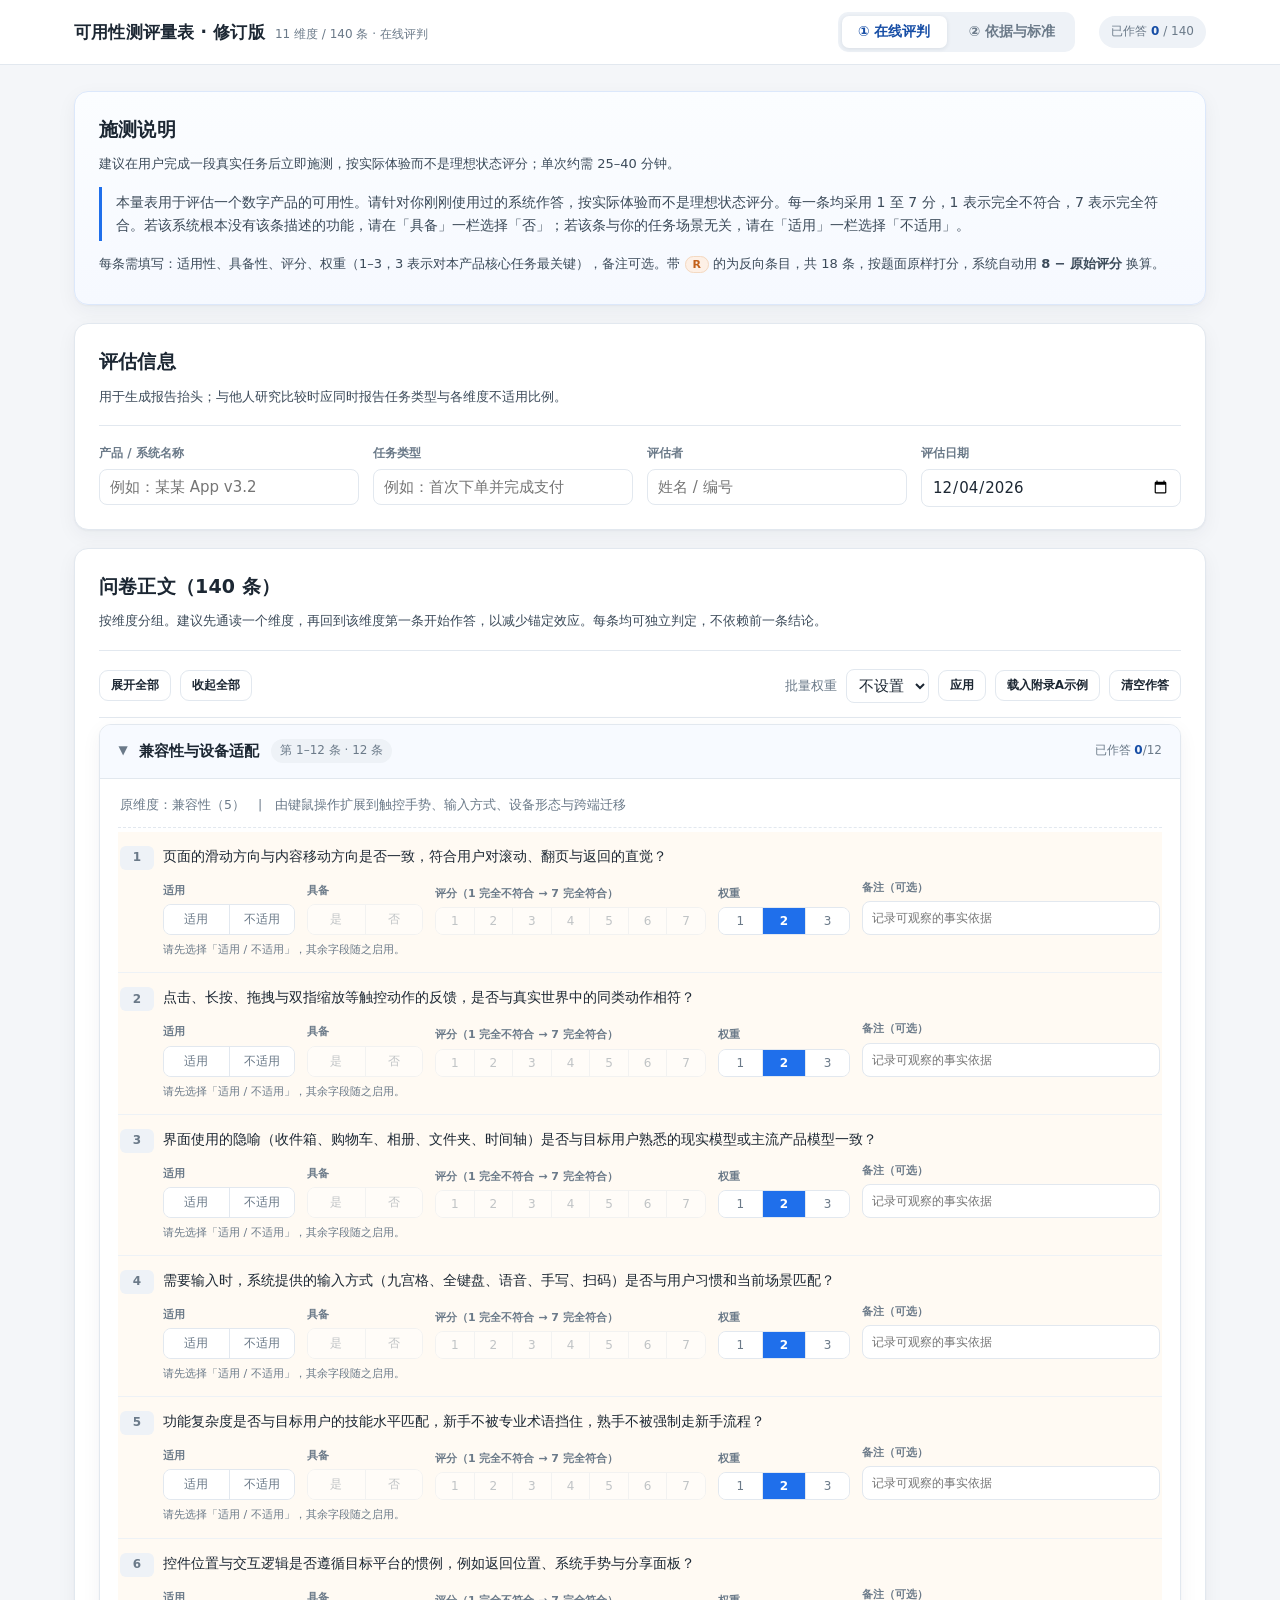
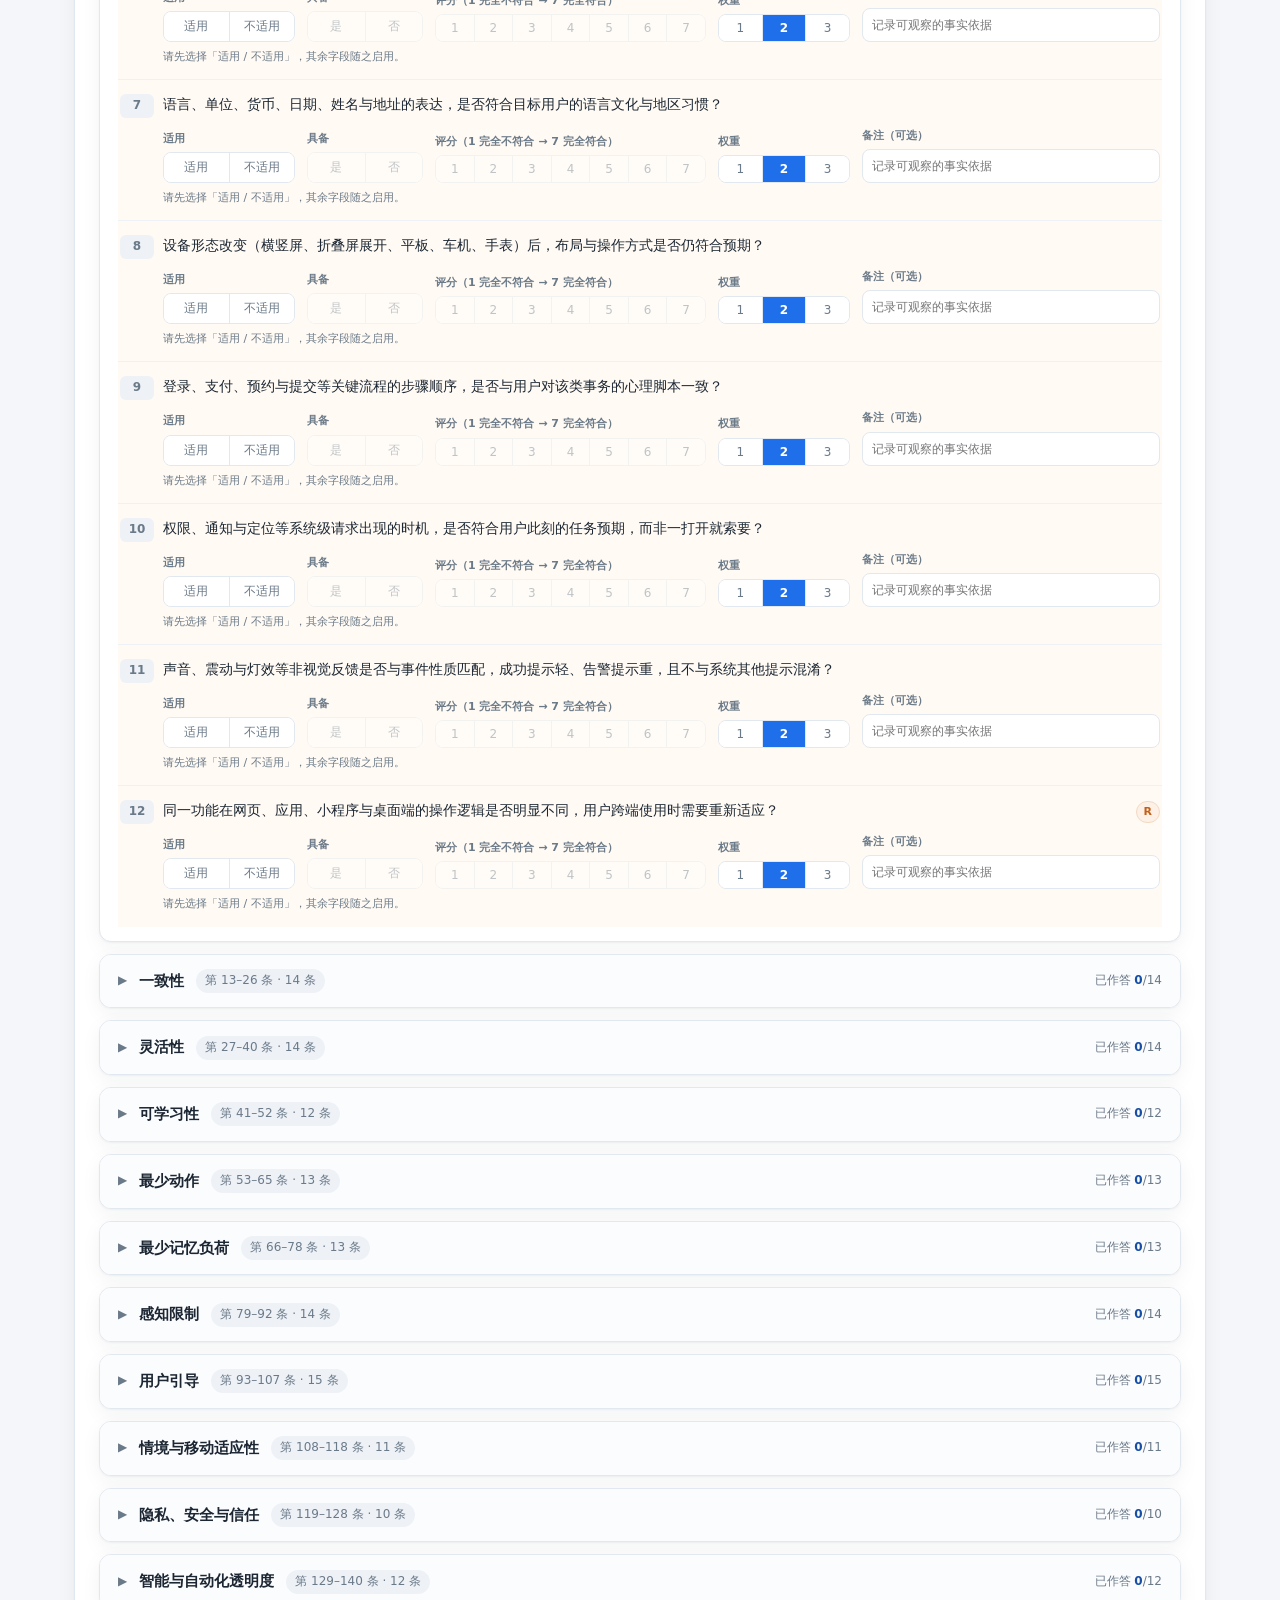
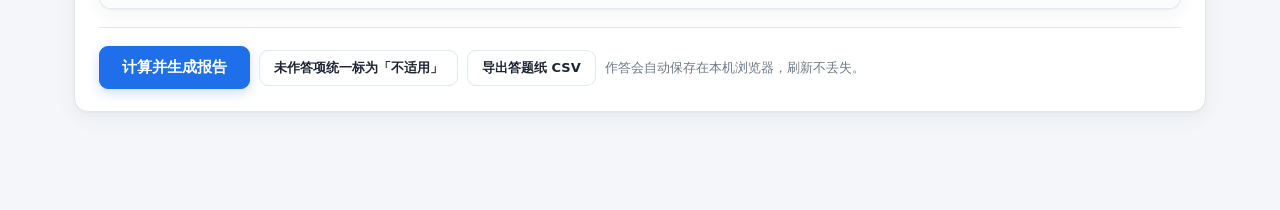
<file: site/assets/usability-score.html>
<!DOCTYPE html>
<html lang="zh-CN">
<head>
<meta charset="utf-8">
<meta name="viewport" content="width=device-width, initial-scale=1">
<title>可用性测评量表（修订版）· 在线评判</title>
<style>
:root{
  --bg:#f4f6f9; --card:#ffffff; --ink:#1c2733; --muted:#6b7a89; --line:#e2e8ef;
  --brand:#1f6feb; --brand-soft:#eaf2ff; --brand-ink:#174ea6;
  --good:#1a7f5a; --good-soft:#e7f5ee; --warn:#b07515; --warn-soft:#fdf3e0;
  --bad:#c0392b; --bad-soft:#fdeceb; --r:#c2601a; --r-soft:#fdf0e6;
  --shadow:0 1px 2px rgba(20,35,55,.04),0 6px 20px rgba(20,35,55,.05);
}
*{box-sizing:border-box}
html{scroll-behavior:smooth}
body{margin:0;background:var(--bg);color:var(--ink);
  font-family:system-ui,-apple-system,"PingFang SC","Microsoft YaHei","WenQuanYi Micro Hei",sans-serif;
  font-size:15px;line-height:1.65;-webkit-font-smoothing:antialiased}
a{color:var(--brand);text-decoration:none}
a:hover{text-decoration:underline}
button{font-family:inherit;font-size:inherit;cursor:pointer}
input,select,textarea{font-family:inherit;font-size:inherit;color:var(--ink)}

/* ---------- 顶栏 ---------- */
.topbar{position:sticky;top:0;z-index:50;background:rgba(255,255,255,.94);
  backdrop-filter:blur(10px);border-bottom:1px solid var(--line)}
.topbar-in{max-width:1180px;margin:auto;padding:12px 24px;display:flex;
  align-items:center;gap:24px;flex-wrap:wrap}
.brand{display:flex;align-items:baseline;gap:10px;margin-right:auto}
.brand b{font-size:17px;letter-spacing:.2px}
.brand span{font-size:12px;color:var(--muted)}
.nav{display:flex;gap:6px;background:#eef2f7;padding:4px;border-radius:10px}
.nav button{border:0;background:transparent;color:var(--muted);padding:7px 16px;
  border-radius:7px;font-weight:600;font-size:14px;white-space:nowrap}
.nav button.on{background:#fff;color:var(--brand-ink);box-shadow:0 1px 4px rgba(20,35,55,.10)}
.progress-pill{font-size:12px;color:var(--muted);background:#eef2f7;
  padding:6px 12px;border-radius:999px;white-space:nowrap}
.progress-pill b{color:var(--brand-ink)}

.wrap{max-width:1180px;margin:0 auto;padding:26px 24px 80px}
.view[hidden]{display:none!important}
.card{background:var(--card);border:1px solid var(--line);border-radius:14px;
  box-shadow:var(--shadow);padding:22px 24px;margin-bottom:18px}
.card h2{margin:0 0 6px;font-size:19px;letter-spacing:.2px}
.card h3{margin:22px 0 8px;font-size:16px}
.card p{margin:8px 0;color:#3b4a59}
.sub{color:var(--muted);font-size:13px;margin:0}
.hr{height:1px;background:var(--line);margin:18px 0;border:0}

/* ---------- 表单通用 ---------- */
.field{display:flex;flex-direction:column;gap:5px;min-width:0}
.field label{font-size:12px;color:var(--muted);font-weight:600}
.field input,.field select,.field textarea{border:1px solid var(--line);border-radius:8px;
  padding:8px 10px;background:#fff;outline:none;width:100%}
.field input:focus,.field select:focus,.field textarea:focus{border-color:var(--brand);
  box-shadow:0 0 0 3px var(--brand-soft)}
.meta-grid{display:grid;grid-template-columns:repeat(4,1fr);gap:14px}
.btn{border:1px solid var(--line);background:#fff;color:var(--ink);padding:8px 14px;
  border-radius:9px;font-weight:600;font-size:13px;transition:.15s}
.btn:hover{border-color:var(--brand);color:var(--brand-ink);background:var(--brand-soft)}
.btn.primary{background:var(--brand);border-color:var(--brand);color:#fff;padding:11px 22px;
  font-size:15px;box-shadow:0 4px 12px rgba(31,111,235,.22)}
.btn.primary:hover{background:#1a5fd0;color:#fff}
.btn.ghost{background:transparent}
.btn.sm{padding:6px 11px;font-size:12px}
.btn-row{display:flex;gap:9px;flex-wrap:wrap;align-items:center}
.notice{padding:11px 14px;border-radius:9px;font-size:13px;margin:12px 0;
  background:var(--brand-soft);color:var(--brand-ink);border:1px solid #d3e3ff}
.notice.warn{background:var(--warn-soft);color:#8a5a0c;border-color:#f2ddb4}
.notice.bad{background:var(--bad-soft);color:#9c2d22;border-color:#f5cfcb}
.notice.good{background:var(--good-soft);color:#116547;border-color:#c8e8d8}

/* ---------- 问卷 ---------- */
.guide{background:linear-gradient(180deg,#fbfdff,#f6f9ff);border:1px solid #dce8fb}
.guide .quote{border-left:3px solid var(--brand);padding:4px 0 4px 14px;margin:12px 0;
  color:#3b4a59;font-size:14px}
.dim-toolbar{display:flex;gap:9px;flex-wrap:wrap;align-items:center;
  padding-bottom:14px;margin-bottom:6px;border-bottom:1px solid var(--line)}
.dim-toolbar .spacer{flex:1}
details.dim{background:#fff;border:1px solid var(--line);border-radius:12px;
  margin-bottom:12px;overflow:hidden;box-shadow:var(--shadow)}
details.dim>summary{cursor:pointer;list-style:none;padding:14px 18px;display:flex;
  align-items:center;gap:12px;background:#fbfcfe;user-select:none}
details.dim>summary::-webkit-details-marker{display:none}
details.dim[open]>summary{border-bottom:1px solid var(--line);background:#f7faff}
summary .chev{color:var(--muted);font-size:12px;transition:transform .18s}
details.dim[open] summary .chev{transform:rotate(90deg)}
summary .dim-name{font-weight:700;font-size:15px}
summary .dim-range{font-size:12px;color:var(--muted);background:#eef2f7;
  padding:2px 9px;border-radius:999px}
summary .dim-count{margin-left:auto;font-size:12px;color:var(--muted);white-space:nowrap}
summary .dim-count b{color:var(--brand-ink)}
.dim-body{padding:6px 18px 14px}
.dim-desc{font-size:12.5px;color:var(--muted);padding:10px 2px 12px;
  border-bottom:1px dashed var(--line);margin-bottom:4px}

.item{padding:13px 2px;border-bottom:1px solid #eef2f6}
.item:last-child{border-bottom:0}
.item:hover{background:#fbfdff}
.item.incomplete{background:#fffaf3}
.item-head{display:flex;gap:9px;align-items:flex-start;margin-bottom:9px}
.num{flex:none;width:34px;height:24px;border-radius:6px;background:#eef2f7;
  color:var(--muted);font-size:12px;font-weight:700;display:flex;
  align-items:center;justify-content:center;margin-top:1px}
.q{flex:1;font-size:14px;line-height:1.6}
.tag-r{flex:none;font-size:11px;font-weight:700;color:var(--r);background:var(--r-soft);
  border:1px solid #f3d9c2;padding:1px 7px;border-radius:999px;margin-top:2px}
.tag-miss{flex:none;font-size:11px;font-weight:700;color:var(--bad);background:var(--bad-soft);
  border:1px solid #f5cfcb;padding:1px 7px;border-radius:999px;margin-top:2px}
.controls{display:grid;grid-template-columns:132px 116px 1fr 132px minmax(150px,1.1fr);
  gap:12px;align-items:end;padding-left:43px}
.ctrl-label{font-size:11px;color:var(--muted);font-weight:600;margin-bottom:4px;display:block}
.seg{display:flex;gap:0;border:1px solid var(--line);border-radius:8px;overflow:hidden;background:#fff}
.seg button{flex:1;border:0;background:#fff;padding:6px 4px;font-size:12px;
  color:var(--muted);border-right:1px solid var(--line);white-space:nowrap}
.seg button:last-child{border-right:0}
.seg button:hover{background:var(--brand-soft)}
.seg button.on{background:var(--brand);color:#fff;font-weight:700}
.seg.disa{opacity:.42;pointer-events:none}
.seg.score button{padding:6px 0;font-size:12px}
.seg.score button.on{background:var(--brand-ink)}
.remark{width:100%;border:1px solid var(--line);border-radius:8px;padding:7px 9px;
  font-size:12px;resize:vertical;min-height:34px;outline:none;background:#fff}
.remark:focus{border-color:var(--brand)}
.hint{font-size:11px;color:var(--muted);margin:6px 0 0;padding-left:43px}
.hint.miss{color:var(--bad)}

/* ---------- 结果 ---------- */
.result-head{display:flex;gap:28px;align-items:center;flex-wrap:wrap}
.big-score{font-size:66px;font-weight:800;line-height:1;letter-spacing:-2px}
.big-score small{font-size:20px;color:var(--muted);font-weight:600;letter-spacing:0}
.grade{display:inline-block;padding:5px 14px;border-radius:999px;font-weight:700;font-size:14px}
.g-excellent{background:var(--good-soft);color:var(--good)}
.g-good{background:var(--brand-soft);color:var(--brand-ink)}
.g-pass{background:var(--warn-soft);color:var(--warn)}
.g-fail{background:var(--bad-soft);color:var(--bad)}
.kpis{display:grid;grid-template-columns:repeat(4,1fr);gap:12px;margin:20px 0}
.kpi{background:#f8fafc;border:1px solid var(--line);border-radius:10px;padding:12px 14px}
.kpi b{display:block;font-size:22px;line-height:1.2}
.kpi span{font-size:12px;color:var(--muted)}
table{width:100%;border-collapse:collapse;font-size:13.5px}
th,td{text-align:left;padding:9px 10px;border-bottom:1px solid var(--line);vertical-align:middle}
th{font-size:12px;color:var(--muted);font-weight:700;background:#f8fafc;white-space:nowrap}
tbody tr:hover{background:#fbfdff}
.bar{height:9px;background:#eef2f7;border-radius:99px;overflow:hidden;min-width:110px}
.bar i{display:block;height:100%;border-radius:99px;background:var(--brand)}
.bar i.g-excellent{background:var(--good)}.bar i.g-good{background:var(--brand)}
.bar i.g-pass{background:var(--warn)}.bar i.g-fail{background:var(--bad)}
.short{color:var(--bad);font-weight:700}
.diag{display:grid;grid-template-columns:1fr 1fr;gap:16px}
.diag-box{border:1px solid var(--line);border-radius:11px;padding:14px 16px;background:#fbfcfe}
.diag-box h4{margin:0 0 8px;font-size:14px}
.diag-box ul{margin:0;padding-left:18px;font-size:13px;color:#3b4a59;max-height:230px;overflow:auto}
.diag-box li{margin:5px 0}
.report-text{width:100%;min-height:210px;border:1px solid var(--line);border-radius:10px;
  padding:13px 14px;font-family:ui-monospace,SFMono-Regular,Consolas,"WenQuanYi Micro Hei",monospace;
  font-size:12.5px;line-height:1.7;background:#fbfcfe;resize:vertical;outline:none}

/* ---------- 依据页 ---------- */
.doc-layout{display:grid;grid-template-columns:212px 1fr;gap:22px;align-items:start}
.toc{position:sticky;top:78px;background:#fff;border:1px solid var(--line);
  border-radius:12px;padding:14px;box-shadow:var(--shadow)}
.toc b{font-size:12px;color:var(--muted);display:block;margin-bottom:9px;letter-spacing:1px}
.toc a{display:block;padding:6px 9px;border-radius:7px;font-size:13px;color:#3b4a59}
.toc a:hover{background:var(--brand-soft);color:var(--brand-ink);text-decoration:none}
.doc-body h2{scroll-margin-top:88px}
.doc-body h3{scroll-margin-top:88px}
.doc-body h4{margin:16px 0 6px;font-size:14px}
.doc-body ul,.doc-body ol{padding-left:20px;margin:8px 0}
.doc-body li{margin:5px 0}
.formula{display:flex;align-items:center;gap:10px;flex-wrap:wrap;background:#f7faff;
  border:1px dashed #c9dcfa;border-radius:10px;padding:18px 20px;margin:14px 0;
  font-size:19px;color:var(--brand-ink);font-family:Georgia,"Times New Roman",serif}
.frac{display:inline-flex;flex-direction:column;align-items:center;vertical-align:middle;line-height:1.4}
.frac .num{padding:0 8px 5px}
.frac .den{padding:5px 8px 0;border-top:1.5px solid var(--brand-ink)}
.formula sub{font-size:.65em}
.legend{display:grid;grid-template-columns:repeat(2,1fr);gap:8px 20px;font-size:13px;margin-top:10px}
.legend div{border-bottom:1px dotted var(--line);padding:5px 0}
.tag{display:inline-block;font-size:11px;font-weight:700;padding:2px 8px;border-radius:999px;
  background:var(--brand-soft);color:var(--brand-ink);margin-right:6px}
.tag.grey{background:#eef2f7;color:var(--muted)}
.ref{font-size:13px;color:#3b4a59;padding-left:26px;text-indent:-26px;margin:9px 0}
.callout{border-left:3px solid var(--good);background:var(--good-soft);
  padding:12px 15px;border-radius:0 9px 9px 0;margin:14px 0;font-size:13.5px}
.callout.warn{border-left-color:var(--warn);background:var(--warn-soft)}

@media (max-width:980px){
  .meta-grid{grid-template-columns:repeat(2,1fr)}
  .controls{grid-template-columns:1fr 1fr;gap:10px;padding-left:0}
  .controls .c-score{grid-column:1/-1}
  .kpis{grid-template-columns:repeat(2,1fr)}
  .diag{grid-template-columns:1fr}
  .doc-layout{grid-template-columns:1fr}
  .toc{position:static;display:flex;flex-wrap:wrap;gap:4px}
  .toc b{width:100%}
  .legend{grid-template-columns:1fr}
}
@media print{.topbar,.dim-toolbar,.btn-row,.toc{display:none!important}.doc-layout{grid-template-columns:1fr}}
</style>
</head>
<body>

<header class="topbar">
  <div class="topbar-in">
    <div class="brand"><b>可用性测评量表 · 修订版</b><span>11 维度 / 140 条 · 在线评判</span></div>
    <nav class="nav" id="nav">
      <button type="button" data-view="survey" class="on">① 在线评判</button>
      <button type="button" data-view="rubric">② 依据与标准</button>
    </nav>
    <div class="progress-pill" id="topProgress">已作答 <b>0</b> / 140</div>
  </div>
</header>

<main class="wrap">

<!-- ==================== 第一页：在线评判 ==================== -->
<section class="view" id="view-survey">

  <div class="card guide">
    <h2>施测说明</h2>
    <p class="sub">建议在用户完成一段真实任务后立即施测，按实际体验而不是理想状态评分；单次约需 25–40 分钟。</p>
    <div class="quote">本量表用于评估一个数字产品的可用性。请针对你刚刚使用过的系统作答，按实际体验而不是理想状态评分。每一条均采用 1 至 7 分，1 表示完全不符合，7 表示完全符合。若该系统根本没有该条描述的功能，请在「具备」一栏选择「否」；若该条与你的任务场景无关，请在「适用」一栏选择「不适用」。</div>
    <p class="sub">每条需填写：适用性、具备性、评分、权重（1–3，3 表示对本产品核心任务最关键），备注可选。带 <span class="tag-r">R</span> 的为反向条目，共 18 条，按题面原样打分，系统自动用 <b>8 − 原始评分</b> 换算。</p>
  </div>

  <div class="card">
    <h2>评估信息</h2>
    <p class="sub">用于生成报告抬头；与他人研究比较时应同时报告任务类型与各维度不适用比例。</p>
    <div class="hr"></div>
    <div class="meta-grid">
      <div class="field"><label>产品 / 系统名称</label><input id="m-product" placeholder="例如：某某 App v3.2"></div>
      <div class="field"><label>任务类型</label><input id="m-task" placeholder="例如：首次下单并完成支付"></div>
      <div class="field"><label>评估者</label><input id="m-rater" placeholder="姓名 / 编号"></div>
      <div class="field"><label>评估日期</label><input id="m-date" type="date"></div>
    </div>
  </div>

  <div class="card">
    <h2>问卷正文（140 条）</h2>
    <p class="sub">按维度分组。建议先通读一个维度，再回到该维度第一条开始作答，以减少锚定效应。每条均可独立判定，不依赖前一条结论。</p>
    <div class="hr"></div>
    <div class="dim-toolbar">
      <button type="button" class="btn sm" id="btnExpand">展开全部</button>
      <button type="button" class="btn sm" id="btnCollapse">收起全部</button>
      <span class="spacer"></span>
      <label class="sub" for="bulkW">批量权重</label>
      <select id="bulkW" style="border:1px solid var(--line);border-radius:8px;padding:6px 8px;background:#fff">
        <option value="">不设置</option><option value="1">全部 1</option><option value="2">全部 2</option><option value="3">全部 3</option>
      </select>
      <button type="button" class="btn sm" id="btnBulk">应用</button>
      <button type="button" class="btn sm" id="btnDemo">载入附录A示例</button>
      <button type="button" class="btn sm" id="btnClear">清空作答</button>
    </div>
    <div id="dims"></div>
    <div class="hr"></div>
    <div class="btn-row">
      <button type="button" class="btn primary" id="btnCalc">计算并生成报告</button>
      <button type="button" class="btn" id="btnFillNA">未作答项统一标为「不适用」</button>
      <button type="button" class="btn ghost" id="btnCsv">导出答题纸 CSV</button>
      <span class="sub" id="calcHint">作答会自动保存在本机浏览器，刷新不丢失。</span>
    </div>
    <div id="calcNotice"></div>
  </div>

  <div class="card" id="resultCard" hidden>
    <h2>评判结果</h2>
    <div id="resultBody"></div>
  </div>

</section>

<!-- ==================== 第二页：依据与标准 ==================== -->
<section class="view" id="view-rubric" hidden>
<div class="doc-layout">
  <aside class="toc">
    <b>目录</b>
    <a href="#s-bg">1 修订背景与依据</a>
    <a href="#s-structure">1.3 维度结构对照</a>
    <a href="#s-admin">2.1 施测对象与指导语</a>
    <a href="#s-standard">2.2 评判标准（逐条字段）</a>
    <a href="#s-formula">2.3 指数计算与原理</a>
    <a href="#s-interpret">2.4 结果解释与诊断信号</a>
    <a href="#s-usage">2.5 三种使用方式</a>
    <a href="#s-validity">4 信效度检验建议</a>
    <a href="#s-answer">附录A 答题纸口径</a>
    <a href="#s-refs">5 参考文献</a>
  </aside>

  <div class="doc-body">

    <div class="card">
      <h2 id="s-bg">1 修订背景与依据</h2>
      <h3>1.1 原量表的适用边界</h3>
      <p>普渡可用性测评量表（Purdue Usability Testing Questionnaire, PUTQ）由 Lin、Choong 与 Salvendy 于 1997 年提出。它依据人类信息加工理论，把可用性拆成八个维度——兼容性、一致性、灵活性、可学习性、最少动作、最少记忆负荷、感知限制与用户引导，共 100 条，采用 1 至 7 分评分，并以加权公式折算为 0 至 100 的可用性指数。这一结构的长处是维度清晰、可追溯到具体的人因学原则，至今仍是少数能给出分维度诊断的量表之一。</p>
      <p>但它的适用前提已被技术环境改写。原作者在结论部分明确说明，量表条目主要针对「需要视觉显示、键盘与鼠标的传统图形界面软件」，在评价以声音、语音、动画、视频和笔输入为主的交互系统时应谨慎使用；同时承认量表只覆盖传统可用性维度，未纳入愉悦感等体验因素。1997 年的个人计算机是单机、单屏、以鼠标为主、以桌面应用为中心的；今天的主要界面则是手机、平板、折叠屏与车机，输入以触控、语音、扫码和传感器为主，服务分布在多个应用与多个设备之间，并且越来越多地把决策交给推荐算法与生成式模型。</p>
      <p>原有条目所描述的对象——窗口、菜单、光标、功能键、命令语言——在移动端大量消失，而原量表完全没有涉及权限、弱网、中断恢复、隐私默认值、AI 输出可信度等当代用户真正会遇到的判断。</p>
      <div class="callout"><b>本次修订不是替换，而是迁移：</b>把同一套人因学骨架迁移到新的交互条件下——保留可追溯到 PUTQ 的八个维度及其问句式、可观察的条目写法，删除主要依赖桌面隐喻的表述，并补充三个当代维度。</div>

      <h3>1.2 三条修订原则</h3>
      <ol>
        <li><b>保持结构可追溯。</b>原八个维度全部保留，每个维度仍对应人类信息加工的感知、认知、动作三个阶段，便于与 1997 年的研究结果、以及其他采用同一框架的研究相互对照。凡删除的条目，其考察意图都尽可能并入同维度的新条目，而不是整段丢弃。</li>
        <li><b>把条目写成可观察的行为问句。</b>每条都指向一个能在真实使用中被判定「有」或「没有」的设计特征，避免「界面是否美观」「体验是否良好」这类无法证伪的表述。每一条都可以由评估者根据界面事实作答，而不只是凭喜好打分。</li>
        <li><b>覆盖移动与智能场景的失败模式。</b>新增条目集中在三类过去不存在或不被重视的失败：设备与情境造成的失败（单手、弱网、打断、电量），权利与信任造成的失败（权限、默认设置、注销、扣费），以及自动化造成的失败（AI 越界、不可解释、无法回退、责任不清）。</li>
      </ol>

      <h3 id="s-structure">1.3 修订后的维度结构（表1）</h3>
      <p>修订版共 <b>11 个维度、140 条</b>。前八个维度沿用原名称并扩充条目，后三个维度为新增。</p>
      <table>
        <thead><tr><th>原维度（条目数）</th><th>新维度（条目数）</th><th>主要修订内容</th></tr></thead>
        <tbody>
          <tr><td>兼容性（5）</td><td>兼容性与设备适配（12）</td><td>由键鼠操作扩展到触控手势、输入方式、设备形态与跨端迁移</td></tr>
          <tr><td>一致性（17）</td><td>一致性（14）</td><td>增加主题模式、跨端、多角色与 AI 内容标注的一致性</td></tr>
          <tr><td>灵活性（14）</td><td>灵活性（14）</td><td>增加通知配置、离线降级、无障碍替代与专注模式</td></tr>
          <tr><td>可学习性（7）</td><td>可学习性（12）</td><td>增加渐进披露、就地示例、搜索助学与 AI 能力说明</td></tr>
          <tr><td>最少动作（13）</td><td>最少动作（13）</td><td>增加扫码、生物识别、自动填充、跨应用跳转与单手触达</td></tr>
          <tr><td>最少记忆负荷（15）</td><td>最少记忆负荷（13）</td><td>增加中断恢复、状态持续可见与 AI 摘要</td></tr>
          <tr><td>感知限制（17）</td><td>感知限制（14）</td><td>增加小屏阅读、触控热区、对比度、动效与多通道反馈</td></tr>
          <tr><td>用户引导（12）</td><td>用户引导（15）</td><td>增加权限说明、空状态、恢复路径、AI 不确定性与敏感操作确认</td></tr>
          <tr><td>—</td><td>情境与移动适应性（11）</td><td>新增。覆盖单手、弱网、打断、电量、折叠屏与公共场合隐私</td></tr>
          <tr><td>—</td><td>隐私、安全与信任（10）</td><td>新增。覆盖最小必要收集、默认保护、脱敏展示与注销可达</td></tr>
          <tr><td>—</td><td>智能与自动化透明度（12）</td><td>新增。覆盖 AI 能力边界、可解释、可覆盖、内容标识与责任归属</td></tr>
          <tr><td><b>合计（100）</b></td><td><b>合计（140）</b></td><td>净增 40 条，其中新增维度 33 条、原有维度扩充 7 条</td></tr>
        </tbody>
      </table>
      <div class="callout warn"><b>为什么新增维度仍属「可用性」而非体验偏好：</b>三个维度的共同点在于都直接决定用户能否安全、可预期地完成任务——权限申请时机不当会让任务在第一步失败；弱网未降级会让任务在中途失败；AI 无法回退会让任务在最后一步产生不可撤销的后果。</div>
    </div>

    <div class="card">
      <h2 id="s-admin">2.1 施测对象与指导语</h2>
      <p>本量表适用于网页、移动应用、小程序、桌面软件、智能终端界面，以及包含推荐、语音助手或生成式 AI 功能的系统。建议在用户完成一段真实任务后立即施测，而不是让用户凭印象回忆。单次施测约需 25 至 40 分钟，不宜在无报酬、无实验约定的场合要求用户独立完成全部 140 条。</p>
      <p class="sub">指导语：本量表用于评估一个数字产品的可用性。请针对你刚刚使用过的系统作答，按实际体验而不是理想状态评分。每一条均采用 1 至 7 分，1 表示完全不符合，7 表示完全符合。若该系统根本没有该条描述的功能，请在「是否具备」一栏选择「否」；若该条与你的任务场景无关，请选择「不适用」。</p>

      <h2 id="s-standard" style="margin-top:26px">2.2 评判标准：每条必须完成的判断</h2>
      <table>
        <thead><tr><th>字段</th><th>取值</th><th>含义与规则</th></tr></thead>
        <tbody>
          <tr><td><b>适用性 I<sub>i</sub></b></td><td>适用 = 1 / 不适用 = 0</td><td>该条描述的情境是否属于本次评估的任务范围。<b>不适用时该条整体退出计算</b>，既不进分子也不进分母。</td></tr>
          <tr><td><b>具备性</b></td><td>是 = 1 / 否 = 0</td><td>系统是否提供了该条所要求的设计特征。<b>适用但不具备时记缺失罚分 p<sub>i</sub> = 1</b>，表示这里存在一个确定的可用性缺陷；此时题面评分仅作记录。</td></tr>
          <tr><td><b>评分</b></td><td>1 – 7 分</td><td>在具备的前提下评价其实现质量：1 = 完全不符合，7 = 完全符合。反向条目按题面原样填写，由统计环节换算。</td></tr>
          <tr><td><b>权重 w<sub>i</sub></b></td><td>1 / 2 / 3</td><td>评估者为该条赋予的重要性，3 表示该条对本产品的核心任务最关键。</td></tr>
          <tr><td><b>备注</b></td><td>自由文本</td><td>记录可观察的事实依据，例如「拖拽反馈有延迟」「深色模式语义色反转」。</td></tr>
        </tbody>
      </table>
      <h4>反向条目</h4>
      <p>题末以 <span class="tag-r">R</span> 标注，共 <b>18 条</b>（第 12、14、18、22、45、60、63、76、88、90、92、93、101、112、118、123、128、135 条），用于抑制一律给高分的默认同意倾向。</p>
      <div class="formula" style="font-size:17px">换算分 s<sub>i</sub> = 8 − 原始评分　<span class="sub" style="font-family:inherit">（换算后方向与其他条目一致，再进入指数公式）</span></div>
      <div class="callout warn">这一处理方式沿用原量表的计分逻辑，目的是<b>避免用「没有这个功能」掩盖缺陷</b>，也<b>避免用「用不到这个功能」稀释得分</b>：缺失要罚，不相关要剔除。</div>
      <div class="callout"><b>关于「适用但不具备」的落地口径：</b>文档规定评分是在<b>具备的前提下</b>评价实现质量，附录A示例仍为不具备的条目保留了题面评分。本网站据此把题面评分仅作为事实记录，该条按实现质量最低（s<sub>i</sub> = 1）计入，与 p<sub>i</sub> = 1 相抵后净贡献 0。这样既守住「确定缺陷不得分」，也避免反向条目因题面低分被换算成虚高得分。公式本身未作改动。</div>
    </div>

    <div class="card">
      <h2 id="s-formula">2.3 指数计算与原理</h2>
      <p>设第 i 条的换算评分为 s<sub>i</sub>，适用性为 I<sub>i</sub>，缺失罚分为 p<sub>i</sub>，权重为 w<sub>i</sub>，则可用性指数为：</p>
      <div class="formula">
        <span>Index = </span>
        <span class="frac"><span class="num">Σ w<sub>i</sub> ( s<sub>i</sub> − p<sub>i</sub> )</span><span class="den">7 × Σ w<sub>i</sub> × I<sub>i</sub></span></span>
        <span> × 100</span>
      </div>
      <div class="legend">
        <div><b>s<sub>i</sub></b>　取值 1–7（反向条目已换算）</div>
        <div><b>p<sub>i</sub></b>　取值 0 或 1（适用但不具备 = 1）</div>
        <div><b>I<sub>i</sub></b>　取值 0 或 1（不适用 = 0）</div>
        <div><b>w<sub>i</sub></b>　取值 1–3</div>
      </div>
      <p style="margin-top:14px"><b>原理：</b>分子为加权后的实际得分，分母为同一批条目在满分状态下的加权总分，比值乘以 100 即为 0 至 100 的指数。「不适用」条目 I<sub>i</sub> = 0，在分母中自然不贡献，同时也不进分子；「适用但不具备」条目在分子中被扣掉一份权重，使确定的缺陷不会被高分掩盖。</p>
      <p><b>维度分：</b>用同一公式，只代入该维度的条目，从而得到 11 个分维度得分。分维度得分用于定位问题，总指数用于横向比较。</p>
      <div class="callout"><b>报告口径：</b>若需与他人研究比较，应同时报告总指数、11 个维度分、各维度的不适用比例，以及样本的任务类型。仅报告总指数会丢失诊断信息，也无法判断差异来自真实缺陷还是条目适用性不同。</div>
      <p class="sub">本网站的实现口径：选择「适用」时评分默认预置为 4、权重默认 2，请按实际体验调整；选择「适用 + 不具备」时评分停用、系统自动记 p<sub>i</sub> = 1 且该条净贡献 0；选择「不适用」时具备性与评分停用并清空，该条整体退出计算。未选择适用性的条目视为「未作答」，同样退出计算并在报告中标注为试算。</p>
    </div>

    <div class="card">
      <h2 id="s-interpret">2.4 结果解释（表2，暂定）</h2>
      <p class="sub">该区间是参照系统可用性量表（SUS）的经验分档思路迁移而来的<b>工作假设</b>，尚未经本量表的常模验证，正式研究使用前应以本地样本分布重新标定，不应把它当作行业标准引用。</p>
      <table>
        <thead><tr><th>等级</th><th>指数区间</th><th>含义</th><th>建议动作</th></tr></thead>
        <tbody>
          <tr><td><span class="grade g-excellent">优秀</span></td><td>85–100</td><td>绝大多数可用性问题已解决，可作为同类产品参照</td><td>保持现状，沉淀为设计规范</td></tr>
          <tr><td><span class="grade g-good">良好</span></td><td>70–84</td><td>整体可用，存在局部摩擦</td><td>针对最低分维度做定向优化</td></tr>
          <tr><td><span class="grade g-pass">及格</span></td><td>55–69</td><td>能完成核心任务，但学习成本或出错率偏高</td><td>列入下一轮迭代必改清单</td></tr>
          <tr><td><span class="grade g-fail">不及格</span></td><td>0–54</td><td>核心任务难以顺利完成，误操作与流失风险高</td><td>暂停扩展功能，优先重构关键流程</td></tr>
        </tbody>
      </table>
      <h3>两个诊断信号</h3>
      <ol>
        <li><b>结构性短板：</b>某维度分比总指数低 10 分以上，说明该维度是结构性短板，应优先处理，而不是在总分较高的维度上继续打磨。</li>
        <li><b>关键且失效：</b>权重为 3 且评分不超过 3 的条目，属于「关键且失效」，无论总分如何都应立即修复。本网站按<b>换算后方向一致的评分</b>判定（避免反向条目高分被漏判），并把「适用但不具备」的缺失项一并列入。</li>
      </ol>

      <h2 id="s-usage" style="margin-top:26px">2.5 三种使用方式</h2>
      <table>
        <thead><tr><th>方式</th><th>用途</th><th>规则</th></tr></thead>
        <tbody>
          <tr><td><b>全版 140 条</b></td><td>正式评估、版本对照与学术研究</td><td>能给出完整的分维度诊断。本网站即全版。</td></tr>
          <tr><td><b>场景版</b></td><td>产品迭代中的快速诊断</td><td>按产品形态裁剪明显不适用的维度，例如纯桌面后台系统可整段跳过「情境与移动适应性」，但保留其余十个维度，<b>且不得删减核心八维度中的任何一个</b>。裁剪后应在报告中注明剔除的维度与理由，否则分数不可比。</td></tr>
          <tr><td><b>短版 22 条</b></td><td>大规模问卷或日常监测</td><td>建议在完成信效度检验后，从每个维度保留 2 条载荷最高且内容不重复的条目。未完成验证之前，不宜直接把任意子集当作独立短版使用，因为其信度与维度结构均未经检验。</td></tr>
        </tbody>
      </table>
    </div>

    <div class="card">
      <h2 id="s-validity">4 信效度检验建议</h2>
      <p class="sub">一套新条目在通过检验之前只是候选条目。以下为可直接执行的最小检验方案，供学位论文或产品研究使用；样本量与统计指标均为该领域的常规做法，不是本量表的既有结论。</p>
      <h3>4.1 内容效度与认知访谈</h3>
      <ul>
        <li>请 8 至 12 名熟悉人机交互或可用性工程的专家逐条评定「该条与所测维度是否相关」，采用 4 点相关性评定；条目水平内容效度指数 <b>I-CVI ≥ 0.78</b>，量表水平均值 <b>S-CVI/Ave ≥ 0.90</b>。低于阈值的条目应改写或删除，并记录理由。</li>
        <li>随后进行 15 至 20 名目标用户的认知访谈，让用户用自己的话说出每条在问什么并指出歧义。同一条目若有八成以上用户理解一致，视为表述清晰；否则应改写。这一步对新增的三个维度尤其重要，因为「透明度」「可预期」这类词在普通用户口中常有不同含义。</li>
      </ul>
      <h3>4.2 项目分析与结构效度</h3>
      <ul>
        <li>预测试 30 至 50 人，检查三条淘汰信号：某条「不适用」比例超过 20%（适用条件过窄）；某条有超过一半作答集中在同一档（区分度不足）；某条与所在维度总分相关低于 0.40，或删除后该维度信度反而上升（拖累维度）。出现上述情况优先改写，而不是直接删除。</li>
        <li>正式施测时条目与被试比至少 1:5，即 140 条对应不少于 <b>700 份</b>有效样本；若按维度分别做探索性因子分析，每个维度还需保证 120 至 150 份。</li>
        <li>样本随机对半，一半做探索性因子分析（EFA），一半做验证性因子分析（CFA）。探索阶段要求 KMO 不低于 0.80、Bartlett 检验显著、抽取 11 个因子并解释至少 60% 的总变异；验证阶段要求卡方自由度比小于 3、CFI 与 TLI 不低于 0.90、RMSEA 与 SRMR 不大于 0.08。若某维度条目大量跨因子负载，应回到条目层面判断是表述问题还是维度本身应合并。</li>
      </ul>
      <h3>4.3 信度与效标关联效度</h3>
      <ul>
        <li><b>信度：</b>总量表 Cronbach's α 不低于 0.90，各维度不低于 0.70；间隔 2 至 4 周重测，组内相关系数不低于 0.75。α 过高（例如超过 0.96）往往意味着条目冗余，应检查语义重复。</li>
        <li><b>效标：</b>建议同时施测 SUS 或 UEQ-S，并记录客观指标：任务完成率、任务完成时间、错误次数与求助次数。预期总指数与 SUS 呈中高度正相关，与任务完成时间呈负相关；若相关过低，说明量表测的是偏好而非可用性。</li>
        <li><b>区分效度：</b>可用 UMUX-Lite 检验，若两者相关接近 0.90，则需讨论是否重复测量了同一构念。</li>
        <li><b>跨设备测量等价性：</b>分别收集手机、平板与网页三组样本，依次检验形态等价、度量等价与标量等价，以 <b>ΔCFI 不超过 0.01</b> 为可接受。若不等价，说明同一条目在不同设备上含义不同，应分设备建立常模，而不是直接比较总分。</li>
      </ul>
    </div>

    <div class="card">
      <h2 id="s-answer">附录A 答题纸口径</h2>
      <p>答题纸按条目编号逐行填写，六个字段缺一不可：「适用」填 1 或 0，「具备」填是或否，「评分」填 1 至 7，「权重」填 1 至 3，另含题号与备注。反向条目已在其编号后标注 R，<b>评分仍按用户看到的题面填写，由统计环节换算</b>。</p>
      <p>统计时先换算反向条目，再按 2.3 节公式计算总指数与 11 个维度分。若使用电子表格，建议把「适用」「具备」「权重」作为独立列，<b>避免把「不适用」与「缺失」合并成同一个空白单元格</b>，否则罚分无法区分。本网站导出的 CSV 已把这两类状态分开记录。</p>
      <p class="sub">示例（附录A 表A.1 前若干条）：第 1 条 适用1/是/6/权重2；第 2 条 适用1/是/5/权重3「拖拽反馈有延迟」；第 12(R) 条 适用1/否/2/权重2「跨端逻辑差异大」；第 93(R) 条 适用1/否/1/权重3「错误提示仅显示失败」；第 119 条 适用0「不适用：本次任务未涉及权限」。第一页「载入附录A示例」按钮可直接复现这组数据。</p>

      <h2 id="s-refs" style="margin-top:26px">5 参考文献</h2>
      <p class="ref">[1] LIN H X, CHOONG Y Y, SALVENDY G. A proposed index of usability: a method for comparing the relative usability of different software systems[J]. Behaviour &amp; Information Technology, 1997, 16(4/5): 267-278.</p>
      <p class="ref">[2] BROOKE J. SUS: a “quick and dirty” usability scale[M]//JORDAN P W, THOMAS B, WEINSBERG B A, et al. Usability Evaluation in Industry. London: Taylor &amp; Francis, 1996: 189-194.</p>
      <p class="ref">[3] ISO. Ergonomics of human-system interaction — Part 11: Usability: Definitions and concepts: ISO 9241-11:2018[S]. Geneva: International Organization for Standardization, 2018.</p>
      <p class="ref">[4] W3C. Web Content Accessibility Guidelines (WCAG) 2.2[S/OL]. (2023-10)[2026-11-22]. https://www.w3.org/TR/WCAG22/.</p>
      <p class="ref">[5] SAURO J, LEWIS J R. Quantifying the User Experience: Practical Statistics for User Research[M]. 2nd ed. Cambridge: Morgan Kaufmann, 2016.</p>
      <p class="ref">[6] APPLE INC. Human Interface Guidelines[EB/OL]. [2026-11-22]. https://developer.apple.com/design/human-interface-guidelines/.</p>
      <p class="ref">[7] GOOGLE. Material Design 3[EB/OL]. [2026-11-22]. https://m3.material.io/.</p>
    </div>

  </div>
</div>
</section>

</main>

<!-- ==================== 量表数据 ==================== -->
<script id="scale-data" type="application/json">
{
 "dimensions":[
  {"id":1,"name":"兼容性与设备适配","orig":"兼容性（5）","note":"由键鼠操作扩展到触控手势、输入方式、设备形态与跨端迁移"},
  {"id":2,"name":"一致性","orig":"一致性（17）","note":"增加主题模式、跨端、多角色与 AI 内容标注的一致性"},
  {"id":3,"name":"灵活性","orig":"灵活性（14）","note":"增加通知配置、离线降级、无障碍替代与专注模式"},
  {"id":4,"name":"可学习性","orig":"可学习性（7）","note":"增加渐进披露、就地示例、搜索助学与 AI 能力说明"},
  {"id":5,"name":"最少动作","orig":"最少动作（13）","note":"增加扫码、生物识别、自动填充、跨应用跳转与单手触达"},
  {"id":6,"name":"最少记忆负荷","orig":"最少记忆负荷（15）","note":"增加中断恢复、状态持续可见与 AI 摘要"},
  {"id":7,"name":"感知限制","orig":"感知限制（17）","note":"增加小屏阅读、触控热区、对比度、动效与多通道反馈"},
  {"id":8,"name":"用户引导","orig":"用户引导（12）","note":"增加权限说明、空状态、恢复路径、AI 不确定性与敏感操作确认"},
  {"id":9,"name":"情境与移动适应性","orig":"—（新增）","note":"覆盖单手、弱网、打断、电量、折叠屏与公共场合隐私"},
  {"id":10,"name":"隐私、安全与信任","orig":"—（新增）","note":"覆盖最小必要收集、默认保护、脱敏展示与注销可达"},
  {"id":11,"name":"智能与自动化透明度","orig":"—（新增）","note":"覆盖 AI 能力边界、可解释、可覆盖、内容标识与责任归属"}
 ],
 "items":[
  [1,1,"页面的滑动方向与内容移动方向是否一致，符合用户对滚动、翻页与返回的直觉？",0],
  [2,1,"点击、长按、拖拽与双指缩放等触控动作的反馈，是否与真实世界中的同类动作相符？",0],
  [3,1,"界面使用的隐喻（收件箱、购物车、相册、文件夹、时间轴）是否与目标用户熟悉的现实模型或主流产品模型一致？",0],
  [4,1,"需要输入时，系统提供的输入方式（九宫格、全键盘、语音、手写、扫码）是否与用户习惯和当前场景匹配？",0],
  [5,1,"功能复杂度是否与目标用户的技能水平匹配，新手不被专业术语挡住，熟手不被强制走新手流程？",0],
  [6,1,"控件位置与交互逻辑是否遵循目标平台的惯例，例如返回位置、系统手势与分享面板？",0],
  [7,1,"语言、单位、货币、日期、姓名与地址的表达，是否符合目标用户的语言文化与地区习惯？",0],
  [8,1,"设备形态改变（横竖屏、折叠屏展开、平板、车机、手表）后，布局与操作方式是否仍符合预期？",0],
  [9,1,"登录、支付、预约与提交等关键流程的步骤顺序，是否与用户对该类事务的心理脚本一致？",0],
  [10,1,"权限、通知与定位等系统级请求出现的时机，是否符合用户此刻的任务预期，而非一打开就索要？",0],
  [11,1,"声音、震动与灯效等非视觉反馈是否与事件性质匹配，成功提示轻、告警提示重，且不与系统其他提示混淆？",0],
  [12,1,"同一功能在网页、应用、小程序与桌面端的操作逻辑是否明显不同，用户跨端使用时需要重新适应？",1],

  [13,2,"同一功能在全产品中是否只有一个名称，不出现“收藏”“喜欢”“关注”混指同一动作？",0],
  [14,2,"同类操作是否使用了含义相近但不同的词，例如“删除”“移除”“清除”混用在同一语义层级？",1],
  [15,2,"颜色编码是否符合行业与平台惯例，红示警、绿示成功、黄示注意，而非自创反义用法？",0],
  [16,2,"图标风格、线条粗细、圆角与留白是否属于同一套视觉语言，不混用多套图标库？",0],
  [17,2,"相同层级的信息是否出现在相同位置，例如页面标题、返回、主操作按钮与错误提示？",0],
  [18,2,"同类操作是否随机采用不同反馈方式，让用户难以形成稳定预期？",1],
  [19,2,"数字、日期、金额、百分比与单位的格式是否全站统一，千分位与小数位不混用？",0],
  [20,2,"数据展示格式是否与录入要求一致，输入什么格式，列表与详情就显示什么格式？",0],
  [21,2,"列表页、详情页与设置页的信息架构是否遵循同一组织逻辑，例如同一维度分组与同一排序规则？",0],
  [22,2,"深色模式与浅色模式之间是否存在语义色反转、层级混乱等不一致？",1],
  [23,2,"加载、空状态、错误与无权限四类页面是否使用统一的版式与文案语气？",0],
  [24,2,"系统返回手势、通知样式、权限弹窗与分享面板是否遵循宿主平台规范？",0],
  [25,2,"管理员、普通成员与访客看到的同名功能，行为与权限边界是否一致可预期？",0],
  [26,2,"AI 生成内容与人工内容的标注方式、排版与可编辑性是否遵循同一套规范？",0],

  [27,3,"用户能否按需调整字号、行距、界面密度与主题，包括浅色、深色与护眼模式？",0],
  [28,3,"用户能否按需配置通知的类型、频率、渠道与免打扰时段？",0],
  [29,3,"是否为熟练用户提供高效路径，例如快捷键、快捷手势、快捷指令与直达入口，且不干扰新手？",0],
  [30,3,"是否支持批量与模板化操作，例如批量选择、批量编辑、保存为模板与复用上次设置？",0],
  [31,3,"用户能否自定义首页、工作台或常用功能的排序与显示？",0],
  [32,3,"引导、推荐与自动播放是否可跳过、可关闭，并可在之后重新开启？",0],
  [33,3,"是否支持多任务与中断恢复，例如分屏、小窗、切后台后回到原位置与跨应用复制粘贴？",0],
  [34,3,"是否支持跨设备接续，手机开始、平板或网页继续，进度与草稿能够同步？",0],
  [35,3,"弱网或离线时是否提供可用降级路径，例如离线缓存、稍后重试与草稿本地保存？",0],
  [36,3,"折叠屏、横竖屏、分屏与悬浮窗下，布局能否自适应而不丢失功能？",0],
  [37,3,"是否提供无障碍替代路径，例如字体放大、屏幕朗读、高对比、减弱动效与语音操作？",0],
  [38,3,"用户能否按自己的任务选择数据视图（列表、卡片、日历、地图）与排序筛选组合？",0],
  [39,3,"用户能否自定义字段、标签、分类或视图，而不必求助于开发者？",0],
  [40,3,"是否提供“少打扰”“专注”等模式，让用户自行决定信息涌入的强度？",0],

  [41,4,"新用户能否在不看说明书的情况下完成一次有价值的核心任务？",0],
  [42,4,"界面用语是否为用户语言而非技术语言，未解释的术语是否被避免？",0],
  [43,4,"图标与按钮是否自解释，或在长按、悬停时显示名称？",0],
  [44,4,"是否提供就地示例、模板或预设，让用户从“照着改”开始而不是面对空白？",0],
  [45,4,"新手引导是否只能顺序看完，无法跳过或回看？",1],
  [46,4,"错误提示是否包含“错在哪、为什么、怎么改”，让用户能从错误中学会正确做法？",0],
  [47,4,"帮助是否就地可及，在需要的页面直接解释，而不是跳转到独立帮助中心？",0],
  [48,4,"复杂功能是否采用渐进披露，先给核心能力，进阶功能按需展开？",0],
  [49,4,"是否提供任务级示范，例如短视频、动图或可交互教程，覆盖高频与高风险任务？",0],
  [50,4,"搜索能否承担学习功能，模糊描述也能找到功能、设置或帮助？",0],
  [51,4,"AI 与自动化功能在使用前是否说明其能力、边界与需要用户确认的事项？",0],
  [52,4,"换设备或升级版本后，用户是否无需重新学习，位置、习惯与个性化设置得以保留？",0],

  [53,5,"搜索、下单、提交、打卡与报销等核心任务，能否在三次主要操作内完成？",0],
  [54,5,"表单是否支持自动填充、扫码识别、拍照识别与粘贴识别，减少手工输入？",0],
  [55,5,"是否提供一次性授权登录，例如本机号码、生物识别与第三方账号，避免反复输入账号密码？",0],
  [56,5,"地址、发票抬头、联系人与支付方式等常用信息，是否被记住并可一键选用？",0],
  [57,5,"是否合理提供默认值或智能预填，并让用户一眼看出哪些是系统填的？",0],
  [58,5,"智能建议是否以“一次确认”落地，推荐后一键采用，而不是让用户自己搬运信息？",0],
  [59,5,"多步流程是否合并或后台化，例如注册与登录合并、支付与开票合并、上传后自动处理？",0],
  [60,5,"返回、取消与撤销是否藏得很深，用户需要多次尝试才能找到？",1],
  [61,5,"跨应用跳转是否被最小化，不强制跳浏览器、不强制下载另一个应用？",0],
  [62,5,"分享、保存、复制与导出是否一步可达，例如长按复制与系统分享面板？",0],
  [63,5,"高频操作是否必须双手或反复换手才能触达？",1],
  [64,5,"重复性任务是否有“再来一次”“按上次设置”的快捷入口？",0],
  [65,5,"语音、手势与快捷指令等替代输入是否覆盖高频场景，减少逐层点击？",0],

  [66,6,"完成当前任务所需的信息，是否在需要的那一刻可见，而不必记住上一页的内容？",0],
  [67,6,"验证码、订单号与金额等关键信息是否支持一键复制或自动带入，无需抄写？",0],
  [68,6,"跨步骤填写的内容是否被保留，返回上一步不会丢失已填数据？",0],
  [69,6,"当前位置、进度与剩余步骤是否始终可见？",0],
  [70,6,"是否用“识别”代替“回忆”，例如最近使用、历史记录、收藏与搜索建议？",0],
  [71,6,"密码、密钥与一次性验证是否由系统安全管理，用户无需自行记忆？",0],
  [72,6,"切到后台、接电话或断网后返回，是否回到原来的位置与输入状态？",0],
  [73,6,"长文档、长列表与复杂表格是否提供摘要、目录、锚点或折叠，避免用户记住整体结构？",0],
  [74,6,"图标是否配有文字标签，避免用户必须记住图标含义？",0],
  [75,6,"隐藏手势与隐藏入口是否有可见线索，用户不必靠记忆发现？",0],
  [76,6,"关键状态是否一闪而过，用户难以确认是否保存、同步或支付成功？",1],
  [77,6,"AI 是否提供要点摘要与“上次说到哪里”，减少用户回看长对话的成本？",0],
  [78,6,"多账号、多项目切换时，当前身份与数据范围是否被明确标识？",0],

  [79,7,"正文字号与行距在主流手机尺寸上是否无需放大即可舒适阅读？",0],
  [80,7,"可点击元素的触控热区是否足够大，不小于 44×44 点或 48×48 密度独立像素，且相邻元素不易误触？",0],
  [81,7,"文字与背景的对比度是否达到 WCAG AA 要求，正文 4.5:1、大字 3:1，浅色与深色模式均适用？",0],
  [82,7,"强光户外与暗光夜间场景下，内容是否仍然可读，亮度、对比与反光是否被考虑？",0],
  [83,7,"是否避免仅用颜色传递关键信息，同时使用文字、图标、形状或位置？",0],
  [84,7,"红绿色觉与蓝黄色觉异常的用户，能否区分全部状态标识与图表？",0],
  [85,7,"动画与转场是否克制，是否尊重系统“减弱动态效果”设置，不引发眩晕？",0],
  [86,7,"关键反馈是否有多通道冗余，视觉、震动与声音并用，且各通道可分别关闭？",0],
  [87,7,"小尺寸图标、角标与细线在低分辨率屏和折叠屏外屏上是否仍可辨认？",0],
  [88,7,"手机端关键内容是否必须横向滚动才能看全？",1],
  [89,7,"屏幕边缘手势、全面屏手势与应用内滑动之间是否存在冲突与误触？",0],
  [90,7,"弹窗、浮层、悬浮球与横幅是否遮挡关键内容或主操作按钮？",1],
  [91,7,"系统字体放大到 200% 时，布局是否仍然完整可用，不截断、不重叠？",0],
  [92,7,"视频与音频是否缺少字幕与倍速，使听障用户或在嘈杂环境中难以使用？",1],

  [93,8,"错误提示是否只给出“操作失败”，而不说明原因与下一步？",1],
  [94,8,"错误发生时是否保留用户已输入的数据，不需要重填？",0],
  [95,8,"是否提供撤销与重做，并覆盖删除、发送与支付等不可逆操作？",0],
  [96,8,"取消、返回与关闭是否始终明确可见，且不会造成数据丢失？",0],
  [97,8,"加载、上传与处理中是否有可感知的进度与预计时间，超时是否有解释？",0],
  [98,8,"空状态是否说明“这里为什么空”以及“如何产生第一条内容”？",0],
  [99,8,"申请相机、麦克风、定位与通讯录权限时，是否先说明用途与后果，再触发系统弹窗？",0],
  [100,8,"在线或离线、同步中或失败、账号异常等系统状态是否持续可见并可自行处理？",0],
  [101,8,"帮助与客服入口是否只在独立帮助中心，问题现场无法触达？",1],
  [102,8,"AI 输出是否标注来源、更新时间与不确定性，并提示用户核实关键结论？",0],
  [103,8,"删除账号、扣款、公开发布与授权他人等敏感操作，是否有清晰的二次确认与影响说明？",0],
  [104,8,"出错后是否给出恢复路径，例如重试、换方式、找人工与提交反馈，而不是死路？",0],
  [105,8,"推送是否可分级、可关闭、来源明确，且不在休息时段打扰？",0],
  [106,8,"版本更新是否说明变化点与影响，而不只是“修复了一些问题”？",0],
  [107,8,"是否提供面向低识字、听障、视障与老年用户的引导方式，例如图示、语音与简版说明？",0],

  [108,9,"核心任务能否单手完成，主要控件是否位于拇指舒适区？",0],
  [109,9,"在行走、通勤与拥挤场景中，是否容忍手抖、误触与短暂分心，例如大按钮与可回退设计？",0],
  [110,9,"弱网、地铁、电梯与飞行模式下，是否仍能完成关键步骤，或明确告知失败原因？",0],
  [111,9,"来电、消息或系统弹窗打断后，是否无缝恢复任务，而不是从头开始？",0],
  [112,9,"是否长期后台驻留、频繁定位或加载高清资源，明显消耗电量与流量？",1],
  [113,9,"横竖屏切换、折叠屏开合与连接外接屏时，是否保持上下文不丢失？",0],
  [114,9,"夜间、驾驶、骑行与运动场景，是否有对应模式，例如大字号、语音与少操作？",0],
  [115,9,"扫码、拍照、定位与近场通信等硬件功能失败时，是否提供手动备选路径？",0],
  [116,9,"湿手、戴手套、贴膜或屏幕受损等真实条件下，操作是否仍可完成？",0],
  [117,9,"公共场合使用时，是否保护屏幕敏感信息，例如金额、证件号与聊天预览？",0],
  [118,9,"是否存在强制全屏、强制竖屏或强制常亮等打断用户当前场景的设计？",1],

  [119,10,"是否只收集完成当前功能所必需的数据，并在使用时才申请权限？",0],
  [120,10,"是否用可读语言说明收集了什么、用于什么、保存多久、与谁共享？",0],
  [121,10,"隐私相关选项的默认值是否偏向保护用户，非必要不公开、不追踪？",0],
  [122,10,"用户能否方便地查看、更正、导出与删除自己的数据，并找到注销入口？",0],
  [123,10,"关键操作是否缺乏必要验证，或日常浏览被反复验证打断？",1],
  [124,10,"支付、转账与订阅扣费前，是否清晰展示金额、周期、收款方与取消方式？",0],
  [125,10,"是否对可疑链接、仿冒页面与异常登录给出及时且可操作的提醒？",0],
  [126,10,"敏感信息是否默认脱敏，例如手机号、证件号、银行卡与地址，并支持临时查看？",0],
  [127,10,"跳转第三方或嵌入外部服务时，是否明确告知数据将离开本产品？",0],
  [128,10,"权限被拒绝后，功能是否直接死锁，不提供替代路径？",1],

  [129,11,"使用 AI 或自动化前，是否说明其能力范围、适用场景与已知局限？",0],
  [130,11,"AI 给出的建议或结论，是否提供可理解的依据或来源，而非只有结果？",0],
  [131,11,"用户能否随时手动覆盖、关闭或回退自动化行为，并知道当前处于哪种模式？",0],
  [132,11,"AI 生成或合成的内容是否被明确标识，避免被误认为人工内容或真实记录？",0],
  [133,11,"涉及事实、金额、医疗与法律等高风险输出时，是否提示不确定性并建议人工复核？",0],
  [134,11,"AI 出错时，是否有明确的责任说明、纠错入口与申诉通道？",0],
  [135,11,"用户数据是否默认用于训练且难以退出，对话与记忆也难以清除？",1],
  [136,11,"个性化推荐是否可解释，能回答“为什么给你看这个”，并可调整或重置？",0],
  [137,11,"语音助手的唤醒方式、监听状态与误唤醒处理是否清晰可控？",0],
  [138,11,"自动续费、自动扣款、自动发布与自动清理等行为，是否提前告知并可预演？",0],
  [139,11,"模型或策略更新导致行为变化时，是否告知用户并给出适应期？",0],
  [140,11,"多智能体协作时，用户是否知道“谁在做什么”，并能指定或中止？",0]
 ]
}
</script>

<script>
(function(){
"use strict";
var DATA = JSON.parse(document.getElementById('scale-data').textContent);
var DIMS = DATA.dimensions;
var ITEMS = DATA.items.map(function(a){return {id:a[0],dim:a[1],text:a[2],reverse:!!a[3]};});
var BY_ID = {}; ITEMS.forEach(function(it){BY_ID[it.id]=it;});
var KEY = 'putq-revised-online-v1';
var state = {answers:{}, meta:{}};

function load(){
  try{ var s = JSON.parse(localStorage.getItem(KEY)||'null');
    if(s && s.answers){ state.answers = s.answers||{}; state.meta = s.meta||{}; }
  }catch(e){}
}
function save(){ try{ localStorage.setItem(KEY, JSON.stringify(state)); }catch(e){} }
function ans(id){ if(!state.answers[id]) state.answers[id]={}; return state.answers[id]; }
function esc(s){ return String(s==null?'':s).replace(/[&<>"']/g,function(c){
  return {'&':'&amp;','<':'&lt;','>':'&gt;','"':'&quot;',"'":'&#39;'}[c];}); }
function clamp(v,a,b){ v=Number(v); if(isNaN(v)) return a; return Math.min(b,Math.max(a,v)); }

/* ---------- 渲染问卷 ---------- */
function seg(field, id, opts, cur, disa){
  var h = '<div class="seg'+(disa?' disa':'')+(field==='score'?' score':'')+'">';
  opts.forEach(function(o){
    h += '<button type="button" data-field="'+field+'" data-val="'+o[0]+'"'+
         (String(cur)===String(o[0])?' class="on"':'')+'>'+o[1]+'</button>';
  });
  return h+'</div>';
}
function itemHTML(it){
  var a = ans(it.id), ap = a.applicable, av = a.available, sc = a.score, w = a.weight||2;
  var na = ap==='0', lock = (ap===undefined||na);
  var miss = ap==='1' && av==='0';
  var scoreVals = []; for(var i=1;i<=7;i++) scoreVals.push([i,i]);
  var h = '<div class="item'+(ap===undefined?' incomplete':'')+'" data-id="'+it.id+'">';
  h += '<div class="item-head"><span class="num">'+it.id+'</span><div class="q">'+esc(it.text)+'</div>'+
       (it.reverse?'<span class="tag-r">R</span>':'')+
       (miss?'<span class="tag-miss">缺失罚分 1</span>':'')+'</div>';
  h += '<div class="controls">';
  h += '<div><span class="ctrl-label">适用</span>'+seg('applicable',it.id,[['1','适用'],['0','不适用']],ap,false)+'</div>';
  h += '<div><span class="ctrl-label">具备</span>'+seg('available',it.id,[['1','是'],['0','否']],av,lock)+'</div>';
  h += '<div class="c-score"><span class="ctrl-label">评分（1 完全不符合 → 7 完全符合'+(miss?'，本题仅作记录':'')+'）</span>'+
       seg('score',it.id,scoreVals,sc,lock||miss)+'</div>';
  h += '<div><span class="ctrl-label">权重</span>'+seg('weight',it.id,[['1','1'],['2','2'],['3','3']],w,false)+'</div>';
  h += '<div><span class="ctrl-label">备注（可选）</span><input class="remark" data-remark="1" '+
       'value="'+esc(a.remark||'')+'" placeholder="记录可观察的事实依据"></div>';
  h += '</div>';
  if(ap===undefined) h += '<div class="hint">请先选择「适用 / 不适用」，其余字段随之启用。</div>';
  else if(na) h += '<div class="hint">不适用：该条整体退出计算，既不进分子也不进分母。</div>';
  else if(miss) h += '<div class="hint miss">适用但不具备：记缺失罚分 p=1，该条按实现质量最低计入，净贡献 0；题面评分仅作记录，不参与换算。</div>';
  else if(it.reverse) h += '<div class="hint">反向条目：换算分 = 8 − 原始评分'+(sc?'，当前 = '+(8-Number(sc)):'')+'。</div>';
  return h+'</div>';
}
function renderDims(){
  var host = document.getElementById('dims'); var h='';
  DIMS.forEach(function(d,idx){
    var list = ITEMS.filter(function(it){return it.dim===d.id;});
    var done = list.filter(function(it){return ans(it.id).applicable!==undefined;}).length;
    h += '<details class="dim" data-dim="'+d.id+'"'+(idx===0?' open':'')+'>'+
         '<summary><span class="chev">▶</span><span class="dim-name">'+esc(d.name)+'</span>'+
         '<span class="dim-range">第 '+list[0].id+'–'+list[list.length-1].id+' 条 · '+list.length+' 条</span>'+
         '<span class="dim-count">已作答 <b>'+done+'</b>/'+list.length+'</span></summary>'+
         '<div class="dim-body"><div class="dim-desc">原维度：'+esc(d.orig)+'　|　'+esc(d.note)+'</div>';
    list.forEach(function(it){ h += itemHTML(it); });
    h += '</div></details>';
  });
  host.innerHTML = h;
}
function refreshItem(id){
  var old = document.querySelector('.item[data-id="'+id+'"]');
  if(!old) return;
  var wrap = document.createElement('div'); wrap.innerHTML = itemHTML(BY_ID[id]);
  var fresh = wrap.firstChild;
  var remark = old.querySelector('[data-remark]');
  old.replaceWith(fresh);
  if(remark){ var nr = fresh.querySelector('[data-remark]'); if(nr) nr.value = remark.value; }
}
function refreshProgress(){
  var done = ITEMS.filter(function(it){return ans(it.id).applicable!==undefined;}).length;
  document.getElementById('topProgress').innerHTML = '已作答 <b>'+done+'</b> / 140';
  document.querySelectorAll('details.dim').forEach(function(de){
    var d = Number(de.dataset.dim);
    var list = ITEMS.filter(function(it){return it.dim===d;});
    var n = list.filter(function(it){return ans(it.id).applicable!==undefined;}).length;
    var el = de.querySelector('.dim-count');
    if(el) el.innerHTML = '已作答 <b>'+n+'</b>/'+list.length;
  });
}

/* ---------- 交互 ---------- */
document.getElementById('dims').addEventListener('click', function(e){
  var b = e.target.closest('button[data-field]'); if(!b) return;
  var row = b.closest('.item'); var id = Number(row.dataset.id);
  var f = b.dataset.field, v = b.dataset.val, a = ans(id);
  if(f==='applicable'){
    a.applicable = v;
    if(v==='0'){ delete a.available; delete a.score; }
    else {
      if(a.available===undefined) a.available='1';
      if(a.score===undefined) a.score = (a.available==='0') ? '1' : '4';
      if(a.weight===undefined) a.weight='2';
    }
  } else if(f==='available'){
    if(a.applicable!=='1') return;
    a.available = v;
    if(v==='0') a.score = a.score || '1';
    else if(a.score===undefined) a.score='4';
  } else if(f==='score'){
    if(a.applicable!=='1') return;
    a.score = v;
  } else if(f==='weight'){ a.weight = v; }
  save(); refreshItem(id); refreshProgress();
});
document.getElementById('dims').addEventListener('input', function(e){
  if(!e.target.matches('[data-remark]')) return;
  var id = Number(e.target.closest('.item').dataset.id);
  ans(id).remark = e.target.value; save();
});
['m-product','m-task','m-rater','m-date'].forEach(function(k){
  var el=document.getElementById(k);
  el.addEventListener('input',function(){ state.meta[k]=el.value; save(); });
});
document.getElementById('btnExpand').onclick=function(){
  document.querySelectorAll('details.dim').forEach(function(d){d.open=true;}); };
document.getElementById('btnCollapse').onclick=function(){
  document.querySelectorAll('details.dim').forEach(function(d){d.open=false;}); };
document.getElementById('btnBulk').onclick=function(){
  var v=document.getElementById('bulkW').value; if(!v) return;
  ITEMS.forEach(function(it){ ans(it.id).weight=v; }); save(); renderDims(); refreshProgress(); };
document.getElementById('btnClear').onclick=function(){
  if(!confirm('确定清空全部 140 条作答与评估信息？此操作不可撤销。')) return;
  state={answers:{},meta:{}}; save();
  ['m-product','m-task','m-rater','m-date'].forEach(function(k){document.getElementById(k).value='';});
  renderDims(); refreshProgress(); document.getElementById('resultCard').hidden=true;
  document.getElementById('calcNotice').innerHTML='';
};
document.getElementById('btnFillNA').onclick=function(){
  var n=0; ITEMS.forEach(function(it){ var a=ans(it.id);
    if(a.applicable===undefined){ a.applicable='0'; delete a.available; delete a.score; n++; } });
  save(); renderDims(); refreshProgress();
  document.getElementById('calcNotice').innerHTML =
    '<div class="notice good">已将 '+n+' 条未作答项标记为「不适用」，结果已按完整口径重新计算。</div>';
  runCalc();
};
var DEMO=[[1,'1','1','6','2',''],[2,'1','1','5','3','拖拽反馈有延迟'],
 [3,'1','1','4','2','购物车图标与结算页不一致'],[12,'1','0','2','2','跨端逻辑差异大'],
 [13,'1','1','5','3',''],[22,'1','1','3','2','深色模式语义色反转'],
 [63,'1','1','4','3','底部导航外需换手'],[93,'1','0','1','3','错误提示仅显示失败'],
 [119,'0','','','2','不适用：本次任务未涉及权限']];
document.getElementById('btnDemo').onclick=function(){
  state.answers={}; DEMO.forEach(function(r){
    state.answers[r[0]]={applicable:r[1],available:r[2],score:r[3],weight:r[4],remark:r[5]};});
  state.meta={'m-product':'示例产品（附录A）','m-task':'示例任务','m-rater':'示例评估者','m-date':''};
  save(); syncMeta(); renderDims(); refreshProgress();
  document.getElementById('calcNotice').innerHTML=
    '<div class="notice">已载入附录A表A.1的9条示例并自动试算。其余条目尚未作答，结果标注为「试算」；可点「未作答项统一标为不适用」后得到完整口径的分数。</div>';
  runCalc();
};
function syncMeta(){ ['m-product','m-task','m-rater','m-date'].forEach(function(k){
  document.getElementById(k).value = state.meta[k]||''; }); }

/* ---------- 计分核心（严格按 2.2 / 2.3） ---------- */
function compute(filterDim){
  var num=0, den=0, applicable=0, na=0, unanswered=0, missing=0;
  var detail=[];
  ITEMS.forEach(function(it){
    if(filterDim && it.dim!==filterDim) return;
    var a=ans(it.id), I = a.applicable==='1'?1:0;
    if(a.applicable===undefined){ unanswered++; detail.push({id:it.id,status:'unanswered'}); return; }
    if(!I){ na++; detail.push({id:it.id,status:'na'}); return; }
    applicable++;
    var w = clamp(a.weight,1,3);
    var raw = clamp(a.score===undefined?1:a.score,1,7);
    var p = (a.available==='0') ? 1 : 0;
    // 适用但不具备：题面评分仅作记录；按实现质量最低 s=1 计入，与 p=1 相抵后净贡献 0。
    // 这样可避免反向条目因题面低分被换算成虚高得分，也符合「评分在具备的前提下」的原意。
    var s = p ? 1 : (it.reverse ? 8-raw : raw);
    if(p) missing++;
    num += w*(s-p);
    den += 7*w*I;
    detail.push({id:it.id,status:'in',dim:it.dim,reverse:it.reverse,raw:raw,s:s,p:p,w:w,
                 available:a.available,remark:a.remark||'',text:it.text});
  });
  return {index: den>0 ? num/den*100 : null, num:num, den:den,
          applicable:applicable, na:na, unanswered:unanswered, missing:missing, detail:detail};
}
function grade(v){
  if(v===null) return {k:'g-fail',label:'无有效条目',action:'请至少将一条标记为「适用」并作答。'};
  if(v>=85) return {k:'g-excellent',label:'优秀',action:'保持现状，沉淀为设计规范'};
  if(v>=70) return {k:'g-good',label:'良好',action:'针对最低分维度做定向优化'};
  if(v>=55) return {k:'g-pass',label:'及格',action:'列入下一轮迭代必改清单'};
  return {k:'g-fail',label:'不及格',action:'暂停扩展功能，优先重构关键流程'};
}
function f1(v){ return v===null?'—':v.toFixed(1); }

function buildReport(total, dims){
  var g=grade(total.index), m=state.meta;
  var L=[];
  L.push('可用性测评量表（修订版）· 在线评判报告');
  L.push('生成时间：'+new Date().toLocaleString('zh-CN'));
  L.push('产品/系统：'+(m['m-product']||'（未填写）'));
  L.push('任务类型：'+(m['m-task']||'（未填写）'));
  L.push('评估者：'+(m['m-rater']||'（未填写）')+'　评估日期：'+(m['m-date']||'（未填写）'));
  L.push('量表：全版 140 条 / 11 维度');
  L.push('');
  L.push('【计分口径】Index = Σ w_i(s_i − p_i) / [7 × Σ w_i × I_i] × 100');
  L.push('反向条目 18 条按 s = 8 − 原始评分 换算；适用但不具备记 p=1 且该条按 s=1 计入、净贡献 0；不适用整体退出计算。');
  L.push('纳入条目 '+total.applicable+' 条｜不适用 '+total.na+' 条｜未作答 '+total.unanswered+' 条｜缺失罚分 '+total.missing+' 条');
  L.push('加权分子 '+total.num.toFixed(1)+'｜满分分母 '+total.den.toFixed(1));
  if(total.unanswered>0) L.push('※ 试算：'+total.unanswered+' 条未作答已排除，本结果不可用于正式比较。');
  L.push('');
  L.push('总指数：'+f1(total.index)+' / 100　等级：'+g.label);
  L.push('建议动作：'+g.action);
  L.push('');
  L.push('【11 个维度分（同一公式，只代入该维度条目）】');
  dims.forEach(function(d,i){
    var r=d.res, totalN=ITEMS.filter(function(it){return it.dim===d.id;}).length;
    L.push((i+1)+'. '+d.name+'　'+f1(r.index)+'　| 适用 '+r.applicable+'/'+totalN+
           '　| 不适用 '+r.na+'/'+totalN+'（'+(r.na/totalN*100).toFixed(1)+'%）'+
           '　| 未答 '+r.unanswered+'　| 缺失 '+r.missing+
           (total.index!==null && r.index!==null && total.index-r.index>=10?'　★结构性短板':''));
  });
  var shorts=dims.filter(function(d){return total.index!==null&&d.res.index!==null&&total.index-d.res.index>=10;});
  L.push('');
  L.push('【诊断信号一：结构性短板（维度分低于总指数 10 分以上）】');
  L.push(shorts.length? shorts.map(function(d){return d.name+'（'+f1(d.res.index)+'）';}).join('、') : '无');
  var critical=total.detail.filter(function(x){return x.status==='in' && x.w===3 && (x.s<=3 || x.p===1);});
  L.push('');
  L.push('【诊断信号二：关键且失效（权重 3 且换算分 ≤3，或适用但不具备）】共 '+critical.length+' 条');
  critical.forEach(function(x){
    L.push('  第 '+x.id+' 条'+(x.reverse?'（R）':'')+'　'+
           (x.p?'[适用但不具备 · 净贡献 0]':'换算分 '+x.s)+'　题面 '+x.raw+
           '　'+x.text.slice(0,42)+'…');
  });
  L.push('');
  L.push('【说明】解释区间参照 SUS 经验分档思路迁移而来，属工作假设，尚未经本量表常模验证；正式研究使用前应以本地样本分布重新标定，不应作为行业标准引用。若需与他人研究比较，应同时报告总指数、11 个维度分、各维度不适用比例与样本任务类型。');
  return L.join('\n');
}

function renderResult(total, dims){
  var g=grade(total.index);
  var h='';
  if(total.unanswered>0) h+='<div class="notice warn"><b>试算结果：</b>还有 '+total.unanswered+
    ' 条未选择适用性，已按「未纳入」退出计算，请勿用于正式比较。可点上方「未作答项统一标为不适用」后重新计算。</div>';
  if(total.applicable===0) h+='<div class="notice bad">尚无「适用」条目，无法计算指数。</div>';
  h+='<div class="result-head"><div><div class="big-score" style="color:'+
     (g.k==='g-excellent'?'var(--good)':g.k==='g-good'?'var(--brand)':g.k==='g-pass'?'var(--warn)':'var(--bad)')+
     '">'+f1(total.index)+'<small> / 100</small></div>'+
     '<p class="sub" style="margin-top:4px">加权分子 '+total.num.toFixed(1)+' ÷ 满分分母 '+total.den.toFixed(1)+' × 100</p></div>'+
     '<div><span class="grade '+g.k+'">'+g.label+'</span><p style="margin:10px 0 0"><b>建议动作：</b>'+g.action+'</p>'+
     '<p class="sub">区间为暂定工作假设，未经本量表常模验证，正式研究前应以本地样本重新标定。</p></div></div>';
  h+='<div class="kpis">'+
     '<div class="kpi"><b>'+total.applicable+'</b><span>纳入计算条目</span></div>'+
     '<div class="kpi"><b>'+total.na+'</b><span>不适用（退出计算）</span></div>'+
     '<div class="kpi"><b>'+total.unanswered+'</b><span>未作答</span></div>'+
     '<div class="kpi"><b>'+total.missing+'</b><span>适用但不具备（罚分 1）</span></div></div>';

  h+='<h3>11 个维度分</h3><table><thead><tr><th>维度</th><th>维度分</th><th style="width:150px">水平</th>'+
     '<th>适用 / 总数</th><th>不适用比例</th><th>未答 / 缺失</th><th>诊断</th></tr></thead><tbody>';
  dims.forEach(function(d,i){
    var r=d.res, n=ITEMS.filter(function(it){return it.dim===d.id;}).length;
    var dg=grade(r.index), pct=(r.na/n*100).toFixed(1)+'%';
    var isShort = total.index!==null && r.index!==null && total.index-r.index>=10;
    h+='<tr><td>'+(i+1)+'. '+esc(d.name)+'</td><td><b>'+f1(r.index)+'</b></td>'+
       '<td><div class="bar"><i class="'+dg.k+'" style="width:'+(r.index===null?0:Math.max(0,Math.min(100,r.index)))+'%"></i></div></td>'+
       '<td>'+r.applicable+' / '+n+'</td><td>'+r.na+' / '+n+'（'+pct+'）</td>'+
       '<td>'+r.unanswered+' / '+r.missing+'</td>'+
       '<td>'+(isShort?'<span class="short">★ 结构性短板</span>':'—')+'</td></tr>';
  });
  h+='</tbody></table>';

  var shorts=dims.filter(function(d){return total.index!==null&&d.res.index!==null&&total.index-d.res.index>=10;});
  var critical=total.detail.filter(function(x){return x.status==='in' && x.w===3 && (x.s<=3 || x.p===1);});
  h+='<div class="diag" style="margin-top:20px">';
  h+='<div class="diag-box"><h4>信号一 · 结构性短板 <span class="tag grey">低于总指数 ≥10 分</span></h4><ul>'+
     (shorts.length?shorts.map(function(d){return '<li><b>'+esc(d.name)+'</b>（'+f1(d.res.index)+'）→ 优先处理，不必在总分高的维度继续打磨</li>';}).join(''):'<li>无</li>')+
     '</ul></div>';
  h+='<div class="diag-box"><h4>信号二 · 关键且失效 <span class="tag grey">权重 3 且换算分 ≤3 或缺失</span></h4><ul>'+
     (critical.length?critical.map(function(x){return '<li>第 '+x.id+' 条'+(x.reverse?'（R）':'')+'　'+
       (x.p?'<b style="color:var(--bad)">[适用但不具备 · 净贡献 0]</b>':'换算分 '+x.s)+
       '　'+esc(x.text.slice(0,34))+'…</li>';}).join(''):'<li>无</li>')+'</ul></div></div>';
  h+='<p class="sub" style="margin-top:12px">信号二采用换算后方向一致的评分判定，并把「适用但不具备」的缺失项一并列入，避免反向条目的高分被漏判；详见第二页 2.4。</p>';

  var report=buildReport(total,dims);
  h+='<div class="hr"></div><h3>可复制的完整报告</h3>'+
     '<div class="btn-row" style="margin-bottom:10px"><button type="button" class="btn sm" id="btnCopy">复制报告</button>'+
     '<button type="button" class="btn sm" id="btnDownload">下载报告 .txt</button></div>'+
     '<textarea class="report-text" id="reportText" readonly>'+esc(report)+'</textarea>';
  return h;
}

function runCalc(){
  var total=compute(null);
  var dims=DIMS.map(function(d){return {id:d.id,name:d.name,res:compute(d.id)};});
  document.getElementById('resultBody').innerHTML=renderResult(total,dims);
  var card=document.getElementById('resultCard'); card.hidden=false;
  card.scrollIntoView({behavior:'smooth',block:'start'});
  document.getElementById('btnCopy').onclick=function(){
    var t=document.getElementById('reportText');
    if(navigator.clipboard && navigator.clipboard.writeText){
      navigator.clipboard.writeText(t.value).then(function(){alert('报告已复制到剪贴板');},
        function(){t.select();document.execCommand('copy');alert('报告已复制');});
    } else { t.select(); document.execCommand('copy'); alert('报告已复制'); }
  };
  document.getElementById('btnDownload').onclick=function(){
    download((state.meta['m-product']||'可用性评判报告')+'_报告.txt',
             document.getElementById('reportText').value,'text/plain;charset=utf-8');
  };
}
document.getElementById('btnCalc').onclick=runCalc;

/* ---------- CSV 答题纸 ---------- */
function csvCell(v){ v=String(v==null?'':v); return '"'+v.replace(/"/g,'""')+'"'; }
function download(name,content,mime){
  var blob=new Blob(['\ufeff'+content],{type:mime});
  var u=URL.createObjectURL(blob), a=document.createElement('a');
  a.href=u; a.download=name; document.body.appendChild(a); a.click();
  setTimeout(function(){URL.revokeObjectURL(u);a.remove();},300);
}
document.getElementById('btnCsv').onclick=function(){
  var t=compute(null); var byId={}; t.detail.forEach(function(x){byId[x.id]=x;});
  var rows=[['题号','维度','题干','适用','具备','评分(题面原始)','权重','备注','反向条目','换算分','缺失罚分','状态','计入分子','计入分母']];
  ITEMS.forEach(function(it){
    var a=ans(it.id), x=byId[it.id]||{}, st=x.status;
    var status = st==='in'?'纳入计算':st==='na'?'不适用（退出）':'未作答（退出）';
    rows.push([it.id,DIMS[it.dim-1].name,it.text,
      a.applicable==='1'?'1':a.applicable==='0'?'0':'',
      a.applicable==='1'?(a.available==='1'?'是':a.available==='0'?'否':''):'',
      a.score||'',a.weight||'',a.remark||'',it.reverse?'R':'',
      st==='in'?x.s:'',st==='in'?x.p:'',status,
      st==='in'?(x.w*(x.s-x.p)).toFixed(1):'',st==='in'?(7*x.w).toFixed(1):'']);
  });
  var csv=rows.map(function(r){return r.map(csvCell).join(',');}).join('\r\n');
  download((state.meta['m-product']||'可用性量表')+'_答题纸.csv',csv,'text/csv;charset=utf-8');
};

/* ---------- 页面切换 ---------- */
function showView(v){
  var survey=v==='rubric'?false:true;
  document.getElementById('view-survey').hidden=!survey;
  document.getElementById('view-rubric').hidden=survey;
  document.querySelectorAll('#nav button').forEach(function(b){
    b.classList.toggle('on',b.dataset.view===(survey?'survey':'rubric')); });
  if(location.hash.slice(1)!==(survey?'survey':'rubric')){
    history.replaceState(null,'','#'+(survey?'survey':'rubric'));
  }
  window.scrollTo({top:0,behavior:'instant'});
}
document.getElementById('nav').addEventListener('click',function(e){
  var b=e.target.closest('button[data-view]'); if(b) showView(b.dataset.view);
});
window.addEventListener('hashchange',function(){ showView(location.hash.slice(1)==='rubric'?'rubric':'survey'); });

/* ---------- 启动 ---------- */
load(); syncMeta();
var today=new Date(); if(!state.meta['m-date'] && !document.getElementById('m-date').value){
  document.getElementById('m-date').value = today.getFullYear()+'-'+
    String(today.getMonth()+1).padStart(2,'0')+'-'+String(today.getDate()).padStart(2,'0');
  state.meta['m-date']=document.getElementById('m-date').value; save();
}
renderDims(); refreshProgress(); showView(location.hash.slice(1)==='rubric'?'rubric':'survey');
})();
</script>
</body>
</html>
</file>
